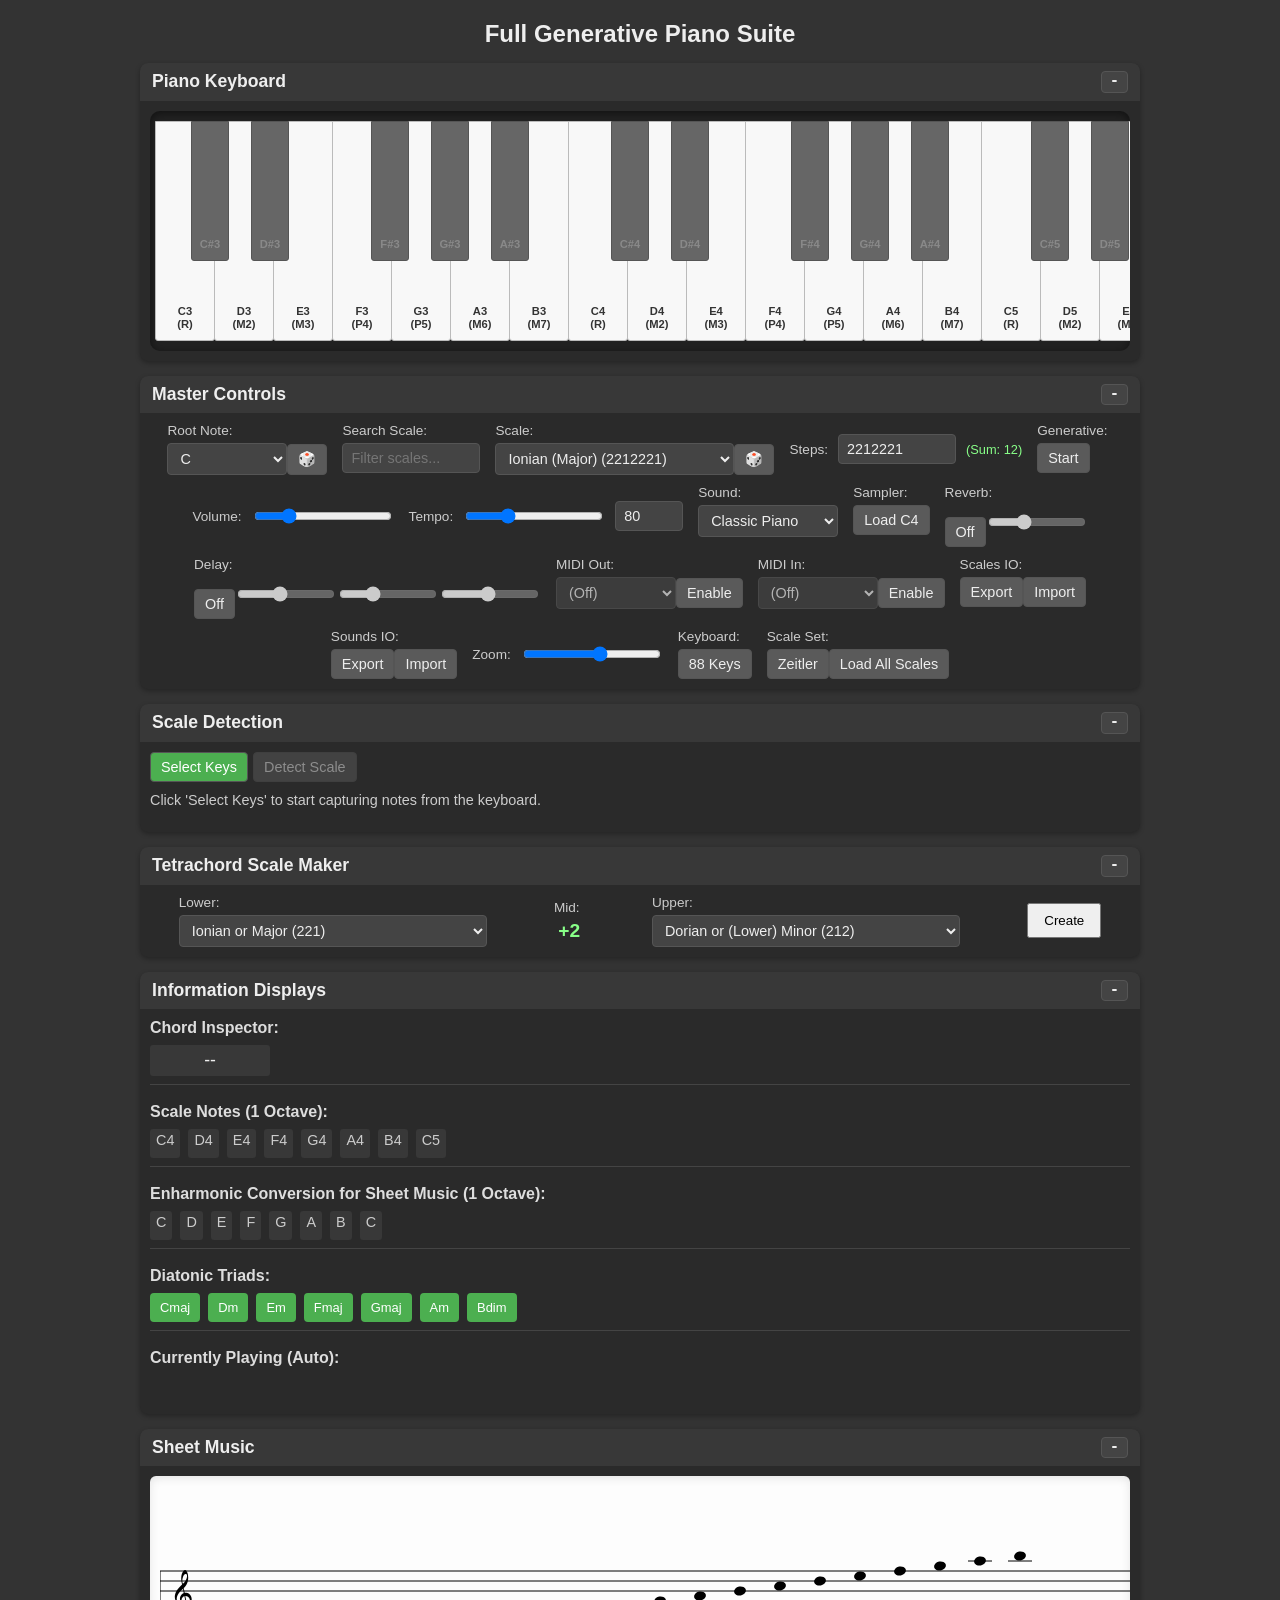
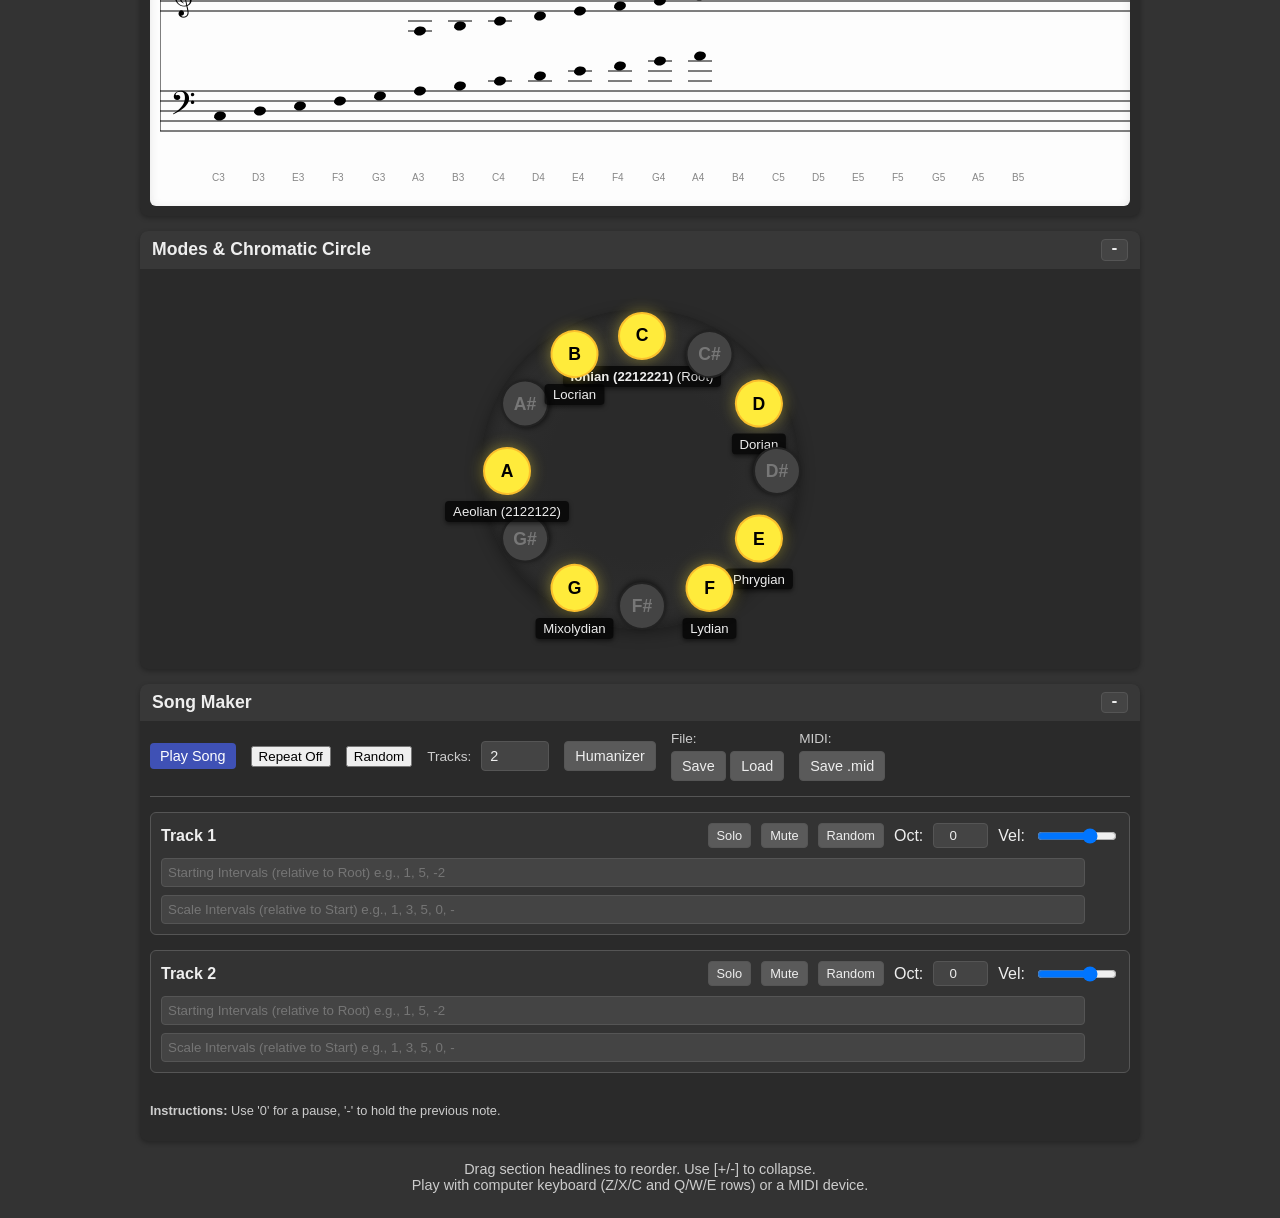
<file: index.html>
<!DOCTYPE html>
<html lang="en">
<head>
    <meta charset="UTF-8">
    <meta name="viewport" content="width=device-width, initial-scale=1.0, user-scalable=no">
    <title>Full Generative Piano Suite</title>
    <!-- Link to the external stylesheet -->
    <link rel="stylesheet" href="style.css">
</head>
<body>

    <h1>Full Generative Piano Suite</h1>

    <div id="main-container">
        
        <div class="draggable-section" data-section-id="piano">
            <div class="section-header" draggable="true">
                <h3>Piano Keyboard</h3>
                <button class="toggle-btn">-</button>
            </div>
            <div class="section-content">
                <div class="piano-container" id="pianoContainer">
                    <div class="piano-keyboard" id="pianoKeyboard"></div>
                </div>
            </div>
        </div>

        <div class="draggable-section" data-section-id="controls">
            <div class="section-header" draggable="true">
                <h3>Master Controls</h3>
                <button class="toggle-btn">-</button>
            </div>
            <div class="section-content master-controls-container-content">
                <div class="control-group"><label for="rootNoteSelect">Root Note:</label><div><select id="rootNoteSelect"></select><button id="randomRootBtn" title="Random Root">🎲</button></div></div>
                <div class="control-group"><label for="scaleSearchInput">Search Scale:</label><input type="text" id="scaleSearchInput" placeholder="Filter scales..."></div>
                <div class="control-group"><label for="scaleSelect">Scale:</label><div><select id="scaleSelect"></select><button id="randomScaleBtn" title="Random Scale">🎲</button></div></div>
                <div class="control-group control-group-horizontal"><label for="semistepsInput">Steps:</label><input type="text" id="semistepsInput" title="e.g., 2212221"><span id="semistepsSumDisplay"></span></div>
                <div class="control-group"><label for="autoPlayBtn">Generative:</label><button id="autoPlayBtn">Start</button></div>
                <div class="control-group control-group-horizontal"><label for="volumeSlider">Volume:</label><input type="range" id="volumeSlider" min="0" max="1" step="0.01" value="0.18"></div>
                <div class="control-group control-group-horizontal"><label for="tempoSlider">Tempo:</label><input type="range" id="tempoSlider" min="40" max="200" step="1" value="80"><input type="number" id="tempoInput" min="40" max="200" value="80"></div>
                <div class="control-group"><label for="soundTypeSelect">Sound:</label><select id="soundTypeSelect"></select></div>
                <div class="control-group"><label>Sampler:</label><div><button id="loadSampleBtn">Load C4</button><input type="file" id="sampleFileInput" accept="audio/*" style="display: none;"></div></div>
                <div class="control-group"><label>Reverb:</label><div class="control-group-horizontal"><button id="reverbToggleBtn">Off</button><input type="range" id="reverbMixSlider" class="effect-slider" min="0" max="1" step="0.01" value="0.3" disabled></div></div>
                <div class="control-group"><label>Delay:</label><div class="control-group-horizontal"><button id="delayToggleBtn">Off</button><input type="range" id="delayMixSlider" title="Mix" class="effect-slider" min="0" max="1" step="0.01" value="0.4" disabled><input type="range" id="delayTimeSlider" title="Time" class="effect-slider" min="0.05" max="1.0" step="0.01" value="0.3" disabled><input type="range" id="delayFeedbackSlider" title="Feedback" class="effect-slider" min="0" max="0.85" step="0.01" value="0.4" disabled></div></div>
                <div class="control-group"><label>MIDI Out:</label><div><select id="midiOutSelect" disabled><option value="">(Off)</option></select><button id="midiOutToggleBtn">Enable</button></div></div>
                <div class="control-group"><label>MIDI In:</label><div><select id="midiInSelect" disabled><option value="">(Off)</option></select><button id="midiInToggleBtn">Enable</button></div></div>
                <div class="control-group"><label>Scales IO:</label><div><button id="exportScalesBtn">Export</button><button id="importScalesBtn">Import</button><input type="file" id="scalesFileInput" accept=".json" style="display: none;"></div></div>
                <div class="control-group"><label>Sounds IO:</label><div><button id="exportSoundsBtn">Export</button><button id="importSoundsBtn">Import</button><input type="file" id="soundsFileInput" accept=".json" style="display: none;"></div></div>
                <div class="control-group control-group-horizontal"><label for="zoomSlider">Zoom:</label><input type="range" id="zoomSlider" min="0.3" max="1.5" step="0.05" value="1"></div>
                <div class="control-group"><label>Keyboard:</label><button id="toggle88KeysBtn">88 Keys</button></div>
                <div class="control-group"><label>Scale Set:</label><div><button id="scaleSetToggleBtn">Zeitler</button><button id="loadJsScalesBtn">Load All Scales</button></div></div>
            </div>
        </div>

        <!-- Scale Detection Section -->
        <div class="draggable-section" data-section-id="scaledetect">
            <div class="section-header" draggable="true">
                <h3>Scale Detection</h3>
                <button class="toggle-btn">-</button>
            </div>
            <div class="section-content scale-detect-content">
                <div class="control-group control-group-horizontal">
                    <button id="selectKeysBtn" style="background-color: #4CAF50; color: white;">Select Keys</button>
                    <button id="detectScaleBtn" disabled style="opacity: 0.5;">Detect Scale</button>
                </div>
                <p id="scaleDetectInfo" class="info" style="margin-top: 10px; text-align: left; max-width: 100%;">
                    Click 'Select Keys' to start capturing notes from the keyboard.
                </p>
            </div>
        </div>

        <div class="draggable-section" data-section-id="tetrachord">
            <div class="section-header" draggable="true">
                <h3>Tetrachord Scale Maker</h3>
                <button class="toggle-btn">-</button>
            </div>
            <div class="section-content tetrachord-maker-content">
                <div class="tetrachord-controls">
                    <div class="control-group"><label for="lowerTetrachordSelect">Lower:</label><select id="lowerTetrachordSelect"></select></div>
                    <div class="control-group" style="align-items: center;"><label>Mid:</label><span id="middleStepDisplay" style="font-weight: bold; font-size: 1.2em; color: #8f8;">+2</span></div>
                    <div class="control-group"><label for="upperTetrachordSelect">Upper:</label><select id="upperTetrachordSelect"></select></div>
                    <button id="createScaleFromTetrachordsBtn" style="padding: 8px 15px;">Create</button>
                </div>
            </div>
        </div>

        <div class="draggable-section" data-section-id="displays">
            <div class="section-header" draggable="true">
                <h3>Information Displays</h3>
                <button class="toggle-btn">-</button>
            </div>
            <div class="section-content info-displays-content">
                <div class="info-block"><h4 class="info-block-header">Chord Inspector:</h4><div id="chordNameDisplay" class="scale-note-item">--</div></div>
                <div class="info-block"><h4 class="info-block-header">Scale Notes (1 Octave):</h4><div id="scaleNotesDisplay"></div></div>
                <!-- Enharmonic Conversion Display -->
                <div class="info-block"><h4 class="info-block-header">Enharmonic Conversion for Sheet Music (1 Octave):</h4><div id="enharmonicNotesDisplay"></div></div>
                <div class="info-block"><h4 class="info-block-header">Diatonic Triads:</h4><div id="chordButtonsDisplay"></div></div>
                <div class="info-block"><h4 class="info-block-header">Currently Playing (Auto):</h4><div id="currentlyPlayingNotesDisplay"></div></div>
            </div>
        </div>
        
        <!-- Sheet Music Section -->
        <div class="draggable-section" data-section-id="sheetmusic">
            <div class="section-header" draggable="true">
                <h3>Sheet Music</h3>
                <button class="toggle-btn">-</button>
            </div>
            <div class="section-content">
                <div class="sheet-music-container">
                    <canvas id="sheetMusicCanvas" width="900"></canvas>
                </div>
            </div>
        </div>
        
        <div class="draggable-section" data-section-id="songmaker">
            <div class="section-header" draggable="true">
                <h3>Song Maker</h3>
                <button class="toggle-btn">-</button>
            </div>
            <div class="section-content song-maker-content">
                <div class="song-maker-master-controls">
                    <button id="songMakerPlayBtn" class="chord-button" style="background-color: #3f51b5;">Play Song</button>
                    <button id="songMakerRepeatBtn">Repeat Off</button>
                    <button id="songMakerRandomBtn">Random</button>
                    <div class="control-group control-group-horizontal">
                        <label for="songMakerTrackCount">Tracks:</label>
                        <input type="number" id="songMakerTrackCount" value="2" min="1" max="16" style="width: 50px;">
                    </div>
                     <div class="control-group">
                        <button id="humanizerToggleBtn" class="humanizer-toggle-btn">Humanizer</button>
                        <div id="humanizerControls" class="humanizer-controls">
                            <label for="humanizerTimingSlider" title="Max random timing shift as % of beat">Timing:</label>
                            <input type="range" id="humanizerTimingSlider" min="0" max="50" step="1" value="10" class="effect-slider">
                            <label for="humanizerVelocitySlider" title="Max random velocity variation (±)">Velocity:</label>
                            <input type="range" id="humanizerVelocitySlider" min="0" max="50" step="1" value="15" class="effect-slider">
                        </div>
                    </div>
                    <div class="control-group">
                         <label>File:</label>
                         <div>
                            <button id="saveSongBtn">Save</button>
                            <button id="loadSongBtn">Load</button>
                            <input type="file" id="songFileInput" accept=".json" style="display: none;">
                        </div>
                    </div>
                     <div class="control-group">
                        <label>MIDI:</label>
                        <button id="saveMidiBtn">Save .mid</button>
                    </div>
                </div>

                <div id="songMakerTracksContainer" class="song-maker-tracks-container">
                    <!-- Tracks will be dynamically inserted here -->
                </div>
                
                <p class="info" style="text-align: left; font-size: 0.8em; margin-top: 15px; max-width: 100%;">
                    <strong>Instructions:</strong> Use '0' for a pause, '-' to hold the previous note.
                </p>
            </div>
        </div>

    </div>

    <p class="info">
        Drag section headlines to reorder. Use [+/-] to collapse.
        <br>Play with computer keyboard (Z/X/C and Q/W/E rows) or a MIDI device.
    </p>

    <!-- External Scripts -->
    <script src="12EDOscaleList.js"></script>
    <script src="zeitler_all_the_scales.js"></script>
    <script src="EnharmonicConversion.js"></script> 
    <script src="SheetMusic.js"></script> 
    <script src="SongMaker.js"></script> 
    <script src="AutoPlay.js"></script>
    <script src="main.js"></script>
    <script src="scaleDetection.js"></script>
    <script src="modes.js"></script>
</body>
</html>
</file>
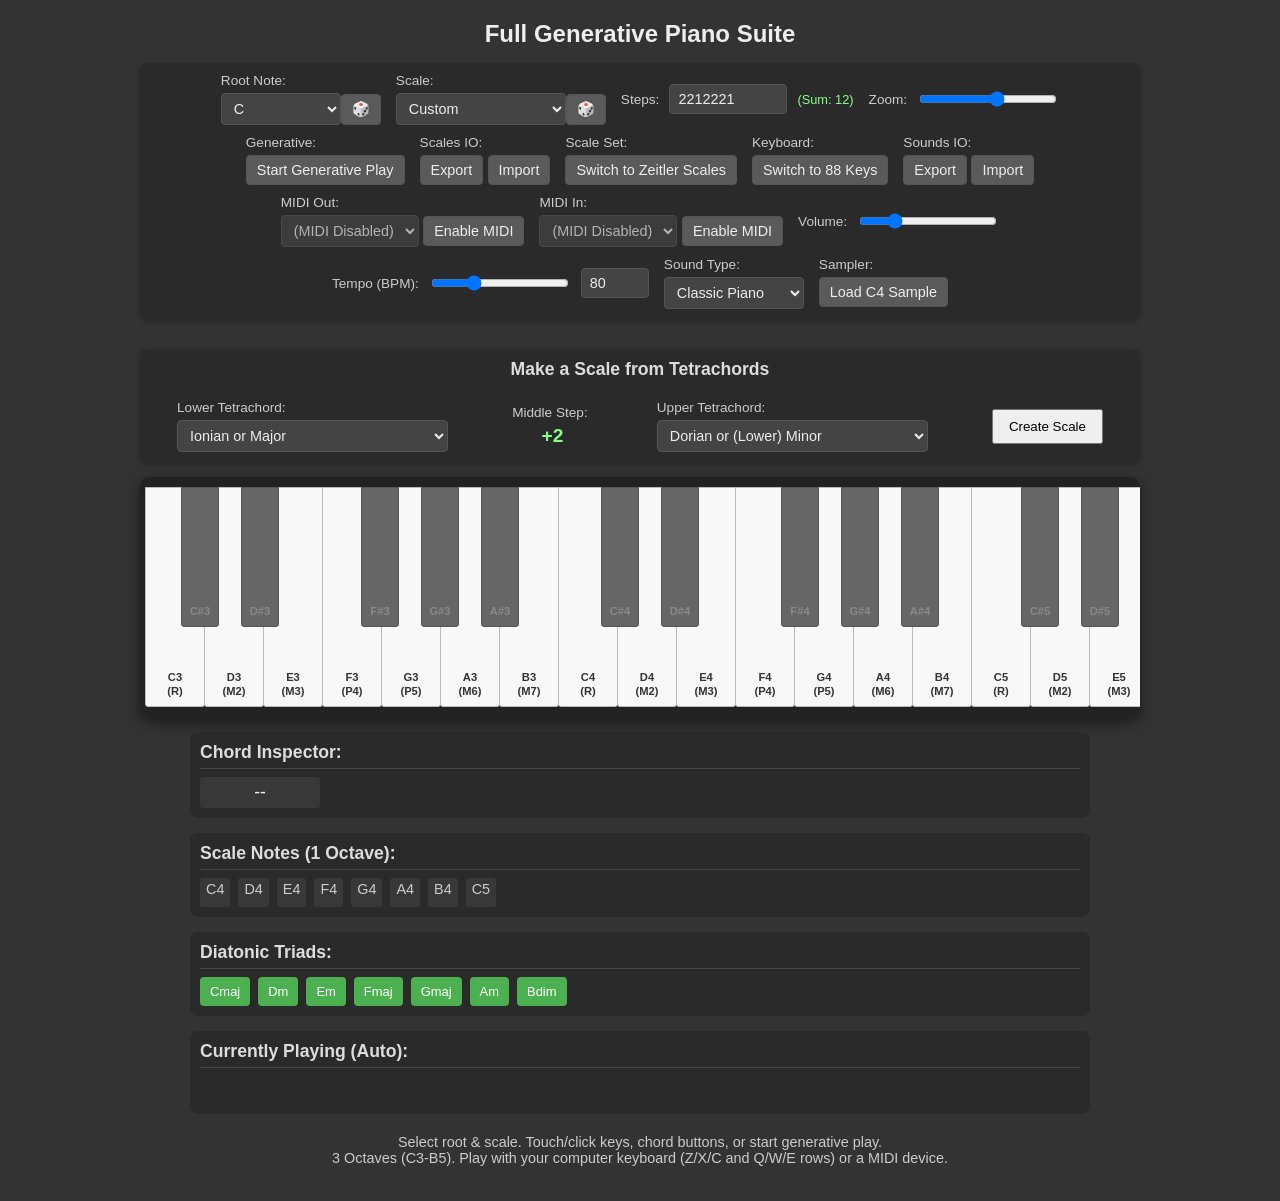
<file: Piano scales auto-play13.html>
<!DOCTYPE html>
<html lang="en">
<head>
    <meta charset="UTF-8">
    <meta name="viewport" content="width=device-width, initial-scale=1.0, user-scalable=no">
    <title>Full Generative Piano Suite</title>
    <style>
        /* ... (CSS is the same as your previous version, with minor additions) ... */
        :root {
            --white-key-width: 60px;
            --white-key-height: 220px;
            --black-key-width: 38px;
            --black-key-height: 140px;
            --key-border-radius: 3px;
        }

        body {
            font-family: sans-serif;
            display: flex;
            flex-direction: column;
            align-items: center;
            padding-top: 10px;
            padding-bottom: 20px;
            margin: 0;
            background-color: #333;
            color: #eee;
            overscroll-behavior-y: contain;
        }

        h1 {
            margin-top: 10px;
            margin-bottom: 15px;
            text-align: center;
            font-size: 1.5em;
        }

        .master-controls-container {
            display: flex;
            flex-wrap: wrap;
            justify-content: center;
            gap: 10px 15px; /* row-gap column-gap */
            margin-bottom: 15px;
            padding: 10px;
            background-color: #2a2a2a;
            border-radius: 8px;
            box-shadow: 0 2px 5px rgba(0,0,0,0.3);
            width: 95vw;
            max-width: 1000px; 
            box-sizing: border-box;
        }

        .control-group {
            display: flex;
            flex-direction: column;
            align-items: flex-start;
            gap: 5px;
        }
        .control-group-horizontal {
             flex-direction: row;
             align-items: center;
        }
        .control-group label {
            font-size: 0.85em;
            color: #ccc;
            margin-right: 5px;
        }
        .control-group select,
        .control-group input[type="text"],
        .control-group input[type="number"],
        .control-group input[type="range"],
        .control-group button {
            padding: 6px 8px;
            border-radius: 4px;
            border: 1px solid #555;
            background-color: #444;
            color: #eee;
            font-size: 0.9em;
        }
        .control-group input[type="text"] { width: 100px; } /* Adjusted width */
        #semistepsSumDisplay { font-size: 0.8em; color: #8f8; padding-left: 5px; }
        #semistepsSumDisplay.non-octave { color: #f90; }

        .control-group select { min-width: 120px; } 
        .control-group button { cursor: pointer; background-color: #5a5a5a; padding: 6px 10px; }
        .control-group button:hover { background-color: #6b6b6b; }
        
        #autoPlayBtn.playing, #midiOutToggleBtn.active, #midiInToggleBtn.active { 
            background-color: #f44336; 
            color: white;
        }
        #autoPlayBtn.playing:hover, #midiOutToggleBtn.active:hover, #midiInToggleBtn.active:hover {
            background-color: #d32f2f;
        }


        #zoomSlider, #volumeSlider, #tempoSlider { width: 120px; cursor: pointer; } 
        #tempoInput { width: 50px; margin-left: 5px; -moz-appearance: textfield; }
        #tempoInput::-webkit-outer-spin-button, #tempoInput::-webkit-inner-spin-button { -webkit-appearance: none; margin: 0; }

        .piano-container {
            width: 95vw;
            max-width: 1000px;
            overflow-x: auto;
            overflow-y: hidden;
            padding: 10px 0;
            background-color: #222;
            border-radius: 10px;
            box-shadow: 0 5px 15px rgba(0,0,0,0.5);
            scrollbar-width: auto; 
            scrollbar-color: #666 #333;
        }
        .piano-container::-webkit-scrollbar { height: 12px; }
        .piano-container::-webkit-scrollbar-track { background: #333; border-radius: 6px; }
        .piano-container::-webkit-scrollbar-thumb { background-color: #666; border-radius: 6px; }
        .piano-container::-webkit-scrollbar-thumb:hover { background-color: #777; }

        .piano-keyboard {
            display: flex;
            position: relative;
            height: var(--white-key-height);
            padding: 0 5px;
        }

        .key {
            display: flex;
            flex-direction: column;
            justify-content: flex-end;
            align-items: center;
            box-sizing: border-box;
            cursor: pointer;
            user-select: none;
            -webkit-tap-highlight-color: transparent;
            padding-bottom: 8px;
            font-size: 0.7em;
            font-weight: bold;
            transition: background-color 0.1s ease-out;
            text-align: center;
        }

        .white-key {
            width: var(--white-key-width);
            height: var(--white-key-height);
            background-color: #f8f8f8;
            border: 1px solid #bbb;
            border-bottom-left-radius: var(--key-border-radius);
            border-bottom-right-radius: var(--key-border-radius);
            color: #333;
            z-index: 1;
            margin-right: -1px;
        }
        .white-key.pressed:not(.key-disabled),
        .white-key.chord-note-active:not(.key-disabled) { background-color: #d0d0d0; }
        .white-key:active:not(.key-disabled) { background-color: #c0c0c0; }
        .white-key.auto-playing-note:not(.key-disabled) { background-color: #add8e6; }


        .black-key {
            position: absolute;
            width: var(--black-key-width);
            height: var(--black-key-height);
            background-color: #333;
            border: 1px solid #222;
            border-bottom-left-radius: var(--key-border-radius);
            border-bottom-right-radius: var(--key-border-radius);
            color: #eee;
            z-index: 2;
            top: 0;
        }
        .black-key.pressed:not(.key-disabled),
        .black-key.chord-note-active:not(.key-disabled) { background-color: #505050; }
        .black-key:active:not(.key-disabled) { background-color: #454545; }
        .black-key.auto-playing-note:not(.key-disabled) { background-color: #4682b4; }
        
        .key-label { pointer-events: none; line-height: 1.2; }

        .key.key-disabled { cursor: not-allowed; }
        .white-key.key-disabled { background-color: #aaa !important; color: #777 !important; border-color: #999; }
        .black-key.key-disabled { background-color: #666 !important; color: #999 !important; border-color: #555; }
        .key.key-disabled .key-label { opacity: 0.7; }

        .info-display-area {
            margin-top: 15px;
            padding: 10px;
            background-color: #2a2a2a;
            border-radius: 8px;
            width: 90vw;
            max-width: 900px;
            box-sizing: border-box;
            text-align: left;
        }
        .info-display-area h3 {
            margin-top: 0;
            margin-bottom: 8px;
            font-size: 1.1em;
            color: #ddd;
            border-bottom: 1px solid #444;
            padding-bottom: 5px;
        }
        #scaleNotesDisplay, #chordButtonsDisplay, #currentlyPlayingNotesDisplay {
            display: flex;
            flex-wrap: wrap;
            gap: 8px;
            font-size: 0.9em;
            color: #ccc;
            min-height: 2em; 
        }
        .scale-note-item, .playing-note-item {
            padding: 3px 6px;
            background-color: #383838;
            border-radius: 3px;
        }
        #chordNameDisplay {
            font-size: 1.1em; padding: 5px 10px; display: inline-block; min-width: 100px; text-align: center;
        }
        .chord-button {
            padding: 5px 10px;
            background-color: #4CAF50;
            color: white;
            border: none;
            border-radius: 4px;
            cursor: pointer;
            font-size: 0.9em;
            transition: background-color 0.2s;
        }
        .chord-button:hover { background-color: #45a049; }
        .chord-button:active { background-color: #3e8e41; }
        
        .tetrachord-maker-container {
            flex-direction: column;
            align-items: stretch;
            margin-top: 15px;
        }
        .tetrachord-maker-container h3 {
            text-align: center; margin: 0 0 10px 0; font-size: 1.1em; color: #ddd; border: none;
        }
        .tetrachord-controls {
            display: flex; justify-content: space-around; align-items: center; flex-wrap: wrap; gap: 10px;
        }


        .info { margin-top: 20px; font-size: 0.9em; color: #ccc; text-align: center; max-width: 90vw; }
    </style>
</head>
<body>

    <h1>Full Generative Piano Suite</h1>

    <div class="master-controls-container">
        <div class="control-group">
            <label for="rootNoteSelect">Root Note:</label>
            <div><select id="rootNoteSelect"></select><button id="randomRootBtn" title="Random Root">🎲</button></div>
        </div>
        <div class="control-group">
            <label for="scaleSelect">Scale:</label>
            <div><select id="scaleSelect"></select><button id="randomScaleBtn" title="Random Scale">🎲</button></div>
        </div>
        <div class="control-group control-group-horizontal">
            <label for="semistepsInput">Steps:</label>
            <input type="text" id="semistepsInput" title="e.g., 2212221"><span id="semistepsSumDisplay"></span>
        </div>
        <div class="control-group control-group-horizontal">
            <label for="zoomSlider">Zoom:</label>
            <input type="range" id="zoomSlider" min="0.3" max="1.5" step="0.05" value="1">
        </div>
         <div class="control-group">
            <label for="autoPlayBtn">Generative:</label>
            <button id="autoPlayBtn">Start Generative Play</button>
        </div>
        <div class="control-group">
            <label>Scales IO:</label> 
            <div>
                <button id="exportScalesBtn">Export</button>
                <button id="importScalesBtn">Import</button>
                <input type="file" id="scalesFileInput" accept=".json" style="display: none;">
            </div>
        </div>
        <div class="control-group">
            <label>Scale Set:</label>
            <button id="scaleSetToggleBtn">Switch to Zeitler Scales</button>
        </div>
        <div class="control-group">
            <label for="toggle88KeysBtn">Keyboard:</label>
            <button id="toggle88KeysBtn">Switch to 88 Keys</button>
        </div>
        <div class="control-group">
            <label>Sounds IO:</label> 
            <div>
                <button id="exportSoundsBtn">Export</button>
                <button id="importSoundsBtn">Import</button>
                <input type="file" id="soundsFileInput" accept=".json" style="display: none;">
            </div>
        </div>
        <div class="control-group">
            <label for="midiOutSelect">MIDI Out:</label> 
            <div>
                <select id="midiOutSelect" disabled><option value="">(MIDI Disabled)</option></select>
                <button id="midiOutToggleBtn">Enable MIDI</button>
            </div>
        </div>
        <div class="control-group">
            <label for="midiInSelect">MIDI In:</label> 
            <div>
                <select id="midiInSelect" disabled><option value="">(MIDI Disabled)</option></select>
                <button id="midiInToggleBtn">Enable MIDI</button>
            </div>
        </div>
        <div class="control-group control-group-horizontal"> 
            <label for="volumeSlider">Volume:</label>
            <input type="range" id="volumeSlider" min="0" max="1" step="0.01" value="0.18">
        </div>
        <div class="control-group control-group-horizontal"> 
            <label for="tempoSlider">Tempo (BPM):</label>
            <input type="range" id="tempoSlider" min="40" max="200" step="1" value="80"> 
            <input type="number" id="tempoInput" min="40" max="200" value="80">
        </div>
        <div class="control-group"> 
            <label for="soundTypeSelect">Sound Type:</label>
            <select id="soundTypeSelect">
                <!-- Options will be populated by JavaScript -->
            </select>
        </div>
        <div class="control-group"> 
            <label>Sampler:</label>
            <div>
                <button id="loadSampleBtn">Load C4 Sample</button>
                <input type="file" id="sampleFileInput" accept="audio/*" style="display: none;">
            </div>
        </div>
    </div>

    <div class="tetrachord-maker-container master-controls-container">
        <h3>Make a Scale from Tetrachords</h3>
        <div class="tetrachord-controls">
            <div class="control-group">
                <label for="lowerTetrachordSelect">Lower Tetrachord:</label>
                <select id="lowerTetrachordSelect"></select>
            </div>
            <div class="control-group" style="align-items: center;">
                <label>Middle Step:</label>
                <span id="middleStepDisplay" style="font-weight: bold; font-size: 1.2em; color: #8f8;">+2</span>
            </div>
            <div class="control-group">
                <label for="upperTetrachordSelect">Upper Tetrachord:</label>
                <select id="upperTetrachordSelect"></select>
            </div>
            <button id="createScaleFromTetrachordsBtn" style="padding: 8px 15px;">Create Scale</button>
        </div>
    </div>


    <div class="piano-container" id="pianoContainer">
        <div class="piano-keyboard" id="pianoKeyboard"></div>
    </div>

    <div class="info-display-area">
        <h3>Chord Inspector:</h3>
        <div id="chordNameDisplay" class="scale-note-item">--</div>
    </div>
    <div class="info-display-area">
        <h3>Scale Notes (1 Octave):</h3>
        <div id="scaleNotesDisplay"></div>
    </div>
    <div class="info-display-area">
        <h3>Diatonic Triads:</h3>
        <div id="chordButtonsDisplay"></div>
    </div>
    <div class="info-display-area"> 
        <h3>Currently Playing (Auto):</h3>
        <div id="currentlyPlayingNotesDisplay"></div>
    </div>


    <p class="info">
        Select root & scale. Touch/click keys, chord buttons, or start generative play.
        <br>3 Octaves (C3-B5). Play with your computer keyboard (Z/X/C and Q/W/E rows) or a MIDI device.
    </p>

    <script>
        let audioContext;
        let masterVolumeNode; 
        let effectiveBaseTempoMs = 750; // Default: 60000 / 80 BPM

        const SOUND_DURATION = 1.8; 
        const NOTE_RELATIVE_MAX_GAIN = 1.0; 
        const DEFAULT_ATTACK_TIME = 0.02;  
        const DEFAULT_DECAY_TIME = 0.3;    
        const DEFAULT_SUSTAIN_LEVEL = 0.6; 
        const DEFAULT_ADSR_RELEASE_CONSTANT = 0.1;

        // Auto Play Specifics (remains the same)
        const RHYTHM_PATTERNS = { "standard": [0.25, 0.5, 0.5, 0.5, 0.75, 1, 1, 1, 1, 1, 1.5, 2], "blues_swing": [0.75, 0.25, 1, 0.75, 0.25, 1.5, 1, 0.75, 0.25], "reggae_skank": [1, 0.5, 0.5, 1, 0.5, 0.5, 1, 0.5, 0.5], "jazz_swing": [0.66, 0.33, 1, 0.66, 0.33, 1.5, 0.66, 0.33, 1], "latino_sync": [0.5, 0.25, 0.25, 1, 0.5, 0.75, 0.25, 1.5, 0.5, 0.5] }; const RHYTHM_STYLE_PROBABILITY = 0.5; const MELODY_REPETITIONS = 2; const TRANSPOSITION_LEVEL_SEQUENCE = [0, 7, 2, 9, 4, 11, 6, 1, 8, 3, 10, 5]; const MIN_MELODIC_INTERVAL = 3; const MONORHYTHM_PROBABILITY = 0.1; const SCALE_RUN_PROBABILITY = 0.05; const SCALE_RUN_NOTE_DURATION_FACTOR = 0.30; const TIME_SIGNATURE_CONFIGS = [ { sig: "4/4", notesPerBar: 4, bars: 2 }, { sig: "3/4", notesPerBar: 3, bars: 2 }, { sig: "4/4", notesPerBar: 2, bars: 4 } ]; const SLOW_TEMPO_PROBABILITY = 0.2; const SLOW_TEMPO_MULTIPLIER = 1.6; const TEMPO_VARIATION_PERCENT = 0.03; const BASS_HARMONY_PROBABILITY = 0.4; const BASS_HARMONY_GAIN_SCALE = 0.5; const PROBABILITY_PLAY_CHORDAL = 0.7; const CHORD_VOICING_GAIN_SCALE = 0.6; const NOTE_REPETITION_PROBABILITY = 0.2; const MAX_NOTE_REPETITIONS = 2; const ARPEGGIO_PROBABILITY = 0.75; const ARPEGGIO_TYPES = [ [0, 2, 4], [0, 2, 4, 6] ]; const ARPEGGIO_NOTE_DURATION_FACTOR = 0.4; const BASS_ALTERNATION_PROBABILITY = 0.6; const REPEATING_CHORD_PROBABILITY = 0.3; const REPEATING_CHORD_DURATION_FACTOR = 0.75; const REPEATING_CHORD_DEGREES = [2, 4, 6]; const CHORD_TONE_MELODY_PROBABILITY = 0.8; 

        // MIDI & Input Specifics
        let midiAccess = null;
        let currentMidiOutput = null;
        let isMidiOutEnabled = false;
        const activeMidiNotes = new Map(); 
        const MIDI_BASE_VELOCITY = 80;         
        const MIDI_VELOCITY_VARIATION_RANGE = 30; 
        let isMidiInEnabled = false;
        let currentMidiInput = null;
        const activeComputerKeys = new Set();
        const userHeldNotes = new Set(); // For chord detection
        // C4-B4 white keys: z,x,c,v,b,n,m
        // C4-B4 black keys: s,d,g,h,j
        // C5-B5 white keys: q,w,e,r,t,y,u
        // C5-B5 black keys: 2,3,5,6,7
        const KEYBOARD_MAP = {
            'z': 'C4', 's': 'C#4', 'x': 'D4', 'd': 'D#4', 'c': 'E4', 'v': 'F4', 
            'g': 'F#4', 'b': 'G4', 'h': 'G#4', 'n': 'A4', 'j': 'A#4', 'm': 'B4',
            'q': 'C5', '2': 'C#5', 'w': 'D5', '3': 'D#5', 'e': 'E5', 'r': 'F5',
            '5': 'F#5', 't': 'G5', '6': 'G#5', 'y': 'A5', '7': 'A#5', 'u': 'B5',
        };

        const BASE_DIMENSIONS = { whiteKeyWidth: 60, whiteKeyHeight: 220, blackKeyWidth: 38, blackKeyHeight: 140, keyBorderRadius: 3 };
        let is88KeyMode = false;

        const noteFrequencies = {};
        const ALL_NOTES_CHROMATIC = ["C", "C#", "D", "D#", "E", "F", "F#", "G", "G#", "A", "A#", "B"];
        const A4_FREQ = 440.0;
        const A4_MIDI_NUMBER = 69;
        for (let octave = 0; octave < 9; octave++) {
            ALL_NOTES_CHROMATIC.forEach((noteBase, index) => {
                const noteName = noteBase + octave;
                const currentMidiNumber = 12 * (octave - 4) + (index - 9) + A4_MIDI_NUMBER;
                noteFrequencies[noteName] = A4_FREQ * Math.pow(2, (currentMidiNumber - A4_MIDI_NUMBER) / 12);
            });
        }
        
        const keysData = [];
        
        // --- SCALE DATA ---
        const BASIC_SCALES = [ { name: "Ionian (Major)", steps: "2212221" }, { name: "Dorian", steps: "2122212" }, { name: "Phrygian", steps: "1222122" }, { name: "Lydian", steps: "2221221" }, { name: "Mixolydian", steps: "2212212" }, { name: "Aeolian (Nat. Minor)", steps: "2122122" }, { name: "Locrian", steps: "1221222" }, { name: "Harmonic Minor", steps: "2122131" }, { name: "Melodic Minor (Asc.)", steps: "2122221" }, { name: "Major Pentatonic", steps: "22323" }, { name: "Minor Pentatonic", steps: "32232" }, { name: "Blues", steps: "321132" }, { name: "Chromatic", steps: "111111111111"}, { name: "Whole Tone", steps: "222222"}, { name: "Diminished (WH)", steps: "21212121"}, { name: "Diminished (HW)", steps: "12121212"}, { name: "Custom", steps: ""} ];
        const ZEITLER_SCALES = [ { "name": "Ionian", "steps": "2212221" }, { "name": "Dorian", "steps": "2122212" }, { "name": "Phrygian", "steps": "1222122" }, { "name": "Lydian", "steps": "2221221" }, { "name": "Mixolydian", "steps": "2212212" }, { "name": "Aeolian", "steps": "2122122" }, { "name": "Locrian", "steps": "1221222" }, { "name": "Ionythian", "steps": "4122111" }, { "name": "Aeolyrian", "steps": "1221114" }, { "name": "Gorian", "steps": "2211141" }, { "name": "Aeolodian", "steps": "2111412" }, { "name": "Doptian", "steps": "1114122" }, { "name": "Aeraphian", "steps": "1141221" }, { "name": "Zacrian", "steps": "1412211" }, { "name": "Ionarian", "steps": "4113111" }, { "name": "Dynian", "steps": "1131114" }, { "name": "Zydian", "steps": "1311141" }, { "name": "Zathian", "steps": "3111411" }, { "name": "Radian", "steps": "1114113" }, { "name": "Stonian", "steps": "1141131" }, { "name": "Syptian", "steps": "1411311" }, { "name": "Aeolacrian", "steps": "4111311" }, { "name": "Zythian", "steps": "1113114" }, { "name": "Dyrian", "steps": "1131141" }, { "name": "Koptian", "steps": "1311411" }, { "name": "Thocrian", "steps": "3114111" }, { "name": "Aeolanian", "steps": "1141113" }, { "name": "Danian", "steps": "1411131" }, { "name": "Zogian", "steps": "4111221" }, { "name": "Epyrian", "steps": "1112214" }, { "name": "Lycrian", "steps": "1122141" }, { "name": "Daptian", "steps": "1221411" }, { "name": "Kygian", "steps": "2214111" }, { "name": "Mocrian", "steps": "2141112" }, { "name": "Zynian", "steps": "1411122" }, { "name": "Phrolian", "steps": "3221211" }, { "name": "Ionagian", "steps": "2212113" }, { "name": "Aeodian", "steps": "2121132" }, { "name": "Kycrian", "steps": "1211322" }, { "name": "Epygian", "steps": "2113221" }, { "name": "Zaptian", "steps": "1132212" }, { "name": "Kagian", "steps": "1322121" }, { "name": "Soptian", "steps": "3221112" }, { "name": "Ionyptian", "steps": "2211123" }, { "name": "Gyrian", "steps": "2111232" }, { "name": "Zalian", "steps": "1112322" }, { "name": "Stolian", "steps": "1123221" }, { "name": "Bylian", "steps": "1232211" }, { "name": "Zothian", "steps": "2322111" }, { "name": "Thonian", "steps": "3212211" }, { "name": "Phrorian", "steps": "2122113" }, { "name": "Stadian", "steps": "1221132" }, { "name": "Thodian", "steps": "2211321" }, { "name": "Dogian", "steps": "2113212" }, { "name": "Mixopyrian", "steps": "1132122" }, { "name": "Garian", "steps": "1321221" }, { "name": "Epathian", "steps": "3211311" }, { "name": "Mythian", "steps": "2113113" }, { "name": "Sogian", "steps": "1131132" }, { "name": "Gogian", "steps": "1311321" }, { "name": "Rothian", "steps": "3113211" }, { "name": "Katarian", "steps": "1132113" }, { "name": "Stylian", "steps": "1321131" }, { "name": "Stathian", "steps": "3211122" }, { "name": "Mixonyphian", "steps": "2111223" }, { "name": "Magian", "steps": "1112232" }, { "name": "Dadian", "steps": "1122321" }, { "name": "Aeolylian", "steps": "1223211" }, { "name": "Gycrian", "steps": "2232111" }, { "name": "Pyrian", "steps": "2321112" }, { "name": "Epogian", "steps": "3113112" }, { "name": "Lanian", "steps": "1131123" }, { "name": "Paptian", "steps": "1311231" }, { "name": "Ionacrian", "steps": "3112311" }, { "name": "Gathian", "steps": "1123113" }, { "name": "Ionyphian", "steps": "1231131" }, { "name": "Phrynian", "steps": "2311311" }, { "name": "Ionycrian", "steps": "3112212" }, { "name": "Phradian", "steps": "1122123" }, { "name": "Aeolorian", "steps": "1221231" }, { "name": "Gonian", "steps": "2212311" }, { "name": "Dalian", "steps": "2123112" }, { "name": "Dygian", "steps": "1231122" }, { "name": "Zolian", "steps": "2311221" }, { "name": "Aerathian", "steps": "3112122" }, { "name": "Sarian", "steps": "1121223" }, { "name": "Zoptian", "steps": "1212231" }, { "name": "Aeracrian", "steps": "2122311" }, { "name": "Byptian", "steps": "1223112" }, { "name": "Darian", "steps": "2231121" }, { "name": "Lonian", "steps": "2311212" }, { "name": "Aeopian", "steps": "4212111" }, { "name": "Rygian", "steps": "2121114" }, { "name": "Epynian", "steps": "1211142" }, { "name": "Ionogian", "steps": "2111421" }, { "name": "Kydian", "steps": "1114212" }, { "name": "Gaptian", "steps": "1142121" }, { "name": "Tharian", "steps": "1421211" }, { "name": "Epycrian", "steps": "4211121" }, { "name": "Gocrian", "steps": "2111214" }, { "name": "Katolian", "steps": "1112142" }, { "name": "Thoptian", "steps": "1121421" }, { "name": "Bagian", "steps": "1214211" }, { "name": "Kyrian", "steps": "2142111" }, { "name": "Sonian", "steps": "1421112" }, { "name": "Parian", "steps": "4131111" }, { "name": "Ionaptian", "steps": "1311114" }, { "name": "Thylian", "steps": "3111141" }, { "name": "Lolian", "steps": "1111413" }, { "name": "Thagian", "steps": "1114131" }, { "name": "Kolian", "steps": "1141311" }, { "name": "Dycrian", "steps": "1413111" }, { "name": "Stygian", "steps": "4121211" }, { "name": "Aeolygian", "steps": "1212114" }, { "name": "Aerogian", "steps": "2121141" }, { "name": "Dacrian", "steps": "1211412" }, { "name": "Baptian", "steps": "2114121" }, { "name": "Dagian", "steps": "1141212" }, { "name": "Aeolydian", "steps": "1412121" }, { "name": "Stythian", "steps": "4121121" }, { "name": "Kothian", "steps": "1211214" }, { "name": "Pygian", "steps": "2112141" }, { "name": "Rodian", "steps": "1121412" }, { "name": "Sorian", "steps": "1214121" }, { "name": "Monian", "steps": "2141211" }, { "name": "Thalian", "steps": "1412112" }, { "name": "Zorian", "steps": "4121112" }, { "name": "Aeragian", "steps": "1211124" }, { "name": "Epothian", "steps": "2111241" }, { "name": "Salian", "steps": "1112412" }, { "name": "Lyptian", "steps": "1124121" }, { "name": "Katonian", "steps": "1241211" }, { "name": "Gyphian", "steps": "2412111" }, { "name": "Thacrian", "steps": "4112211" }, { "name": "Dodian", "steps": "1122114" }, { "name": "Aeolyptian", "steps": "1221141" }, { "name": "Aeolonian", "steps": "2211411" }, { "name": "Aeradian", "steps": "2114112" }, { "name": "Aeolagian", "steps": "1141122" }, { "name": "Zyrian", "steps": "1411221" }, { "name": "Aeolathian", "steps": "4112121" }, { "name": "Bythian", "steps": "1121214" }, { "name": "Padian", "steps": "1212141" }, { "name": "Rolian", "steps": "2121411" }, { "name": "Pydian", "steps": "1214112" }, { "name": "Thygian", "steps": "2141121" }, { "name": "Katalian", "steps": "1411212" }, { "name": "Saptian", "steps": "4111212" }, { "name": "Aerodian", "steps": "1112124" }, { "name": "Macrian", "steps": "1121241" }, { "name": "Rogian", "steps": "1212411" }, { "name": "Boptian", "steps": "2124111" }, { "name": "Stogian", "steps": "1241112" }, { "name": "Thynian", "steps": "2411121" }, { "name": "Thycrian", "steps": "4111131" }, { "name": "Aeoladian", "steps": "1111314" }, { "name": "Dylian", "steps": "1113141" }, { "name": "Eponian", "steps": "1131411" }, { "name": "Katygian", "steps": "1314111" }, { "name": "Starian", "steps": "3141111" }, { "name": "Phrathian", "steps": "1411113" }, { "name": "Stalian", "steps": "3311211" }, { "name": "Stoptian", "steps": "3112113" }, { "name": "Zygian", "steps": "1121133" }, { "name": "Kataptian", "steps": "1211331" }, { "name": "Aeolaptian", "steps": "2113311" }, { "name": "Pothian", "steps": "1133112" }, { "name": "Bygian", "steps": "1331121" }, { "name": "Morian", "steps": "3231111" }, { "name": "Rycrian", "steps": "2311113" }, { "name": "Ronian", "steps": "3111132" }, { "name": "Stycrian", "steps": "1111323" }, { "name": "Katorian", "steps": "1113231" }, { "name": "Epythian", "steps": "1132311" }, { "name": "Kaptian", "steps": "1323111" }, { "name": "Phraptian", "steps": "3222111" }, { "name": "Bacrian", "steps": "2221113" }, { "name": "Katythian", "steps": "2211132" }, { "name": "Madian", "steps": "2111322" }, { "name": "Aerygian", "steps": "1113222" }, { "name": "Pylian", "steps": "1132221" }, { "name": "Ionathian", "steps": "1322211" }, { "name": "Katocrian", "steps": "3213111" }, { "name": "Phryptian", "steps": "2131113" }, { "name": "Katynian", "steps": "1311132" }, { "name": "Aerycrian", "steps": "3111321" }, { "name": "Ganian", "steps": "1113213" }, { "name": "Eparian", "steps": "1132131" }, { "name": "Lyrian", "steps": "1321311" }, { "name": "Ionopian", "steps": "3212112" }, { "name": "Aeologian", "steps": "2121123" }, { "name": "Zadian", "steps": "1211232" }, { "name": "Sygian", "steps": "2112321" }, { "name": "Phralian", "steps": "1123212" }, { "name": "Phrogian", "steps": "1232121" }, { "name": "Rathian", "steps": "2321211" }, { "name": "Rythian", "steps": "3211212" }, { "name": "Donian", "steps": "2112123" }, { "name": "Aeoloptian", "steps": "1121232" }, { "name": "Panian", "steps": "1212321" }, { "name": "Lodian", "steps": "2123211" }, { "name": "Solian", "steps": "1232112" }, { "name": "Ionolian", "steps": "2321121" }, { "name": "Laptian", "steps": "3211131" }, { "name": "Lygian", "steps": "2111313" }, { "name": "Logian", "steps": "1113132" }, { "name": "Lalian", "steps": "1131321" }, { "name": "Sothian", "steps": "1313211" }, { "name": "Phrocrian", "steps": "3132111" }, { "name": "Thogian", "steps": "1321113" }, { "name": "Katathian", "steps": "3131211" }, { "name": "Modian", "steps": "1312113" }, { "name": "Barian", "steps": "3121131" }, { "name": "Mixolocrian", "steps": "1211313" }, { "name": "Sagian", "steps": "2113131" }, { "name": "Aeolothian", "steps": "1131312" }, { "name": "Socrian", "steps": "1313121" }, { "name": "Tholian", "steps": "3131121" }, { "name": "Ralian", "steps": "1311213" }, { "name": "Syrian", "steps": "3112131" }, { "name": "Stodian", "steps": "1121313" }, { "name": "Ionocrian", "steps": "1213131" }, { "name": "Zycrian", "steps": "2131311" }, { "name": "Ionygian", "steps": "1313112" }, { "name": "Zarian", "steps": "3131112" }, { "name": "Phrythian", "steps": "1311123" }, { "name": "Rorian", "steps": "3111231" }, { "name": "Bolian", "steps": "1112313" }, { "name": "Bothian", "steps": "1123131" }, { "name": "Katadian", "steps": "1231311" }, { "name": "Kodian", "steps": "2313111" }, { "name": "Ranian", "steps": "3123111" }, { "name": "Ladian", "steps": "1231113" }, { "name": "Podian", "steps": "2311131" }, { "name": "Ionothian", "steps": "3111312" }, { "name": "Kanian", "steps": "1113123" }, { "name": "Zylian", "steps": "1131231" }, { "name": "Zodian", "steps": "1312311" }, { "name": "Golian", "steps": "3122211" }, { "name": "Dyptian", "steps": "1222113" }, { "name": "Ryphian", "steps": "2221131" }, { "name": "Gylian", "steps": "2211312" }, { "name": "Aeolycrian", "steps": "2113122" }, { "name": "Pynian", "steps": "1131222" }, { "name": "Zanian", "steps": "1312221" }, { "name": "Palian", "steps": "3122121" }, { "name": "Stothian", "steps": "1221213" }, { "name": "Aerorian", "steps": "2212131" }, { "name": "Katagian", "steps": "2121312" }, { "name": "Phronian", "steps": "1213122" }, { "name": "Banian", "steps": "2131221" }, { "name": "Aeronian", "steps": "1312212" }, { "name": "Loptian", "steps": "3121311" }, { "name": "Ionodian", "steps": "1213113" }, { "name": "Bogian", "steps": "2131131" }, { "name": "Mogian", "steps": "1311312" }, { "name": "Docrian", "steps": "3113121" }, { "name": "Epadian", "steps": "1131213" }, { "name": "Aerynian", "steps": "1312131" }, { "name": "Bycrian", "steps": "3121221" }, { "name": "Pathian", "steps": "1212213" }, { "name": "Mydian", "steps": "2122131" }, { "name": "Thyptian", "steps": "1221312" }, { "name": "Phrothian", "steps": "2213121" }, { "name": "Katycrian", "steps": "2131212" }, { "name": "Ionalian", "steps": "1312122" }, { "name": "Dolian", "steps": "3112221" }, { "name": "Porian", "steps": "1122213" }, { "name": "Aerylian", "steps": "1222131" }, { "name": "Zagian", "steps": "2221311" }, { "name": "Lagian", "steps": "2213112" }, { "name": "Tyrian", "steps": "2131122" }, { "name": "Mixonorian", "steps": "1311222" }, { "name": "Pagian", "steps": "3111222" }, { "name": "Aeolythian", "steps": "1112223" }, { "name": "Molian", "steps": "1122231" }, { "name": "Staptian", "steps": "1222311" }, { "name": "Mothian", "steps": "2223111" }, { "name": "Aeranian", "steps": "2231112" }, { "name": "Ragian", "steps": "2311122" }, { "name": "Larian", "steps": "2222121" }, { "name": "Lythian", "steps": "2221212" }, { "name": "Stydian", "steps": "2212122" }, { "name": "Lorian", "steps": "2121222" }, { "name": "Ionadian", "steps": "1212222" }, { "name": "Bocrian", "steps": "2122221" }, { "name": "Mixolythian", "steps": "1222212" }, { "name": "Thadian", "steps": "4311111" }, { "name": "Sanian", "steps": "3111114" }, { "name": "Ionydian", "steps": "1111143" }, { "name": "Epydian", "steps": "1111431" }, { "name": "Katydian", "steps": "1114311" }, { "name": "Mathian", "steps": "1143111" }, { "name": "Aeryptian", "steps": "1431111" }, { "name": "Pythian", "steps": "4221111" }, { "name": "Katylian", "steps": "2211114" }, { "name": "Bydian", "steps": "2111142" }, { "name": "Bynian", "steps": "1111422" }, { "name": "Galian", "steps": "1114221" }, { "name": "Zonian", "steps": "1142211" }, { "name": "Myrian", "steps": "1422111" }, { "name": "Katogian", "steps": "4211211" }, { "name": "Stacrian", "steps": "2112114" }, { "name": "Styrian", "steps": "1121142" }, { "name": "Ionyrian", "steps": "1211421" }, { "name": "Phrodian", "steps": "2114211" }, { "name": "Pycrian", "steps": "1142112" }, { "name": "Gyptian", "steps": "1421121" }, { "name": "Katacrian", "steps": "4112112" }, { "name": "Sodian", "steps": "1121124" }, { "name": "Bathian", "steps": "1211241" }, { "name": "Mylian", "steps": "2112411" }, { "name": "Godian", "steps": "1124112" }, { "name": "Thorian", "steps": "1241121" }, { "name": "Zocrian", "steps": "2411211" }, { "name": "Stanian", "steps": "4111122" }, { "name": "Epanian", "steps": "1111224" }, { "name": "Konian", "steps": "1112241" }, { "name": "Stocrian", "steps": "1122411" }, { "name": "Kalian", "steps": "1224111" }, { "name": "Phroptian", "steps": "2241111" }, { "name": "Dydian", "steps": "2411112" }, { "name": "Katyptian", "steps": "4111113" }, { "name": "Epodian", "steps": "1111134" }, { "name": "Mygian", "steps": "1111341" }, { "name": "Pacrian", "steps": "1113411" }, { "name": "Aerocrian", "steps": "1134111" }, { "name": "Aeolarian", "steps": "1341111" }, { "name": "Kythian", "steps": "3411111" }, { "name": "Bonian", "steps": "3321111" }, { "name": "Badian", "steps": "3211113" }, { "name": "Katodian", "steps": "2111133" }, { "name": "Sadian", "steps": "1111332" }, { "name": "Dothian", "steps": "1113321" }, { "name": "Moptian", "steps": "1133211" }, { "name": "Aeryrian", "steps": "1332111" }, { "name": "Epagian", "steps": "3312111" }, { "name": "Raptian", "steps": "3121113" }, { "name": "Epolian", "steps": "1211133" }, { "name": "Sythian", "steps": "2111331" }, { "name": "Sydian", "steps": "1113312" }, { "name": "Epocrian", "steps": "1133121" }, { "name": "Kylian", "steps": "1331211" }, { "name": "Gacrian", "steps": "3311121" }, { "name": "Borian", "steps": "3111213" }, { "name": "Sycrian", "steps": "1112133" }, { "name": "Gadian", "steps": "1121331" }, { "name": "Aeolocrian", "steps": "1213311" }, { "name": "Mixodorian", "steps": "2133111" }, { "name": "Dathian", "steps": "1331112" }, { "name": "Katoptian", "steps": "3311112" }, { "name": "Ponian", "steps": "3111123" }, { "name": "Kadian", "steps": "1111233" }, { "name": "Gynian", "steps": "1112331" }, { "name": "Thyphian", "steps": "1123311" }, { "name": "Polian", "steps": "1233111" }, { "name": "Thanian", "steps": "2331111" }, { "name": "Epacrian", "steps": "3221121" }, { "name": "Sathian", "steps": "2211213" }, { "name": "Lathian", "steps": "2112132" }, { "name": "Aeralian", "steps": "1121322" }, { "name": "Kynian", "steps": "1213221" }, { "name": "Stynian", "steps": "2132211" }, { "name": "Epyphian", "steps": "1322112" }, { "name": "Pogian", "steps": "3212121" }, { "name": "Aeraptian", "steps": "2121213" }, { "name": "Epylian", "steps": "1212132" }, { "name": "Gamian", "steps": "2121321" }, { "name": "Kathian", "steps": "1213212" }, { "name": "Lylian", "steps": "2132121" }, { "name": "Epalian", "steps": "1321212" }, { "name": "Eporian", "steps": "3211221" }, { "name": "Rylian", "steps": "2112213" }, { "name": "Epaptian", "steps": "1122132" }, { "name": "Byrian", "steps": "1221321" }, { "name": "Katanian", "steps": "2213211" }, { "name": "Katyrian", "steps": "2132112" }, { "name": "Rynian", "steps": "1321122" }, { "name": "Korian", "steps": "3122112" }, { "name": "Lynian", "steps": "1221123" }, { "name": "Malian", "steps": "2211231" }, { "name": "Synian", "steps": "2112312" }, { "name": "Phragian", "steps": "1123122" }, { "name": "Manian", "steps": "1231221" }, { "name": "Marian", "steps": "2312211" }, { "name": "Mycrian", "steps": "3121212" }, { "name": "Ionorian", "steps": "1212123" }, { "name": "Phrydian", "steps": "2121231" }, { "name": "Zyptian", "steps": "1212312" }, { "name": "Katothian", "steps": "2123121" }, { "name": "Phrylimic", "steps": "1231212" }, { "name": "Kocrian", "steps": "2312121" }, { "name": "Ionanian", "steps": "3121122" }, { "name": "Aerothian", "steps": "1211223" }, { "name": "Stagian", "steps": "2112231" }, { "name": "Lothian", "steps": "1122312" }, { "name": "Phrycrian", "steps": "1223121" }, { "name": "Kyptian", "steps": "2231211" }, { "name": "Ionylian", "steps": "2312112" }, { "name": "Gydian", "steps": "4211112" }, { "name": "Kogian", "steps": "2111124" }, { "name": "Rarian", "steps": "1111242" }, { "name": "Aerolian", "steps": "1112421" }, { "name": "Karian", "steps": "1124211" }, { "name": "Myptian", "steps": "1242111" }, { "name": "Rydian", "steps": "2421111" }, { "name": "Aeolynian", "steps": "2222211" }, { "name": "Aeroptian", "steps": "2222112" }, { "name": "Phryrian", "steps": "2221122" }, { "name": "Gothian", "steps": "2211222" }, { "name": "Storian", "steps": "2112222" }, { "name": "Pyptian", "steps": "1122222" }, { "name": "Thydian", "steps": "1222221" }, { "name": "Aerycryllian", "steps": "2111211111" }, { "name": "Gadyllian", "steps": "1112111112" }, { "name": "Solyllian", "steps": "1121111121" }, { "name": "Zyphyllian", "steps": "1211111211" }, { "name": "Garyllian", "steps": "2111112111" }, { "name": "Soryllian", "steps": "1111121112" }, { "name": "Godyllian", "steps": "1111211121" }, { "name": "Epityllian", "steps": "1112111211" }, { "name": "Ionyllian", "steps": "1121112111" }, { "name": "Aeoryllian", "steps": "1211121111" }, { "name": "Katoryllian", "steps": "3111111111" }, { "name": "Dodyllian", "steps": "1111111113" }, { "name": "Zogyllian", "steps": "1111111131" }, { "name": "Madyllian", "steps": "1111111311" }, { "name": "Dycryllian", "steps": "1111113111" }, { "name": "Aeogyllian", "steps": "1111131111" }, { "name": "Dydyllian", "steps": "1111311111" }, { "name": "Thogyllian", "steps": "1113111111" }, { "name": "Rygyllian", "steps": "1131111111" }, { "name": "Bathyllian", "steps": "1311111111" }, { "name": "Sydyllian", "steps": "2211111111" }, { "name": "Katogyllian", "steps": "2111111112" }, { "name": "Mixodyllian", "steps": "1111111122" }, { "name": "Aeradyllian", "steps": "1111111221" }, { "name": "Ryptyllian", "steps": "1111112211" }, { "name": "Loptyllian", "steps": "1111122111" }, { "name": "Kataphyllian", "steps": "1111221111" }, { "name": "Phradyllian", "steps": "1112211111" }, { "name": "Dagyllian", "steps": "1122111111" }, { "name": "Katyllian", "steps": "1221111111" }, { "name": "Gothyllian", "steps": "2121111111" }, { "name": "Lythyllian", "steps": "1211111112" }, { "name": "Bacryllian", "steps": "2111111121" }, { "name": "Aerygyllian", "steps": "1111111212" }, { "name": "Dathyllian", "steps": "1111112121" }, { "name": "Boptyllian", "steps": "1111121211" }, { "name": "Bagyllian", "steps": "1111212111" }, { "name": "Mathyllian", "steps": "1112121111" }, { "name": "Styptyllian", "steps": "1121211111" }, { "name": "Zolyllian", "steps": "1212111111" }, { "name": "Staptyllian", "steps": "2112111111" }, { "name": "Danyllian", "steps": "1121111112" }, { "name": "Goptyllian", "steps": "1211111121" }, { "name": "Epocryllian", "steps": "2111111211" }, { "name": "Rocryllian", "steps": "1111112112" }, { "name": "Zyryllian", "steps": "1111121121" }, { "name": "Sagyllian", "steps": "1111211211" }, { "name": "Epinyllian", "steps": "1112112111" }, { "name": "Katagyllian", "steps": "1121121111" }, { "name": "Ragyllian", "steps": "1211211111" }, { "name": "Thydyllian", "steps": "2111121111" }, { "name": "Epiryllian", "steps": "1111211112" }, { "name": "Lyryllian", "steps": "1112111121" }, { "name": "Mogyllian", "steps": "1121111211" }, { "name": "Katodyllian", "steps": "1211112111" }, { "name": "Aerycratic", "steps": "21111111111" }, { "name": "Monatic", "steps": "11111111112" }, { "name": "Solatic", "steps": "11111111121" }, { "name": "Zylatic", "steps": "11111111211" }, { "name": "Mixolatic", "steps": "11111112111" }, { "name": "Soratic", "steps": "11111121111" }, { "name": "Godatic", "steps": "11111211111" }, { "name": "Eptatic", "steps": "11112111111" }, { "name": "Ionatic", "steps": "11121111111" }, { "name": "Aeolatic", "steps": "11211111111" }, { "name": "Thydatic", "steps": "12111111111" }, { "name": "Chromatic", "steps": "111111111111" }, { "name": "Minoric", "steps": "444" }, { "name": "Thaptic", "steps": "4341" }, { "name": "Lothic", "steps": "3414" }, { "name": "Phratic", "steps": "4143" }, { "name": "Aerathic", "steps": "1434" }, { "name": "Epathic", "steps": "4323" }, { "name": "Mynic", "steps": "3234" }, { "name": "Rothic", "steps": "2343" }, { "name": "Eporic", "steps": "3432" }, { "name": "Zyphic", "steps": "4431" }, { "name": "Epogic", "steps": "4314" }, { "name": "Lanic", "steps": "3144" }, { "name": "Pyrric", "steps": "1443" }, { "name": "Aeoloric", "steps": "4413" }, { "name": "Gonic", "steps": "4134" }, { "name": "Dalic", "steps": "1344" }, { "name": "Dygic", "steps": "3441" }, { "name": "Daric", "steps": "4332" }, { "name": "Lonic", "steps": "3324" }, { "name": "Phradic", "steps": "3243" }, { "name": "Bolic", "steps": "2433" }, { "name": "Saric", "steps": "4233" }, { "name": "Zoptic", "steps": "2334" }, { "name": "Aeraphic", "steps": "3342" }, { "name": "Byptic", "steps": "3423" }, { "name": "Aeolic", "steps": "4422" }, { "name": "Koptic", "steps": "4224" }, { "name": "Mixolyric", "steps": "2244" }, { "name": "Lydic", "steps": "2442" }, { "name": "Stathic", "steps": "4242" }, { "name": "Dadic", "steps": "2424" }, { "name": "Phrynic", "steps": "3333" }, { "name": "Epathitonic", "steps": "32322" }, { "name": "Mynitonic", "steps": "23223" }, { "name": "Rocritonic", "steps": "32232" }, { "name": "Pentatonic", "steps": "22323" }, { "name": "Thaptitonic", "steps": "23232" }, { "name": "Magitonic", "steps": "43221" }, { "name": "Daditonic", "steps": "32214" }, { "name": "Aeolyphritonic", "steps": "22143" }, { "name": "Gycritonic", "steps": "21432" }, { "name": "Pyritonic", "steps": "14322" }, { "name": "Gathitonic", "steps": "42321" }, { "name": "Ionitonic", "steps": "23214" }, { "name": "Phrynitonic", "steps": "32142" }, { "name": "Stathitonic", "steps": "21423" }, { "name": "Thalitonic", "steps": "14232" }, { "name": "Zolitonic", "steps": "42141" }, { "name": "Epogitonic", "steps": "21414" }, { "name": "Lanitonic", "steps": "14142" }, { "name": "Paptitonic", "steps": "41421" }, { "name": "Ionacritonic", "steps": "14214" }, { "name": "Phraditonic", "steps": "41412" }, { "name": "Aeoloritonic", "steps": "14124" }, { "name": "Gonitonic", "steps": "41241" }, { "name": "Dalitonic", "steps": "12414" }, { "name": "Dygitonic", "steps": "24141" }, { "name": "Aeracritonic", "steps": "41232" }, { "name": "Byptitonic", "steps": "12324" }, { "name": "Daritonic", "steps": "23241" }, { "name": "Lonitonic", "steps": "32412" }, { "name": "Ionycritonic", "steps": "24123" }, { "name": "Lothitonic", "steps": "41223" }, { "name": "Phratonic", "steps": "12234" }, { "name": "Aerathitonic", "steps": "22341" }, { "name": "Saritonic", "steps": "23412" }, { "name": "Zoptitonic", "steps": "34122" }, { "name": "Dolitonic", "steps": "44121" }, { "name": "Poritonic", "steps": "41214" }, { "name": "Aerylitonic", "steps": "12144" }, { "name": "Zagitonic", "steps": "21441" }, { "name": "Lagitonic", "steps": "14412" }, { "name": "Molitonic", "steps": "43311" }, { "name": "Staptitonic", "steps": "33114" }, { "name": "Mothitonic", "steps": "31143" }, { "name": "Aeritonic", "steps": "11433" }, { "name": "Ragitonic", "steps": "14331" }, { "name": "Ionaditonic", "steps": "43212" }, { "name": "Bocritonic", "steps": "32124" }, { "name": "Gythitonic", "steps": "21243" }, { "name": "Pagitonic", "steps": "12432" }, { "name": "Aeolythitonic", "steps": "24321" }, { "name": "Zacritonic", "steps": "43131" }, { "name": "Laritonic", "steps": "31314" }, { "name": "Thacritonic", "steps": "13143" }, { "name": "Styditonic", "steps": "31431" }, { "name": "Loritonic", "steps": "14313" }, { "name": "Aeolyritonic", "steps": "43113" }, { "name": "Goritonic", "steps": "31134" }, { "name": "Aeoloditonic", "steps": "11343" }, { "name": "Doptitonic", "steps": "13431" }, { "name": "Aeraphitonic", "steps": "34311" }, { "name": "Zathitonic", "steps": "42411" }, { "name": "Raditonic", "steps": "24114" }, { "name": "Stonitonic", "steps": "41142" }, { "name": "Syptitonic", "steps": "11424" }, { "name": "Ionythitonic", "steps": "14241" }, { "name": "Aeolanitonic", "steps": "42231" }, { "name": "Danitonic", "steps": "22314" }, { "name": "Ionaritonic", "steps": "23142" }, { "name": "Dynitonic", "steps": "31422" }, { "name": "Zyditonic", "steps": "14223" }, { "name": "Aeolacritonic", "steps": "42123" }, { "name": "Zythitonic", "steps": "21234" }, { "name": "Dyritonic", "steps": "12342" }, { "name": "Koptitonic", "steps": "23421" }, { "name": "Thocritonic", "steps": "34212" }, { "name": "Lycritonic", "steps": "41331" }, { "name": "Daptitonic", "steps": "13314" }, { "name": "Kygitonic", "steps": "33141" }, { "name": "Mocritonic", "steps": "31413" }, { "name": "Zynitonic", "steps": "14133" }, { "name": "Epygitonic", "steps": "41322" }, { "name": "Zaptitonic", "steps": "13224" }, { "name": "Kagitonic", "steps": "32241" }, { "name": "Zogitonic", "steps": "22413" }, { "name": "Epyritonic", "steps": "24132" }, { "name": "Zothitonic", "steps": "41313" }, { "name": "Phrolitonic", "steps": "13134" }, { "name": "Ionagitonic", "steps": "31341" }, { "name": "Aeolapritonic", "steps": "13413" }, { "name": "Kyritonic", "steps": "34131" }, { "name": "Ionyptitonic", "steps": "41133" }, { "name": "Gyritonic", "steps": "11334" }, { "name": "Zalitonic", "steps": "13341" }, { "name": "Stolitonic", "steps": "33411" }, { "name": "Bylitonic", "steps": "34113" }, { "name": "Thoditonic", "steps": "33231" }, { "name": "Dogitonic", "steps": "32313" }, { "name": "Phralitonic", "steps": "23133" }, { "name": "Garitonic", "steps": "31332" }, { "name": "Soptitonic", "steps": "13323" }, { "name": "Kataritonic", "steps": "33222" }, { "name": "Sylitonic", "steps": "32223" }, { "name": "Thonitonic", "steps": "22233" }, { "name": "Phropitonic", "steps": "22332" }, { "name": "Staditonic", "steps": "23322" }, { "name": "Lyditonic", "steps": "33132" }, { "name": "Mythitonic", "steps": "31323" }, { "name": "Sogitonic", "steps": "13233" }, { "name": "Gothitonic", "steps": "32331" }, { "name": "Rothitonic", "steps": "23313" }, { "name": "Zylitonic", "steps": "44211" }, { "name": "Zoditonic", "steps": "42114" }, { "name": "Zaritonic", "steps": "21144" }, { "name": "Phrythitonic", "steps": "11442" }, { "name": "Rolitonic", "steps": "14421" }, { "name": "Ranitonic", "steps": "44112" }, { "name": "Laditonic", "steps": "41124" }, { "name": "Poditonic", "steps": "11244" }, { "name": "Ionothitonic", "steps": "12441" }, { "name": "Kanitonic", "steps": "24411" }, { "name": "Ryphitonic", "steps": "43122" }, { "name": "Gylitonic", "steps": "31224" }, { "name": "Aeolycritonic", "steps": "12243" }, { "name": "Pynitonic", "steps": "22431" }, { "name": "Zanitonic", "steps": "24312" }, { "name": "Phronitonic", "steps": "42312" }, { "name": "Banitonic", "steps": "23124" }, { "name": "Aeronitonic", "steps": "31242" }, { "name": "Golitonic", "steps": "12423" }, { "name": "Dyptitonic", "steps": "24231" }, { "name": "Aerynitonic", "steps": "42213" }, { "name": "Palitonic", "steps": "22134" }, { "name": "Stothitonic", "steps": "21342" }, { "name": "Aerophitonic", "steps": "13422" }, { "name": "Katagitonic", "steps": "34221" }, { "name": "Ionoditonic", "steps": "42132" }, { "name": "Bogitonic", "steps": "21324" }, { "name": "Mogitonic", "steps": "13242" }, { "name": "Docritonic", "steps": "32421" }, { "name": "Epaditonic", "steps": "24213" }, { "name": "Mixitonic", "steps": "33321" }, { "name": "Phrothitonic", "steps": "33213" }, { "name": "Katycritonic", "steps": "32133" }, { "name": "Ionalitonic", "steps": "21333" }, { "name": "Loptitonic", "steps": "13332" }, { "name": "Thyritonic", "steps": "33312" }, { "name": "Thoptitonic", "steps": "33123" }, { "name": "Bycritonic", "steps": "31233" }, { "name": "Pathitonic", "steps": "12333" }, { "name": "Myditonic", "steps": "23331" }, { "name": "Bolitonic", "steps": "42222" }, { "name": "Bothitonic", "steps": "22224" }, { "name": "Kataditonic", "steps": "22242" }, { "name": "Koditonic", "steps": "22422" }, { "name": "Tholitonic", "steps": "24222" }, { "name": "Epathimic", "steps": "322122" }, { "name": "Mynimic", "steps": "221223" }, { "name": "Rocrimic", "steps": "212232" }, { "name": "Eporimic", "steps": "122322" }, { "name": "Thaptimic", "steps": "223221" }, { "name": "Lothimic", "steps": "232212" }, { "name": "Dyrimic", "steps": "421221" }, { "name": "Koptimic", "steps": "212214" }, { "name": "Thocrimic", "steps": "122142" }, { "name": "Aeolanimic", "steps": "221421" }, { "name": "Danimic", "steps": "214212" }, { "name": "Ionarimic", "steps": "142122" }, { "name": "Daptimic", "steps": "414111" }, { "name": "Kygimic", "steps": "141114" }, { "name": "Mocrimic", "steps": "411141" }, { "name": "Zynimic", "steps": "111414" }, { "name": "Aeolimic", "steps": "114141" }, { "name": "Zythimic", "steps": "141411" }, { "name": "Epygimic", "steps": "412311" }, { "name": "Zaptimic", "steps": "123114" }, { "name": "Kagimic", "steps": "231141" }, { "name": "Zogimic", "steps": "311412" }, { "name": "Epyrimic", "steps": "114123" }, { "name": "Lycrimic", "steps": "141231" }, { "name": "Bylimic", "steps": "412221" }, { "name": "Zothimic", "steps": "122214" }, { "name": "Phrolimic", "steps": "222141" }, { "name": "Ionagimic", "steps": "221412" }, { "name": "Aeolaphimic", "steps": "214122" }, { "name": "Kycrimic", "steps": "141222" }, { "name": "Garimic", "steps": "412212" }, { "name": "Soptimic", "steps": "122124" }, { "name": "Ionyptimic", "steps": "221241" }, { "name": "Gyrimic", "steps": "212412" }, { "name": "Zalimic", "steps": "124122" }, { "name": "Stolimic", "steps": "241221" }, { "name": "Thonimic", "steps": "411411" }, { "name": "Stadimic", "steps": "114114" }, { "name": "Thodimic", "steps": "141141" }, { "name": "Mythimic", "steps": "411321" }, { "name": "Sogimic", "steps": "113214" }, { "name": "Gogimic", "steps": "132141" }, { "name": "Rothimic", "steps": "321411" }, { "name": "Katarimic", "steps": "214113" }, { "name": "Sylimic", "steps": "141132" }, { "name": "Mixolimic", "steps": "323211" }, { "name": "Dadimic", "steps": "232113" }, { "name": "Aeolyphimic", "steps": "321132" }, { "name": "Gycrimic", "steps": "211323" }, { "name": "Pyrimic", "steps": "113232" }, { "name": "Lydimic", "steps": "132321" }, { "name": "Ionacrimic", "steps": "323112" }, { "name": "Gathimic", "steps": "231123" }, { "name": "Ionynimic", "steps": "311232" }, { "name": "Phrynimic", "steps": "112323" }, { "name": "Stathimic", "steps": "123231" }, { "name": "Thatimic", "steps": "232311" }, { "name": "Dalimic", "steps": "322311" }, { "name": "Dygimic", "steps": "223113" }, { "name": "Zolimic", "steps": "231132" }, { "name": "Epogimic", "steps": "311322" }, { "name": "Lanimic", "steps": "113223" }, { "name": "Paptimic", "steps": "132231" }, { "name": "Darmic", "steps": "322212" }, { "name": "Lonimic", "steps": "222123" }, { "name": "Ionycrimic", "steps": "221232" }, { "name": "Phradimic", "steps": "212322" }, { "name": "Aeolorimic", "steps": "123222" }, { "name": "Gonimic", "steps": "232221" }, { "name": "Phracrimic", "steps": "321222" }, { "name": "Aerathimic", "steps": "212223" }, { "name": "Sarimic", "steps": "122232" }, { "name": "Zoptimic", "steps": "222321" }, { "name": "Zeracrimic", "steps": "223212" }, { "name": "Byptimic", "steps": "232122" }, { "name": "Starimic", "steps": "432111" }, { "name": "Phrathimic", "steps": "321114" }, { "name": "Saptimic", "steps": "211143" }, { "name": "Aerodimic", "steps": "111432" }, { "name": "Macrimic", "steps": "114321" }, { "name": "Rogimic", "steps": "143211" }, { "name": "Bygimic", "steps": "431121" }, { "name": "Thycrimic", "steps": "311214" }, { "name": "Aeoladimic", "steps": "112143" }, { "name": "Dylimic", "steps": "121431" }, { "name": "Eponimic", "steps": "214311" }, { "name": "Katygimic", "steps": "143112" }, { "name": "Stalimic", "steps": "423111" }, { "name": "Stoptimic", "steps": "231114" }, { "name": "Zygimic", "steps": "311142" }, { "name": "Kataptimic", "steps": "111423" }, { "name": "Aeolaptimic", "steps": "114231" }, { "name": "Pothimic", "steps": "142311" }, { "name": "Rycrimic", "steps": "422121" }, { "name": "Ronimic", "steps": "221214" }, { "name": "Stycrimic", "steps": "212142" }, { "name": "Katorimic", "steps": "121422" }, { "name": "Epythimic", "steps": "214221" }, { "name": "Kaptimic", "steps": "142212" }, { "name": "Katythimic", "steps": "421311" }, { "name": "Madimic", "steps": "213114" }, { "name": "Aerygimic", "steps": "131142" }, { "name": "Pylimic", "steps": "311421" }, { "name": "Ionathimic", "steps": "114213" }, { "name": "Morimic", "steps": "142131" }, { "name": "Aerycrimic", "steps": "421131" }, { "name": "Ganimic", "steps": "211314" }, { "name": "Eparimic", "steps": "113142" }, { "name": "Lyrimic", "steps": "131421" }, { "name": "Phraptimic", "steps": "314211" }, { "name": "Bacrimic", "steps": "142113" }, { "name": "Phralimic", "steps": "413211" }, { "name": "Phrogimic", "steps": "132114" }, { "name": "Rathimic", "steps": "321141" }, { "name": "Katocrimic", "steps": "211413" }, { "name": "Phryptimic", "steps": "114132" }, { "name": "Katynimic", "steps": "141321" }, { "name": "Solimic", "steps": "413121" }, { "name": "Ionolimic", "steps": "131214" }, { "name": "Ionophimic", "steps": "312141" }, { "name": "Aeologimic", "steps": "121413" }, { "name": "Zadimic", "steps": "214131" }, { "name": "Sygimic", "steps": "141312" }, { "name": "Thogimic", "steps": "413112" }, { "name": "Rythimic", "steps": "131124" }, { "name": "Donimic", "steps": "311241" }, { "name": "Aeoloptimic", "steps": "112413" }, { "name": "Panimic", "steps": "124131" }, { "name": "Lodimic", "steps": "241311" }, { "name": "Laptimic", "steps": "412131" }, { "name": "Lygimic", "steps": "121314" }, { "name": "Logimic", "steps": "213141" }, { "name": "Lalimic", "steps": "131412" }, { "name": "Sothimic", "steps": "314121" }, { "name": "Phrocrimic", "steps": "141213" }, { "name": "Modimic", "steps": "412122" }, { "name": "Barimic", "steps": "121224" }, { "name": "Poptimic", "steps": "212241" }, { "name": "Sagimic", "steps": "122412" }, { "name": "Aelothimic", "steps": "224121" }, { "name": "Socrimic", "steps": "241212" }, { "name": "Syrimic", "steps": "412113" }, { "name": "Stodimic", "steps": "121134" }, { "name": "Ionocrimic", "steps": "211341" }, { "name": "Zycrimic", "steps": "113412" }, { "name": "Ionygimic", "steps": "134121" }, { "name": "Katathimic", "steps": "341211" }, { "name": "Bolimic", "steps": "411312" }, { "name": "Bothimic", "steps": "113124" }, { "name": "Katadimic", "steps": "131241" }, { "name": "Kodimic", "steps": "312411" }, { "name": "Tholimic", "steps": "124113" }, { "name": "Ralimic", "steps": "241131" }, { "name": "Kanimic", "steps": "411231" }, { "name": "Zylimic", "steps": "112314" }, { "name": "Zodimic", "steps": "123141" }, { "name": "Zarimic", "steps": "231411" }, { "name": "Phrythimic", "steps": "314112" }, { "name": "Rorimic", "steps": "141123" }, { "name": "Pynimic", "steps": "411132" }, { "name": "Zanimic", "steps": "111324" }, { "name": "Ranimic", "steps": "113241" }, { "name": "Ladimic", "steps": "132411" }, { "name": "Podimic", "steps": "324111" }, { "name": "Ionothimic", "steps": "241113" }, { "name": "Kytrimic", "steps": "411123" }, { "name": "Golimic", "steps": "111234" }, { "name": "Dyptimic", "steps": "112341" }, { "name": "Ryrimic", "steps": "123411" }, { "name": "Gylimic", "steps": "234111" }, { "name": "Aeolycrimic", "steps": "341112" }, { "name": "Palimic", "steps": "332211" }, { "name": "Stothimic", "steps": "322113" }, { "name": "Aeronimic", "steps": "221133" }, { "name": "Katagimic", "steps": "211332" }, { "name": "Phronimic", "steps": "113322" }, { "name": "Banimic", "steps": "133221" }, { "name": "Ionodimic", "steps": "331311" }, { "name": "Bogimic", "steps": "313113" }, { "name": "Mogimic", "steps": "131133" }, { "name": "Docrimic", "steps": "311331" }, { "name": "Epadimic", "steps": "113313" }, { "name": "Aerynimic", "steps": "133131" }, { "name": "Mydimic", "steps": "331131" }, { "name": "Thyptimic", "steps": "311313" }, { "name": "Phrothimic", "steps": "113133" }, { "name": "Katycrimic", "steps": "131331" }, { "name": "Ionalimic", "steps": "313311" }, { "name": "Loptimic", "steps": "133113" }, { "name": "Zagimic", "steps": "331122" }, { "name": "Lagimic", "steps": "311223" }, { "name": "Thyrimic", "steps": "112233" }, { "name": "Thothimic", "steps": "122331" }, { "name": "Bycrimic", "steps": "223311" }, { "name": "Pathimic", "steps": "233112" }, { "name": "Mothimic", "steps": "322131" }, { "name": "Aeranimic", "steps": "221313" }, { "name": "Ragimic", "steps": "213132" }, { "name": "Dolimic", "steps": "131322" }, { "name": "Porimic", "steps": "313221" }, { "name": "Aerylimic", "steps": "132213" }, { "name": "Bocrimic", "steps": "321312" }, { "name": "Gythimic", "steps": "213123" }, { "name": "Pagimic", "steps": "131232" }, { "name": "Aeolythimic", "steps": "312321" }, { "name": "Molimic", "steps": "123213" }, { "name": "Staptimic", "steps": "232131" }, { "name": "Zacrimic", "steps": "321231" }, { "name": "Larimic", "steps": "212313" }, { "name": "Thacrimic", "steps": "123132" }, { "name": "Stydimic", "steps": "231321" }, { "name": "Lorimic", "steps": "313212" }, { "name": "Ionadimic", "steps": "132123" }, { "name": "Ionythimic", "steps": "313131" }, { "name": "Aerythimic", "steps": "131313" }, { "name": "Dynimic", "steps": "313122" }, { "name": "Zydimic", "steps": "131223" }, { "name": "Zathimic", "steps": "312231" }, { "name": "Radimic", "steps": "122313" }, { "name": "Stonimic", "steps": "223131" }, { "name": "Syptimic", "steps": "231312" }, { "name": "Ponimic", "steps": "441111" }, { "name": "Kadimic", "steps": "411114" }, { "name": "Gynimic", "steps": "111144" }, { "name": "Thydimic", "steps": "111441" }, { "name": "Polimic", "steps": "114411" }, { "name": "Thanimic", "steps": "144111" }, { "name": "Lathimic", "steps": "431211" }, { "name": "Aeralimic", "steps": "312114" }, { "name": "Kynimic", "steps": "121143" }, { "name": "Stynimic", "steps": "211431" }, { "name": "Epytimic", "steps": "114312" }, { "name": "Katoptimic", "steps": "143121" }, { "name": "Galimic", "steps": "431112" }, { "name": "Kathimic", "steps": "311124" }, { "name": "Lylimic", "steps": "111243" }, { "name": "Epalimic", "steps": "112431" }, { "name": "Epacrimic", "steps": "124311" }, { "name": "Sathimic", "steps": "243111" }, { "name": "Katanimic", "steps": "422211" }, { "name": "Katyrimic", "steps": "222114" }, { "name": "Rynimic", "steps": "221142" }, { "name": "Pogimic", "steps": "211422" }, { "name": "Aeraptimic", "steps": "114222" }, { "name": "Epylimic", "steps": "142221" }, { "name": "Manimic", "steps": "421212" }, { "name": "Marimic", "steps": "212124" }, { "name": "Locrimic", "steps": "121242" }, { "name": "Rylimic", "steps": "212421" }, { "name": "Epatimic", "steps": "124212" }, { "name": "Byrimic", "steps": "242121" }, { "name": "Kocrimic", "steps": "421113" }, { "name": "Korimic", "steps": "211134" }, { "name": "Lynimic", "steps": "111342" }, { "name": "Malimic", "steps": "113421" }, { "name": "Synimic", "steps": "134211" }, { "name": "Phragimic", "steps": "342111" }, { "name": "Mycrimic", "steps": "411222" }, { "name": "Ionorimic", "steps": "112224" }, { "name": "Phrydimic", "steps": "122241" }, { "name": "Zyptimic", "steps": "222411" }, { "name": "Katothimic", "steps": "224112" }, { "name": "Phrylimic", "steps": "241122" }, { "name": "Aerothimic", "steps": "411213" }, { "name": "Stagimic", "steps": "112134" }, { "name": "Dorimic", "steps": "121341" }, { "name": "Phrycrimic", "steps": "213411" }, { "name": "Kyptimic", "steps": "134112" }, { "name": "Ionylimic", "steps": "341121" }, { "name": "Epynimic", "steps": "333111" }, { "name": "Ionogimic", "steps": "331113" }, { "name": "Kydimic", "steps": "311133" }, { "name": "Gaptimic", "steps": "111333" }, { "name": "Tharimic", "steps": "113331" }, { "name": "Ionaphimic", "steps": "133311" }, { "name": "Thoptimic", "steps": "332121" }, { "name": "Bagimic", "steps": "321213" }, { "name": "Kyrimic", "steps": "212133" }, { "name": "Sonimic", "steps": "121332" }, { "name": "Aeolonimic", "steps": "213321" }, { "name": "Rygimic", "steps": "133212" }, { "name": "Thagimic", "steps": "332112" }, { "name": "Kolimic", "steps": "321123" }, { "name": "Dycrimic", "steps": "211233" }, { "name": "Epycrimic", "steps": "112332" }, { "name": "Gocrimic", "steps": "123321" }, { "name": "Katolimic", "steps": "233211" }, { "name": "Dagimic", "steps": "331221" }, { "name": "Aeolydimic", "steps": "312213" }, { "name": "Parimic", "steps": "122133" }, { "name": "Ionaptimic", "steps": "221331" }, { "name": "Thylimic", "steps": "213312" }, { "name": "Lolimic", "steps": "133122" }, { "name": "Thalimic", "steps": "331212" }, { "name": "Stygimic", "steps": "312123" }, { "name": "Aeolygimic", "steps": "121233" }, { "name": "Aerogimic", "steps": "212331" }, { "name": "Dacrimic", "steps": "123312" }, { "name": "Baptimic", "steps": "233121" }, { "name": "Stythimic", "steps": "323121" }, { "name": "Kothimic", "steps": "231213" }, { "name": "Pygimic", "steps": "312132" }, { "name": "Rodimic", "steps": "121323" }, { "name": "Sorimic", "steps": "213231" }, { "name": "Monimic", "steps": "132312" }, { "name": "Aeragimic", "steps": "322221" }, { "name": "Epothimic", "steps": "222213" }, { "name": "Salimic", "steps": "222132" }, { "name": "Lyptimic", "steps": "221322" }, { "name": "Katonimic", "steps": "213222" }, { "name": "Gygimic", "steps": "132222" }, { "name": "Aeradimic", "steps": "321321" }, { "name": "Zyrimic", "steps": "213213" }, { "name": "Stylimic", "steps": "132132" }, { "name": "Lythimic", "steps": "312312" }, { "name": "Dodimic", "steps": "123123" }, { "name": "Katalimic", "steps": "231231" }, { "name": "Boptimic", "steps": "312222" }, { "name": "Stogimic", "steps": "122223" }, { "name": "Thynimic", "steps": "222231" }, { "name": "Aeolathimic", "steps": "222312" }, { "name": "Bythimic", "steps": "223122" }, { "name": "Padimic", "steps": "231222" }, { "name": "Dathimic", "steps": "422112" }, { "name": "Epagimic", "steps": "221124" }, { "name": "Raptimic", "steps": "211242" }, { "name": "Epolimic", "steps": "112422" }, { "name": "Sythimic", "steps": "124221" }, { "name": "Sydimic", "steps": "242211" }, { "name": "Gacrimic", "steps": "421122" }, { "name": "Borimic", "steps": "211224" }, { "name": "Sycrimic", "steps": "112242" }, { "name": "Gadimic", "steps": "122421" }, { "name": "Aeolocrimic", "steps": "224211" }, { "name": "Phrygimic", "steps": "242112" }, { "name": "WholeTone", "steps": "222222" }, { "name": "Custom", "steps": "" } ];

        let PREDEFINED_SCALES = BASIC_SCALES; // This is the active scale set
        let isZeitlerSetCurrent = false;

        const INTERVAL_NAMES_BY_SEMITONE = { 0: "R", 1: "m2", 2: "M2", 3: "m3", 4: "M3", 5: "P4", 6: "TT", 7: "P5", 8: "m6", 9: "M6", 10: "m7", 11: "M7" };
        const TETRACHORDS = [
            { name: "Ionian or Major", steps: "221" }, { name: "Dorian or (Lower) Minor", steps: "212" }, { name: "Phrygian or Upper Minor", steps: "122" }, { name: "Whole Tone or (Lower) Lydian", steps: "222" }, { name: "Aerynian or Harmonic", steps: "131" }, { name: "Ionacrian", steps: "113" }, { name: "Katarian or Mixolydian Blues", steps: "311" }, { name: "Dodimic or (Lower) Blues", steps: "321" }, { name: "Katalimic or Upper Blues", steps: "132" }, { name: "Lythimic or (Lower) Hungarian Minor", steps: "213" }, { name: "Zyrimic or (Lower) Hungarian Major", steps: "312" }, { name: "Stylimic", steps: "231" }, { name: "Aeradimic", "steps": "123" }, { name: "Thodimic", "steps": "141" }, { name: "Thonimic", "steps": "114" }, { name: "Stadimic", "steps": "411" }, { name: "Sorian or (Upper) Diminished", steps: "121" }, { "name": "Phrodian", "steps": "112" }, { "name": "Godian", "steps": "211" }, { "name": "Chromatic", "steps": "111" }
        ];
        const CHORD_DEFINITIONS = {
            '0,7': '5', // Power Chord
            '0,4,7': 'maj', '0,3,7': 'm', '0,3,6': 'dim', '0,4,8': 'aug',
            '0,2,7': 'sus2', '0,5,7': 'sus4',
            '0,4,7,11': 'maj7', '0,3,7,10': 'm7', '0,4,7,10': '7',
            '0,3,6,9': 'dim7', '0,3,6,10': 'm7b5'
        };

        // Sound Definitions & Sampler
        let PREDEFINED_SOUNDS = [];
        let samplerAudioBuffer = null;
        const C4_FREQ = noteFrequencies['C4'];

        function initializeDefaultSounds() {
            PREDEFINED_SOUNDS = [
                { id: "classic_piano", name: "Classic Piano", params: { oscillators: [ { type: 'triangle', freqFactor: 1, gainFactor: 1.0, stopFactor: 1.0 }, { type: 'sine', freqFactor: 2, gainFactor: 0.4, stopFactor: 1.0 }, { type: 'sine', freqFactor: 3, gainFactor: 0.15, stopFactor: 1.0 } ], envelope: { type: 'piano', attackTime: 0.005, attackPeakFactor: 0.8, decayToExpMinTimeFactor: 0.8 } } },
                { id: "lullaby_pluck", name: "Lullaby Pluck", params: { oscillators: [ { type: 'triangle', freqFactor: 1, gainFactor: 1.0, stopFactor: 1.0 }, { type: 'sine', freqFactor: 0.5, gainFactor: 0.3, stopFactor: 1.0 } ], filter: { type: 'lowpass', Q: 1, envelope: [ { type: 'set', timeOffset: 0, valueCalc: (freq) => Math.min(8000, freq * 4) }, { type: 'exp', timeOffset: 0.05, valueCalc: (freq) => Math.min(1500, freq * 1.5) }, { type: 'lin', timeOffset: 0.3, valueCalc: (freq) => freq } ] }, envelope: { type: 'adsr', attackTime: DEFAULT_ATTACK_TIME, decayTime: DEFAULT_DECAY_TIME, sustainLevel: DEFAULT_SUSTAIN_LEVEL, releaseConstant: DEFAULT_ADSR_RELEASE_CONSTANT } } },
                { id: "mellow_pad", name: "Mellow Pad", params: { oscillators: [ { type: 'sawtooth', freqFactor: 1, detune: -7, gainFactor: 0.33, stopFactor: 1.0 }, { type: 'sawtooth', freqFactor: 1, detune: 0,  gainFactor: 0.33, stopFactor: 1.0 }, { type: 'sawtooth', freqFactor: 1, detune: 7,  gainFactor: 0.33, stopFactor: 1.0 } ], envelope: { type: 'pad', attackTime: 0.3, attackPeakFactor: 0.7, decayStartOffset: 0.4, sustainTargetLevel: 0.6, sustainTimeConstant: 0.2 } } },
                { id: "warm_saw", name: "Warm Saw", params: { oscillators: [{ type: 'sawtooth', freqFactor: 1, gainFactor: 1.0, stopFactor: 1.0 }], filter: { type: 'lowpass', Q: 4, baseFreqFactor: 3, fixedBaseFreq: null }, envelope: { type: 'adsr', attackTime: 0.03, decayTime: 0.2, sustainLevel: 0.5, releaseConstant: 0.15 } } },
                { id: "gentle_sine", name: "Gentle Sine", params: { oscillators: [{ type: 'sine', freqFactor: 1, gainFactor: 1.0, stopFactor: 1.0 }], envelope: { type: 'adsr', attackTime: 0.1, decayTime: 0.4, sustainLevel: 0.7, releaseConstant: 0.2 } } },
                { id: "filtered_noise_pluck", name: "Noise Pluck", params: { noiseSource: { type: 'white', duration: 0.2, gainFactor: 0.8 }, filter: { type: 'bandpass', Q: 15, fixedBaseFreq: 1000, envelope: [ { type: 'set', timeOffset: 0, valueCalc: () => 4000 }, { type: 'exp', timeOffset: 0.15, valueCalc: () => 500 } ] }, envelope: { type: 'adsr', attackTime: 0.005, decayTime: 0.15, sustainLevel: 0.0, releaseConstant: 0.05 } } },
                { id: "soft_square", name: "Soft Square", params: { oscillators: [{ type: 'square', freqFactor: 1, gainFactor: 1.0, stopFactor: 1.0 }], filter: { type: 'lowpass', Q: 2, baseFreqFactor: 2.5 }, envelope: { type: 'adsr', attackTime: 0.01, decayTime: 0.25, sustainLevel: 0.4, releaseConstant: 0.1 } } },
                { id: "harmonic_bell", name: "Harmonic Bell", params: { oscillators: [ { type: 'sine', freqFactor: 1,    gainFactor: 1.0, stopFactor: 0.9 }, { type: 'sine', freqFactor: 2.3,  gainFactor: 0.7, stopFactor: 0.8 }, { type: 'sine', freqFactor: 3.8,  gainFactor: 0.5, stopFactor: 0.7 }, { type: 'sine', freqFactor: 5.1,  gainFactor: 0.3, stopFactor: 0.6 } ], envelope: { type: 'simple_decay', attackTime: 0.005, decayTime: SOUND_DURATION * 0.95 } } },
                { id: "echoing_filter", name: "Echoing Filter", params: { oscillators: [{ type: 'sawtooth', freqFactor: 1, gainFactor: 0.7, stopFactor: 1.0 }], filter: { type: 'lowpass', Q: 12, envelope: [ { type: 'set', timeOffset: 0, valueCalc: (freq) => freq * 5 }, { type: 'exp', timeOffset: 0.1, valueCalc: (freq) => freq * 0.8 }, { type: 'exp', timeOffset: 0.4, valueCalc: (freq) => freq * 3 }, { type: 'exp', timeOffset: SOUND_DURATION * 0.7, valueCalc: (freq) => freq * 0.5 } ] }, envelope: { type: 'adsr', attackTime: 0.02, decayTime: SOUND_DURATION * 0.8, sustainLevel: 0.1, releaseConstant: 0.1 } } },
                { id: "default_triangle", name: "Default Triangle", params: { oscillators: [{ type: 'triangle', freqFactor: 1, gainFactor: 1.0, stopFactor: 1.0 }], envelope: { type: 'adsr', attackTime: DEFAULT_ATTACK_TIME, decayTime: DEFAULT_DECAY_TIME, sustainLevel: DEFAULT_SUSTAIN_LEVEL, releaseConstant: DEFAULT_ADSR_RELEASE_CONSTANT } } }
            ];
        }
        initializeDefaultSounds(); 

        // --- Audio Playback & MIDI ---
        function initAudioContext() { 
            if (!audioContext) { 
                try { 
                    audioContext = new (window.AudioContext || window.webkitAudioContext)(); 
                    if (!audioContext) { console.error("Web Audio API not supported."); alert("Web Audio API not supported."); return false; }
                    masterVolumeNode = audioContext.createGain(); 
                    masterVolumeNode.gain.value = parseFloat(document.getElementById('volumeSlider').value);
                    masterVolumeNode.connect(audioContext.destination);
                } catch (e) { console.error("Could not create AudioContext:", e); alert("Could not create AudioContext: " + e.message); return false; }
            }
            if (audioContext.state === 'suspended') { audioContext.resume().catch(err => console.error("Error resuming AudioContext:", err));}
            return true;
        }

        function sendMidiNoteOn(midiNoteNumber, velocity = 100) { if (isMidiOutEnabled && currentMidiOutput) { if (activeMidiNotes.has(midiNoteNumber)) { clearTimeout(activeMidiNotes.get(midiNoteNumber)); activeMidiNotes.delete(midiNoteNumber); } currentMidiOutput.send([0x90, midiNoteNumber, Math.max(1, Math.min(127, velocity))]); } }
        function sendMidiNoteOff(midiNoteNumber, velocity = 0) { if (isMidiOutEnabled && currentMidiOutput) { if (activeMidiNotes.has(midiNoteNumber)) { clearTimeout(activeMidiNotes.get(midiNoteNumber)); activeMidiNotes.delete(midiNoteNumber); } currentMidiOutput.send([0x80, midiNoteNumber, velocity]); } }
        
        function playNote(baseFrequency, gainScale = 1, midiNoteNum = null, isAutoPlayed = false) { 
            if (!initAudioContext() || !audioContext || !baseFrequency) return;
            
            const selectedSoundId = document.getElementById('soundTypeSelect').value;
            const now = audioContext.currentTime;
            const noteGain = audioContext.createGain();
            noteGain.connect(masterVolumeNode);

            // --- SAMPLER LOGIC ---
            if (selectedSoundId === 'sampler' && samplerAudioBuffer) {
                const source = audioContext.createBufferSource();
                source.buffer = samplerAudioBuffer;
                
                const playbackRate = baseFrequency / C4_FREQ;
                source.playbackRate.value = playbackRate;

                source.connect(noteGain);
                source.start(now);
                // The envelope below will be applied to this sampler source
            } else {
                // --- SYNTHESIZER LOGIC ---
                let soundDef = PREDEFINED_SOUNDS.find(s => s.id === selectedSoundId);
                if (!soundDef) {
                    console.warn(`Sound ID "${selectedSoundId}" not found. Using default triangle.`);
                    soundDef = PREDEFINED_SOUNDS.find(s => s.id === "default_triangle") || PREDEFINED_SOUNDS[0];
                    if (!soundDef) { console.error("Fallback sound definition is missing!"); return; }
                }
                const params = soundDef.params;
                let lastNodeInOutChain = noteGain;
                
                if (params.filter) {
                    const filterNode = audioContext.createBiquadFilter(); filterNode.type = params.filter.type || 'lowpass'; filterNode.Q.value = params.filter.Q || 1;
                    if (params.filter.gain && (filterNode.type === 'peaking' || filterNode.type === 'lowshelf' || filterNode.type === 'highshelf')) { filterNode.gain.value = params.filter.gain; }
                    let initialFilterFreq = params.filter.fixedBaseFreq != null ? params.filter.fixedBaseFreq : baseFrequency * (params.filter.baseFreqFactor || 1);
                    filterNode.frequency.setValueAtTime(initialFilterFreq, now);
                    if (params.filter.envelope && Array.isArray(params.filter.envelope)) {
                        params.filter.envelope.forEach(stage => {
                            const targetTime = now + (stage.timeOffset || 0); const value = typeof stage.valueCalc === 'function' ? stage.valueCalc(baseFrequency) : (stage.value || initialFilterFreq);
                            if (stage.type === 'set') filterNode.frequency.setValueAtTime(value, targetTime);
                            else if (stage.type === 'lin') filterNode.frequency.linearRampToValueAtTime(value, targetTime);
                            else if (stage.type === 'exp') filterNode.frequency.exponentialRampToValueAtTime(Math.max(0.001, value), targetTime);
                        });
                    }
                    filterNode.connect(noteGain); lastNodeInOutChain = filterNode;
                }

                if (params.oscillators && Array.isArray(params.oscillators)) {
                    params.oscillators.forEach(oscDef => {
                        const osc = audioContext.createOscillator(); osc.type = oscDef.type || 'sine'; osc.frequency.setValueAtTime(baseFrequency * (oscDef.freqFactor || 1), now);
                        if (oscDef.detune) osc.detune.setValueAtTime(oscDef.detune, now);
                        const stopTime = now + SOUND_DURATION * (oscDef.stopFactor || 1.0);
                        if (oscDef.gainFactor != null && oscDef.gainFactor !== 1.0) { const oscGainNode = audioContext.createGain(); oscGainNode.gain.setValueAtTime(oscDef.gainFactor, now); osc.connect(oscGainNode).connect(lastNodeInOutChain); } else { osc.connect(lastNodeInOutChain); }
                        osc.start(now); osc.stop(stopTime);
                    });
                }

                if (params.noiseSource) {
                    const noiseBuffer = audioContext.createBuffer(1, audioContext.sampleRate * (params.noiseSource.duration || 0.2), audioContext.sampleRate);
                    const output = noiseBuffer.getChannelData(0); for (let i = 0; i < output.length; i++) { output[i] = (Math.random() * 2 - 1) * (params.noiseSource.type === 'pink' ? Math.random() : 1); }
                    const noise = audioContext.createBufferSource(); noise.buffer = noiseBuffer;
                    const noiseGainValue = params.noiseSource.gainFactor != null ? params.noiseSource.gainFactor : 1.0;
                    if (noiseGainValue !== 1.0) { const noiseGainNode = audioContext.createGain(); noiseGainNode.gain.setValueAtTime(noiseGainValue, now); noise.connect(noiseGainNode).connect(lastNodeInOutChain); } else { noise.connect(lastNodeInOutChain); }
                    noise.start(now); noise.stop(now + (params.noiseSource.duration || SOUND_DURATION));
                }
            }

            // --- Main Envelope (applied to both synth and sampler) ---
            noteGain.gain.setValueAtTime(0, now);
            const soundDefForEnv = PREDEFINED_SOUNDS.find(s => s.id === selectedSoundId) || PREDEFINED_SOUNDS.find(s=>s.id === "default_triangle");
            const env = (soundDefForEnv && soundDefForEnv.params.envelope) || PREDEFINED_SOUNDS.find(s=>s.id === "default_triangle").params.envelope;
            
            // For sampler, force a basic ADSR if its own sound def is not found
            const effectiveEnv = (selectedSoundId === 'sampler' && (!soundDefForEnv || !soundDefForEnv.params.envelope)) 
                ? { type: 'adsr', attackTime: 0.01, decayTime: 0.4, sustainLevel: 0.1, releaseConstant: 0.2 } 
                : env;

            if (effectiveEnv.type === 'piano') { noteGain.gain.linearRampToValueAtTime(NOTE_RELATIVE_MAX_GAIN * gainScale * (effectiveEnv.attackPeakFactor || 0.8), now + (effectiveEnv.attackTime || 0.005)); noteGain.gain.exponentialRampToValueAtTime(0.0001, now + SOUND_DURATION * (effectiveEnv.decayToExpMinTimeFactor || 0.8)); }
            else if (effectiveEnv.type === 'adsr') { noteGain.gain.linearRampToValueAtTime(NOTE_RELATIVE_MAX_GAIN * gainScale, now + (effectiveEnv.attackTime || DEFAULT_ATTACK_TIME)); noteGain.gain.setTargetAtTime( NOTE_RELATIVE_MAX_GAIN * gainScale * (effectiveEnv.sustainLevel != null ? effectiveEnv.sustainLevel : DEFAULT_SUSTAIN_LEVEL), now + (effectiveEnv.attackTime || DEFAULT_ATTACK_TIME) + (effectiveEnv.decayTime || DEFAULT_DECAY_TIME), effectiveEnv.releaseConstant || DEFAULT_ADSR_RELEASE_CONSTANT ); }
            else if (effectiveEnv.type === 'pad') { noteGain.gain.linearRampToValueAtTime(NOTE_RELATIVE_MAX_GAIN * gainScale * (effectiveEnv.attackPeakFactor || 0.7), now + (effectiveEnv.attackTime || 0.3)); noteGain.gain.setTargetAtTime( NOTE_RELATIVE_MAX_GAIN * gainScale * (effectiveEnv.sustainTargetLevel != null ? effectiveEnv.sustainTargetLevel : 0.6), now + (effectiveEnv.attackTime || 0.3) + (effectiveEnv.decayStartOffset || 0.4), effectiveEnv.sustainTimeConstant || 0.2 ); }
            else if (effectiveEnv.type === 'simple_decay') { noteGain.gain.linearRampToValueAtTime(NOTE_RELATIVE_MAX_GAIN * gainScale, now + (effectiveEnv.attackTime || 0.005)); noteGain.gain.exponentialRampToValueAtTime(0.0001, now + (effectiveEnv.decayTime || SOUND_DURATION * 0.95)); }
            else { console.warn(`Unknown envelope type: ${effectiveEnv.type}. Using default ADSR.`); noteGain.gain.linearRampToValueAtTime(NOTE_RELATIVE_MAX_GAIN * gainScale, now + DEFAULT_ATTACK_TIME); noteGain.gain.setTargetAtTime( NOTE_RELATIVE_MAX_GAIN * gainScale * DEFAULT_SUSTAIN_LEVEL, now + DEFAULT_ATTACK_TIME + DEFAULT_DECAY_TIME, DEFAULT_ADSR_RELEASE_CONSTANT ); }
        
            if (isMidiOutEnabled && midiNoteNum !== null) {
                let velocity = isAutoPlayed ? (MIDI_BASE_VELOCITY + Math.floor(Math.random() * MIDI_VELOCITY_VARIATION_RANGE) - Math.floor(MIDI_VELOCITY_VARIATION_RANGE / 2)) : 110;
                velocity = Math.max(1, Math.min(127, Math.round(velocity * gainScale)));
                sendMidiNoteOn(midiNoteNum, velocity); 
                const noteOffTimeout = setTimeout(() => { sendMidiNoteOff(midiNoteNum); activeMidiNotes.delete(midiNoteNum); }, SOUND_DURATION * 1000 * 0.95);
                activeMidiNotes.set(midiNoteNum, noteOffTimeout);
            }
        }

        // --- Chord Detection ---
        function getChordName(midiNotes) {
            const chordNameDisplay = document.getElementById('chordNameDisplay');
            if (midiNotes.size < 2) {
                return '--';
            }
            const pitchClasses = [...new Set([...midiNotes].map(n => n % 12))];

            if (pitchClasses.length < 2) {
                return '--';
            }
            
            // Try each note as a potential root
            for (const rootPitchClass of pitchClasses) {
                const intervals = pitchClasses.map(p => (p - rootPitchClass + 12) % 12).sort((a, b) => a - b);
                const intervalKey = intervals.join(',');
                
                if (CHORD_DEFINITIONS[intervalKey]) {
                    const rootNoteName = ALL_NOTES_CHROMATIC[rootPitchClass];
                    const chordQuality = CHORD_DEFINITIONS[intervalKey];
                    const bassNoteMidi = [...midiNotes].sort((a,b) => a-b)[0];
                    const bassNotePitchClass = bassNoteMidi % 12;
                    
                    if (bassNotePitchClass !== rootPitchClass) {
                        const bassNoteName = ALL_NOTES_CHROMATIC[bassNotePitchClass];
                        return `${rootNoteName}${chordQuality}/${bassNoteName}`;
                    } else {
                        return `${rootNoteName}${chordQuality}`;
                    }
                }
            }
            // Check for power chord as a fallback
             if (pitchClasses.length === 2) {
                const sorted = pitchClasses.sort((a,b)=>a-b);
                if (sorted[1] - sorted[0] === 7) return `${ALL_NOTES_CHROMATIC[sorted[0]]}5`;
                if (sorted[1] - sorted[0] === 5) return `${ALL_NOTES_CHROMATIC[sorted[1]]}5`;
            }

            return 'Unknown';
        }

        function updateChordDisplay() {
            const chordNameDisplay = document.getElementById('chordNameDisplay');
            if (chordNameDisplay) {
                chordNameDisplay.textContent = getChordName(userHeldNotes);
            }
        }


        // --- Piano UI & Layout ---
        function generateKeysData(startNoteName = 'C3', endNoteName = 'B5') {
            keysData.length = 0; // Clear the existing array

            const startPitch = startNoteName.slice(0, -1);
            const startOctave = parseInt(startNoteName.slice(-1));
            const endPitch = endNoteName.slice(0, -1);
            const endOctave = parseInt(endNoteName.slice(-1));

            const startIndex = ALL_NOTES_CHROMATIC.indexOf(startPitch);
            const endIndex = ALL_NOTES_CHROMATIC.indexOf(endPitch);

            let currentId = 1;
            for (let octave = startOctave; octave <= endOctave; octave++) {
                let noteStartIdx = (octave === startOctave) ? startIndex : 0;
                let noteEndIdx = (octave === endOctave) ? endIndex : 11;

                for (let i = noteStartIdx; i <= noteEndIdx; i++) {
                    const noteBase = ALL_NOTES_CHROMATIC[i];
                    const noteName = noteBase + octave;
                    const midiNum = (octave - 4) * 12 + (i - 9) + A4_MIDI_NUMBER;
                    keysData.push({
                        note: noteName,
                        pitchClass: noteBase,
                        octave: octave,
                        idSuffix: currentId++,
                        type: noteBase.includes("#") ? "black" : "white",
                        frequency: noteFrequencies[noteName],
                        midi: midiNum
                    });
                }
            }
        }
        function createPianoKeys() { const pianoKeyboard = document.getElementById('pianoKeyboard'); pianoKeyboard.innerHTML = ''; keysData.forEach(keyInfo => { const keyElement = document.createElement('div'); keyElement.classList.add('key', keyInfo.type + '-key'); keyElement.id = 'key' + keyInfo.idSuffix; keyElement.dataset.frequency = keyInfo.frequency; keyElement.dataset.pitchClass = keyInfo.pitchClass; keyElement.dataset.octave = keyInfo.octave; keyElement.dataset.originalNoteName = keyInfo.note; keyElement.dataset.midi = keyInfo.midi; const keyLabel = document.createElement('div'); keyLabel.classList.add('key-label'); keyLabel.textContent = keyInfo.note; keyElement.appendChild(keyLabel); pianoKeyboard.appendChild(keyElement); const handlePress = (event) => { if (event.type === 'touchstart') event.preventDefault(); if (keyElement.classList.contains('key-disabled')) return; if (!initAudioContext()) return; const freq = parseFloat(keyElement.dataset.frequency); const midi = parseInt(keyElement.dataset.midi); userHeldNotes.add(midi); updateChordDisplay(); if (audioContext.state === 'suspended') { audioContext.resume().then(() => { playNote(freq, 1, midi, false); }); } else { playNote(freq, 1, midi, false); } keyElement.classList.add('pressed'); }; const handleRelease = () => { const midi = parseInt(keyElement.dataset.midi); userHeldNotes.delete(midi); updateChordDisplay(); keyElement.classList.remove('pressed'); if (isMidiOutEnabled) { sendMidiNoteOff(midi); } }; keyElement.addEventListener('touchstart', handlePress, { passive: false }); keyElement.addEventListener('touchend', handleRelease); keyElement.addEventListener('touchcancel', handleRelease); keyElement.addEventListener('mousedown', handlePress); keyElement.addEventListener('mouseup', handleRelease); keyElement.addEventListener('mouseleave', () => { if (keyElement.classList.contains('pressed')) { handleRelease(); } }); }); updatePianoLayout(parseFloat(document.getElementById('zoomSlider').value)); initialScroll(); }
        function updatePianoLayout(zoomFactor) { document.documentElement.style.setProperty('--white-key-width', `${BASE_DIMENSIONS.whiteKeyWidth * zoomFactor}px`); document.documentElement.style.setProperty('--white-key-height', `${BASE_DIMENSIONS.whiteKeyHeight * zoomFactor}px`); document.documentElement.style.setProperty('--black-key-width', `${BASE_DIMENSIONS.blackKeyWidth * zoomFactor}px`); document.documentElement.style.setProperty('--black-key-height', `${BASE_DIMENSIONS.blackKeyHeight * zoomFactor}px`); document.documentElement.style.setProperty('--key-border-radius', `${BASE_DIMENSIONS.keyBorderRadius * zoomFactor}px`); const pianoKeyboard = document.getElementById('pianoKeyboard'); const whiteKeyWidth = parseFloat(getComputedStyle(document.documentElement).getPropertyValue('--white-key-width')); const blackKeyWidth = parseFloat(getComputedStyle(document.documentElement).getPropertyValue('--black-key-width')); let whiteKeyVisualIndex = 0; let totalWhiteKeys = 0; keysData.forEach(keyInfo => { const keyElement = document.getElementById('key' + keyInfo.idSuffix); if (!keyElement) return; if (keyInfo.type === 'white') { totalWhiteKeys++; whiteKeyVisualIndex++; } else { const precedingWhiteKeyVisualIndex = whiteKeyVisualIndex - 1; keyElement.style.left = `calc(${precedingWhiteKeyVisualIndex * whiteKeyWidth}px + ${whiteKeyWidth}px - (${blackKeyWidth / 2}px))`; } }); pianoKeyboard.style.width = (totalWhiteKeys * whiteKeyWidth) + (totalWhiteKeys > 0 ? 5 : 0) + 'px'; }
        function initialScroll() { const pianoContainer = document.getElementById('pianoContainer'); const whiteKeyWidth = parseFloat(getComputedStyle(document.documentElement).getPropertyValue('--white-key-width')); let c4WhiteKeyIndex = -1; let currentWhiteKeyIdx = 0; for(let i=0; i < keysData.length; i++) { if (keysData[i].type === 'white') { if (keysData[i].note === "C4") { c4WhiteKeyIndex = currentWhiteKeyIdx; break; } currentWhiteKeyIdx++; } } if (c4WhiteKeyIndex !== -1) { const scrollPosition = (c4WhiteKeyIndex * whiteKeyWidth) - (pianoContainer.clientWidth / 2) + (whiteKeyWidth / 2); pianoContainer.scrollLeft = Math.max(0, scrollPosition); } else { pianoContainer.scrollLeft = 0; } }

        // --- Scale, Chord, Auto-Play --- (most functions remain the same)
        function getFullScaleRange(rootPitchClass, semistepPattern) { const allScaleNotes = []; const rootIdx = ALL_NOTES_CHROMATIC.indexOf(rootPitchClass); if (rootIdx === -1) return []; const steps = semistepPattern.split('').map(s => parseInt(s)).filter(n => !isNaN(n) && n > 0); if (steps.length === 0) return []; for (let oct = 2; oct <= 6; oct++) { let currentOctave = oct; let totalSemitonesFromOctaveRoot = 0; const rootNoteNameCandidate = ALL_NOTES_CHROMATIC[rootIdx] + currentOctave; const rootKeyData = keysData.find(k => k.note === rootNoteNameCandidate); if (rootKeyData) { allScaleNotes.push({ ...rootKeyData, semitonesFromScaleRoot: 0 % 12, interval: INTERVAL_NAMES_BY_SEMITONE[0] }); } steps.forEach(step => { totalSemitonesFromOctaveRoot += step; let nextNoteAbsIndexChromatic = rootIdx + totalSemitonesFromOctaveRoot; let nextOctaveCandidate = oct + Math.floor(nextNoteAbsIndexChromatic / 12); let nextPitchClassIndexInChromatic = nextNoteAbsIndexChromatic % 12; const noteNameCandidate = ALL_NOTES_CHROMATIC[nextPitchClassIndexInChromatic] + nextOctaveCandidate; const keyDataInstance = keysData.find(k => k.note === noteNameCandidate); if (keyDataInstance) { allScaleNotes.push({ ...keyDataInstance, semitonesFromScaleRoot: totalSemitonesFromOctaveRoot % 12, interval: INTERVAL_NAMES_BY_SEMITONE[totalSemitonesFromOctaveRoot % 12] || `+${totalSemitonesFromOctaveRoot % 12}` }); } }); } const uniqueNotes = Array.from(new Map(allScaleNotes.map(item => [item.note, item])).values()); return uniqueNotes.sort((a,b) => a.frequency - b.frequency); }
        function getScaleNotesWithOctaves(rootPitchClass, semistepPattern, startOctave = 4) { const scaleNotes = []; const rootIndex = ALL_NOTES_CHROMATIC.indexOf(rootPitchClass); if (rootIndex === -1) return { notesWithIntervals: [], fullNoteNames: [], notesForPlayback: [] }; let currentOctave = startOctave; const steps = semistepPattern.split('').map(s => parseInt(s)).filter(n => !isNaN(n) && n > 0); let totalSemitonesFromRoot = 0; let firstNoteName = ALL_NOTES_CHROMATIC[rootIndex] + currentOctave; while(!keysData.find(k => k.note === firstNoteName) && currentOctave <= 5) { currentOctave++; firstNoteName = ALL_NOTES_CHROMATIC[rootIndex] + currentOctave; } while(!keysData.find(k => k.note === firstNoteName) && currentOctave >= 3) { currentOctave--; firstNoteName = ALL_NOTES_CHROMATIC[rootIndex] + currentOctave; } const firstNoteKeyData = keysData.find(k => k.note === firstNoteName); if (firstNoteKeyData) scaleNotes.push({ ...firstNoteKeyData, interval: INTERVAL_NAMES_BY_SEMITONE[0], semitonesFromRoot: 0 }); steps.forEach(step => { totalSemitonesFromRoot += step; let nextNoteAbsIndexChromatic = rootIndex + totalSemitonesFromRoot; let nextOctave = currentOctave + Math.floor(nextNoteAbsIndexChromatic / 12); let nextPitchClassIndexInChromatic = nextNoteAbsIndexChromatic % 12; const noteName = ALL_NOTES_CHROMATIC[nextPitchClassIndexInChromatic] + nextOctave; const keyDataInstance = keysData.find(k => k.note === noteName); if (keyDataInstance) scaleNotes.push({ ...keyDataInstance, interval: INTERVAL_NAMES_BY_SEMITONE[totalSemitonesFromRoot % 12] || `+${totalSemitonesFromRoot % 12}`, semitonesFromRoot: totalSemitonesFromRoot }); }); const notesInOneOctave = scaleNotes.slice(0, steps.length + 1).filter(n => n.frequency); return { notesWithIntervals: notesInOneOctave, fullNoteNames: notesInOneOctave.map(n => n.note), notesForPlayback: notesInOneOctave.map(n => ({note: n.note, frequency: n.frequency, pitchClass: n.pitchClass, octave: n.octave, midi: n.midi})) }; }
        function getDiatonicTriads(rootPitchClass, semistepPattern) { const { notesWithIntervals: scaleInfo } = getScaleNotesWithOctaves(rootPitchClass, semistepPattern, 4); if (scaleInfo.length < 3) return []; const triads = []; const scaleLength = scaleInfo.length -1; for (let i = 0; i < scaleLength; i++) { const n1 = scaleInfo[i]; const n3 = scaleInfo[(i + 2) % scaleLength]; const n5 = scaleInfo[(i + 4) % scaleLength]; let actualChordNotes = [n1.note]; let tempNote = n1; let thirdInfo = keysData.find(kd => kd.pitchClass === n3.pitchClass && kd.octave >= tempNote.octave && kd.frequency > tempNote.frequency); if(!thirdInfo) thirdInfo = keysData.find(kd => kd.pitchClass === n3.pitchClass && kd.octave === tempNote.octave + 1); if(thirdInfo && thirdInfo.frequency) actualChordNotes.push(thirdInfo.note); else continue; tempNote = thirdInfo; let fifthInfo = keysData.find(kd => kd.pitchClass === n5.pitchClass && kd.octave >= tempNote.octave && kd.frequency > tempNote.frequency); if(!fifthInfo) fifthInfo = keysData.find(kd => kd.pitchClass === n5.pitchClass && kd.octave === tempNote.octave + 1); if(fifthInfo && fifthInfo.frequency) actualChordNotes.push(fifthInfo.note); else continue; const semitonesToThird = (ALL_NOTES_CHROMATIC.indexOf(n3.pitchClass) - ALL_NOTES_CHROMATIC.indexOf(n1.pitchClass) + 12) % 12; const semitonesToFifth = (ALL_NOTES_CHROMATIC.indexOf(n5.pitchClass) - ALL_NOTES_CHROMATIC.indexOf(n1.pitchClass) + 12) % 12; let type = ""; let labelSuffix = ""; if (semitonesToThird === 4 && semitonesToFifth === 7) { type = "Major"; labelSuffix = "maj"; } else if (semitonesToThird === 3 && semitonesToFifth === 7) { type = "minor"; labelSuffix = "m"; } else if (semitonesToThird === 3 && semitonesToFifth === 6) { type = "diminished"; labelSuffix = "dim"; } else if (semitonesToThird === 4 && semitonesToFifth === 8) { type = "Augmented"; labelSuffix = "aug"; } else continue; triads.push({ rootNoteName: n1.note, type: type, notes: actualChordNotes, label: `${n1.pitchClass}${labelSuffix}` }); } return triads; }
        
        // --- Auto Play --- (no changes needed in these functions for this request)
        let autoPlayTimeoutId = null; let originalGeneratedMelody = []; let currentMelody = []; let currentMelodyNoteIndex = 0; let currentMelodyRepetitionCount = 0; let currentTranspositionCycleIndex = 0; let isAutoPlaying = false; let lastAutoPlayedChordKeyElements = []; let autoPlaySettings = { originalRootPitchClass: '', originalScalePattern: '', isMonorhythmic: false, currentMelodyLength: 8, currentTempoMs: 750, isPlayingArpeggio: false, isPlayingRepeatingChords: false, currentSongSection: 'A', currentSongSectionIndex: 0, repeatingBassPattern: [], currentRepeatingBassIndex: 0, chordToneMelodyChordProgression: [] , currentChordInProgressionIndex: 0 }; const SONG_STRUCTURE = ['A', 'B', 'A', 'C', 'B']; let fixedOriginalScalePalette = []; let isPlayingScaleRun = false; let currentArpeggioBassNote = null; 
        function generateRandomMelody(scalePaletteForGeneration, initialMelodyRootPitchClass, isMonorhythmic, melodyLength) { if (!scalePaletteForGeneration || scalePaletteForGeneration.length === 0) return []; const melody = []; let previousNote = null; let firstNoteForMelody = null; const targetOctaves = [4, 3, 5]; for (const oct of targetOctaves) { const rootNoteName = initialMelodyRootPitchClass + oct; firstNoteForMelody = scalePaletteForGeneration.find(n => n.note === rootNoteName); if (firstNoteForMelody) break; } if (!firstNoteForMelody) firstNoteForMelody = scalePaletteForGeneration.find(n => n.pitchClass === initialMelodyRootPitchClass); if (!firstNoteForMelody) firstNoteForMelody = scalePaletteForGeneration.length > 0 ? scalePaletteForGeneration[0] : null; if (!firstNoteForMelody) return []; previousNote = firstNoteForMelody; let currentRhythmPatternSource = RHYTHM_PATTERNS.standard; if (!isMonorhythmic && Math.random() < RHYTHM_STYLE_PROBABILITY) { const styleKeys = Object.keys(RHYTHM_PATTERNS); currentRhythmPatternSource = RHYTHM_PATTERNS[styleKeys[Math.floor(Math.random() * styleKeys.length)]]; } melody.push({ ...previousNote, durationFactor: isMonorhythmic ? 1 : currentRhythmPatternSource[Math.floor(Math.random() * currentRhythmPatternSource.length)] }); for (let i = 1; i < melodyLength; i++) { let candidates = []; if (i === 1) { const rootOfMelody = melody[0]; const targetIntervalsSemitones = [3, 4, 7, -3, -4, -7]; const preferredCandidates = []; targetIntervalsSemitones.forEach(interval => { const targetMidi = rootOfMelody.midi + interval; const targetNote = scalePaletteForGeneration.find(n => n.midi === targetMidi); if (targetNote) preferredCandidates.push(targetNote); }); if (preferredCandidates.length > 0) candidates = preferredCandidates; } if (candidates.length === 0) { const upwardCandidates = []; const downwardCandidates = []; scalePaletteForGeneration.forEach(candidateNote => { if (candidateNote.note === previousNote.note) return; const semitoneDiff = candidateNote.midi - previousNote.midi; if (Math.abs(semitoneDiff) >= MIN_MELODIC_INTERVAL) { if (semitoneDiff > 0) upwardCandidates.push(candidateNote); else downwardCandidates.push(candidateNote); } }); const preferUp = Math.random() < 0.5; if (preferUp && upwardCandidates.length > 0) candidates = upwardCandidates; else if (downwardCandidates.length > 0) candidates = downwardCandidates; else if (upwardCandidates.length > 0) candidates = upwardCandidates; else candidates = scalePaletteForGeneration.filter(n => n.note !== previousNote.note); } let nextNoteInfo; if (candidates.length > 0) { nextNoteInfo = candidates[Math.floor(Math.random() * candidates.length)]; } else if (melody.length > 0) { nextNoteInfo = melody[0]; } else { break; } previousNote = nextNoteInfo; melody.push({ ...nextNoteInfo, durationFactor: isMonorhythmic ? 1 : currentRhythmPatternSource[Math.floor(Math.random() * currentRhythmPatternSource.length)] }); if (i < melodyLength -1 && Math.random() < NOTE_REPETITION_PROBABILITY) { const numRepetitions = Math.floor(Math.random() * MAX_NOTE_REPETITIONS) + 1; for (let r = 0; r < numRepetitions && i < melodyLength -1; r++) { melody.push({ ...previousNote, durationFactor: isMonorhythmic ? 1 : currentRhythmPatternSource[Math.floor(Math.random() * currentRhythmPatternSource.length)] }); i++; } } } return melody; }
        function generateArpeggioMelody(scalePaletteForGeneration, initialMelodyRootPitchClass, melodyLength) { if (!scalePaletteForGeneration || scalePaletteForGeneration.length === 0) return []; const arpeggio = []; let firstNoteForArpeggio = null; const targetOctaves = [4, 3, 5]; for (const oct of targetOctaves) { const rootNoteName = initialMelodyRootPitchClass + oct; firstNoteForArpeggio = scalePaletteForGeneration.find(n => n.note === rootNoteName); if (firstNoteForArpeggio) break; } if (!firstNoteForArpeggio) firstNoteForArpeggio = scalePaletteForGeneration.find(n => n.pitchClass === initialMelodyRootPitchClass); if (!firstNoteForArpeggio) firstNoteForArpeggio = scalePaletteForGeneration.length > 0 ? scalePaletteForGeneration[0] : null; if (!firstNoteForArpeggio) return []; const arpTypePattern = ARPEGGIO_TYPES[Math.floor(Math.random() * ARPEGGIO_TYPES.length)]; const isAscending = Math.random() < 0.5; let currentRootNoteInArpCycle = firstNoteForArpeggio; let currentArpNoteIndexInPattern = 0; for (let i = 0; i < melodyLength; i++) { const scaleDegreeOffset = arpTypePattern[currentArpNoteIndexInPattern]; let rootPaletteIndexOfCurrentCycle = scalePaletteForGeneration.findIndex(n => n.midi === currentRootNoteInArpCycle.midi); if (rootPaletteIndexOfCurrentCycle === -1) rootPaletteIndexOfCurrentCycle = 0; let targetNoteIndexInPalette; targetNoteIndexInPalette = rootPaletteIndexOfCurrentCycle + scaleDegreeOffset; targetNoteIndexInPalette = Math.max(0, Math.min(scalePaletteForGeneration.length - 1, targetNoteIndexInPalette)); const noteForArpeggio = scalePaletteForGeneration[targetNoteIndexInPalette]; if (noteForArpeggio) { let durationFactor = ARPEGGIO_NOTE_DURATION_FACTOR; arpeggio.push({ ...noteForArpeggio, durationFactor: durationFactor }); currentArpNoteIndexInPattern = (currentArpNoteIndexInPattern + 1) % arpTypePattern.length; if (currentArpNoteIndexInPattern === 0) { const nextOctaveRootMidi = currentRootNoteInArpCycle.midi + (isAscending ? 12 : -12); const nextOctaveRoot = scalePaletteForGeneration.find(n => n.midi === nextOctaveRootMidi); currentRootNoteInArpCycle = nextOctaveRoot || currentRootNoteInArpCycle; } } else { break; } } if (!isAscending && arpeggio.length > 1 && Math.random() < 0.7) { return arpeggio.reverse(); } return arpeggio; }
        function generateRepeatingChordVoicingSequence(scalePalette, rootPitchClass, melodyLength) { if (!scalePalette || scalePalette.length < 3) return []; const sequence = []; let rootNoteForChord = scalePalette.find(n => n.pitchClass === rootPitchClass && n.octave === 3) || scalePalette.find(n => n.pitchClass === rootPitchClass && n.octave === 4) || scalePalette.find(n => n.pitchClass === rootPitchClass); if (!rootNoteForChord) rootNoteForChord = scalePalette[0]; const rootIndexInPalette = scalePalette.indexOf(rootNoteForChord); if (rootIndexInPalette === -1) return []; const chordNotesData = []; for (const degree of REPEATING_CHORD_DEGREES) { if ((rootIndexInPalette + degree) < scalePalette.length) { chordNotesData.push(scalePalette[rootIndexInPalette + degree]); } } if (chordNotesData.length < 2) return []; for (let i = 0; i < melodyLength; i++) { sequence.push({ notes: chordNotesData, durationFactor: REPEATING_CHORD_DURATION_FACTOR, conceptualRoot: rootNoteForChord }); } return sequence; }
        function generateChordToneMelody(scalePalette, rootPitchClass, melodyLength) { if (!scalePalette || scalePalette.length === 0) return []; const melody = []; const diatonicChords = getDiatonicTriads(rootPitchClass, autoPlaySettings.originalScalePattern); if (diatonicChords.length === 0) return generateRandomMelody(scalePalette, rootPitchClass, false, melodyLength); const chordProgressionIndices = [0, 3 % diatonicChords.length, 4 % diatonicChords.length, 0]; autoPlaySettings.chordToneMelodyChordProgression = chordProgressionIndices.map(idx => diatonicChords[idx]); autoPlaySettings.currentChordInProgressionIndex = 0; let notesInCurrentChord = autoPlaySettings.chordToneMelodyChordProgression[0].notes.map(n => scalePalette.find(spn => spn.note === n)).filter(Boolean); let previousNote = notesInCurrentChord.length > 0 ? notesInCurrentChord[Math.floor(Math.random() * notesInCurrentChord.length)] : scalePalette[Math.floor(Math.random() * scalePalette.length)]; melody.push({ ...previousNote, durationFactor: RHYTHM_PATTERNS.standard[Math.floor(Math.random() * RHYTHM_PATTERNS.standard.length)] }); for (let i = 1; i < melodyLength; i++) { if (i % Math.ceil(melodyLength / chordProgressionIndices.length) === 0 && autoPlaySettings.currentChordInProgressionIndex < chordProgressionIndices.length -1) { autoPlaySettings.currentChordInProgressionIndex++; notesInCurrentChord = autoPlaySettings.chordToneMelodyChordProgression[autoPlaySettings.currentChordInProgressionIndex].notes.map(n => scalePalette.find(spn => spn.note === n)).filter(Boolean); } let candidates = notesInCurrentChord.filter(n => n.note !== previousNote.note && Math.abs(n.midi - previousNote.midi) < 10); if (candidates.length === 0) candidates = notesInCurrentChord.filter(n => n.note !== previousNote.note); if (candidates.length === 0) candidates = scalePalette.filter(n => n.note !== previousNote.note && Math.abs(n.midi - previousNote.midi) < 7); if (candidates.length === 0) candidates = [previousNote]; previousNote = candidates[Math.floor(Math.random() * candidates.length)]; melody.push({ ...previousNote, durationFactor: RHYTHM_PATTERNS.standard[Math.floor(Math.random() * RHYTHM_PATTERNS.standard.length)] }); } return melody; }
        function generateRepeatingBassPattern(scalePalette, rootPitchClass, patternLength = 4) { const bassPattern = []; let startNote = scalePalette.find(n => n.pitchClass === rootPitchClass && n.octave === 3) || scalePalette.find(n => n.pitchClass === rootPitchClass && n.octave === 2) || (scalePalette.length > 0 ? scalePalette[0] : null); if (!startNote) return []; let currentNote = startNote; for (let i = 0; i < patternLength; i++) { bassPattern.push(currentNote); let currentIndex = scalePalette.indexOf(currentNote); if(currentIndex === -1) currentIndex = 0; let nextIndex = currentIndex + (Math.random() < 0.5 ? 1 : -1); nextIndex = Math.max(0, Math.min(scalePalette.length - 1, nextIndex)); currentNote = scalePalette[nextIndex]; } return bassPattern; }
        function transposeAndSnapMelodyToPalette(baseMelody, semitonesToTranspose, targetScalePalette) { const transposedAndSnapped = []; if (!targetScalePalette || targetScalePalette.length === 0) return baseMelody; for (const originalMelodyNote of baseMelody) { if (Array.isArray(originalMelodyNote.notes)) { const snappedChordNotes = []; let allNotesSnapped = true; for (const chordSubNote of originalMelodyNote.notes) { const targetMidi = chordSubNote.midi + semitonesToTranspose; let closestNoteInPalette = targetScalePalette[0]; let minDiff = Math.abs(targetMidi - closestNoteInPalette.midi); for (let k = 1; k < targetScalePalette.length; k++) { const diff = Math.abs(targetMidi - targetScalePalette[k].midi); if (diff < minDiff) { minDiff = diff; closestNoteInPalette = targetScalePalette[k]; } } if(closestNoteInPalette) snappedChordNotes.push(closestNoteInPalette); else allNotesSnapped = false; } if(allNotesSnapped && snappedChordNotes.length > 0) { transposedAndSnapped.push({ notes: snappedChordNotes, durationFactor: originalMelodyNote.durationFactor, conceptualRoot: snappedChordNotes[0] }); } else { transposedAndSnapped.push({...originalMelodyNote}); } } else { const targetMidi = originalMelodyNote.midi + semitonesToTranspose; let closestNoteInPalette = targetScalePalette[0]; let minDiff = Math.abs(targetMidi - closestNoteInPalette.midi); for (let k = 1; k < targetScalePalette.length; k++) { const diff = Math.abs(targetMidi - targetScalePalette[k].midi); if (diff < minDiff) { minDiff = diff; closestNoteInPalette = targetScalePalette[k]; } } transposedAndSnapped.push({ ...closestNoteInPalette, durationFactor: originalMelodyNote.durationFactor }); } } return transposedAndSnapped.length > 0 ? transposedAndSnapped : baseMelody; }
        function generateScaleRun() { if(fixedOriginalScalePalette.length === 0) return []; const oneOctaveScale = []; let preferredStart = fixedOriginalScalePalette.find(n => n.octave === 4 && n.pitchClass === autoPlaySettings.originalRootPitchClass) || fixedOriginalScalePalette.find(n => n.octave === 3 && n.pitchClass === autoPlaySettings.originalRootPitchClass) || fixedOriginalScalePalette.find(n => n.pitchClass === autoPlaySettings.originalRootPitchClass) || fixedOriginalScalePalette[0]; let startIndex = fixedOriginalScalePalette.indexOf(preferredStart); if(startIndex === -1) startIndex = 0; const scalePatternLength = autoPlaySettings.originalScalePattern.split('').length; for (let i = 0; i <= scalePatternLength; i++) { const noteIndex = startIndex + i; if (noteIndex < fixedOriginalScalePalette.length) { oneOctaveScale.push({ ...fixedOriginalScalePalette[noteIndex], durationFactor: SCALE_RUN_NOTE_DURATION_FACTOR }); } else break; } if (Math.random() < 0.5 && oneOctaveScale.length > 1) return oneOctaveScale.reverse(); return oneOctaveScale; }
        function playNextMelodyNote() { if (!isAutoPlaying) { stopAutoPlay(true); return; } let notesPlayedThisBeat = []; const playingNotesDisplay = document.getElementById('currentlyPlayingNotesDisplay'); if(playingNotesDisplay) playingNotesDisplay.innerHTML = ''; lastAutoPlayedChordKeyElements.forEach(el => el.classList.remove('auto-playing-note')); lastAutoPlayedChordKeyElements = []; if (currentMelody.length === 0) { console.warn("Current melody empty."); stopAutoPlay(); return; } const currentBeatData = currentMelody[currentMelodyNoteIndex]; let mainNoteForBeatLogic; let durationFactorForBeat; if (autoPlaySettings.isPlayingRepeatingChords && Array.isArray(currentBeatData.notes)) { mainNoteForBeatLogic = currentBeatData.conceptualRoot || currentBeatData.notes[0]; durationFactorForBeat = currentBeatData.durationFactor; } else { mainNoteForBeatLogic = currentBeatData; durationFactorForBeat = currentBeatData.durationFactor; } if (!mainNoteForBeatLogic || !mainNoteForBeatLogic.frequency) { console.warn("Invalid main note for beat logic, skipping.", mainNoteForBeatLogic); currentMelodyNoteIndex = (currentMelodyNoteIndex + 1) % currentMelody.length; if (currentMelodyNoteIndex === 0) currentMelodyRepetitionCount++; autoPlayTimeoutId = setTimeout(playNextMelodyNote, autoPlaySettings.currentTempoMs); return; } const notesToPlayOnThisBeat = []; if (autoPlaySettings.isPlayingRepeatingChords && Array.isArray(currentBeatData.notes)) { currentBeatData.notes.forEach(note => { notesToPlayOnThisBeat.push({ noteData: note, gain: CHORD_VOICING_GAIN_SCALE }); }); } else if (!isPlayingScaleRun) { notesToPlayOnThisBeat.push({ noteData: mainNoteForBeatLogic, gain: 1 }); } else { notesToPlayOnThisBeat.push({ noteData: mainNoteForBeatLogic, gain: 1 }); } if (!isPlayingScaleRun) { let bassRootForCurrentBeat = mainNoteForBeatLogic; if (autoPlaySettings.isPlayingRepeatingChords && currentBeatData.conceptualRoot) { bassRootForCurrentBeat = currentBeatData.conceptualRoot; } else if (autoPlaySettings.repeatingBassPattern.length > 0 && autoPlaySettings.currentSongSection === 'B' && !autoPlaySettings.isPlayingArpeggio) { bassRootForCurrentBeat = autoPlaySettings.repeatingBassPattern[autoPlaySettings.currentRepeatingBassIndex]; } else if (autoPlaySettings.currentSongSection === 'C' && autoPlaySettings.chordToneMelodyChordProgression.length > 0) { const currentChordForBass = autoPlaySettings.chordToneMelodyChordProgression[autoPlaySettings.currentChordInProgressionIndex]; bassRootForCurrentBeat = fixedOriginalScalePalette.find(n => n.note === currentChordForBass.notes[0]) || mainNoteForBeatLogic; } const bassNoteMidiTarget = bassRootForCurrentBeat.midi - 12; let actualBassNoteInScale = fixedOriginalScalePalette.find(n => n.midi === bassNoteMidiTarget); if (autoPlaySettings.isPlayingArpeggio && currentMelodyNoteIndex > 0 && Math.random() < BASS_ALTERNATION_PROBABILITY) { const arpRootMidi = originalGeneratedMelody[0].midi; const currentTransposition = TRANSPOSITION_LEVEL_SEQUENCE[currentTranspositionCycleIndex]; const effectiveArpRootMidi = arpRootMidi + currentTransposition; const effectiveArpRootInPalette = fixedOriginalScalePalette.find(n => n.midi === effectiveArpRootMidi) || fixedOriginalScalePalette[0]; const arpRootIndexInPalette = fixedOriginalScalePalette.indexOf(effectiveArpRootInPalette); if (arpRootIndexInPalette !== -1 && (arpRootIndexInPalette + 4) < fixedOriginalScalePalette.length) { const fifthDegreeNote = fixedOriginalScalePalette[arpRootIndexInPalette + 4]; const fifthBassMidiTarget = fifthDegreeNote.midi - 12; const alternateBassTarget = fixedOriginalScalePalette.find(n => n.midi === fifthBassMidiTarget) || fixedOriginalScalePalette.find(n => n.midi === fifthDegreeNote.midi - 24); if(alternateBassTarget) actualBassNoteInScale = alternateBassTarget; } } currentArpeggioBassNote = actualBassNoteInScale; if (actualBassNoteInScale && actualBassNoteInScale.frequency) { if(!notesToPlayOnThisBeat.find(n => n.noteData.midi === actualBassNoteInScale.midi)) { notesToPlayOnThisBeat.push({ noteData: actualBassNoteInScale, gain: 0.7 }); } if (Math.random() < BASS_HARMONY_PROBABILITY && fixedOriginalScalePalette.length > 0) { const bassNoteIndexInPalette = fixedOriginalScalePalette.findIndex(n => n.midi === actualBassNoteInScale.midi); if (bassNoteIndexInPalette !== -1) { if ((bassNoteIndexInPalette + 2) < fixedOriginalScalePalette.length) { const bassHarmony3rd = fixedOriginalScalePalette[bassNoteIndexInPalette + 2]; if (bassHarmony3rd && bassHarmony3rd.frequency && !notesToPlayOnThisBeat.find(n=>n.noteData.midi === bassHarmony3rd.midi)) { notesToPlayOnThisBeat.push({ noteData: bassHarmony3rd, gain: 0.7 * BASS_HARMONY_GAIN_SCALE }); } } if ((bassNoteIndexInPalette + 4) < fixedOriginalScalePalette.length) { const bassHarmony5th = fixedOriginalScalePalette[bassNoteIndexInPalette + 4]; if (bassHarmony5th && bassHarmony5th.frequency && !notesToPlayOnThisBeat.find(n=>n.noteData.midi === bassHarmony5th.midi)) { notesToPlayOnThisBeat.push({ noteData: bassHarmony5th, gain: 0.7 * BASS_HARMONY_GAIN_SCALE }); } } } } } } if (!isPlayingScaleRun && !autoPlaySettings.isPlayingArpeggio && !autoPlaySettings.isPlayingRepeatingChords && autoPlaySettings.currentSongSection !== 'C' && Math.random() < PROBABILITY_PLAY_CHORDAL) { if (fixedOriginalScalePalette && fixedOriginalScalePalette.length > 0) { const mainMelodyNoteIndexInPalette = fixedOriginalScalePalette.findIndex(n => n.midi === mainNoteForBeatLogic.midi); if (mainMelodyNoteIndexInPalette !== -1) { if ((mainMelodyNoteIndexInPalette - 2) >= 0) { const chordNote2 = fixedOriginalScalePalette[mainMelodyNoteIndexInPalette - 2]; if (chordNote2 && chordNote2.frequency && !notesToPlayOnThisBeat.find(n=>n.noteData.midi === chordNote2.midi)) { notesToPlayOnThisBeat.push({ noteData: chordNote2, gain: CHORD_VOICING_GAIN_SCALE }); } } if ((mainMelodyNoteIndexInPalette - 4) >= 0) { const chordNote3 = fixedOriginalScalePalette[mainMelodyNoteIndexInPalette - 4]; if (chordNote3 && chordNote3.frequency && !notesToPlayOnThisBeat.find(n=>n.noteData.midi === chordNote3.midi)) { notesToPlayOnThisBeat.push({ noteData: chordNote3, gain: CHORD_VOICING_GAIN_SCALE }); } } } } } notesToPlayOnThisBeat.forEach(item => { playNote(item.noteData.frequency, item.gain, item.noteData.midi, true); notesPlayedThisBeat.push(item.noteData.note); const keyDataToHighlight = keysData.find(kd => kd.note === item.noteData.note); if (keyDataToHighlight) { const domElement = document.getElementById('key' + keyDataToHighlight.idSuffix); if (domElement && !domElement.classList.contains('auto-playing-note')) { domElement.classList.add('auto-playing-note'); lastAutoPlayedChordKeyElements.push(domElement); } } }); if(playingNotesDisplay) { const uniqueDisplayNotes = [...new Set(notesPlayedThisBeat)]; uniqueDisplayNotes.sort().forEach(noteName => { const noteEl = document.createElement('span'); noteEl.classList.add('playing-note-item'); noteEl.textContent = noteName; playingNotesDisplay.appendChild(noteEl); }); } const duration = durationFactorForBeat * autoPlaySettings.currentTempoMs; currentMelodyNoteIndex++; if (currentMelodyNoteIndex >= currentMelody.length) { currentMelodyNoteIndex = 0; currentMelodyRepetitionCount++; const repsForCurrentSegment = isPlayingScaleRun || autoPlaySettings.isPlayingRepeatingChords || autoPlaySettings.currentSongSection === 'C' ? 1 : MELODY_REPETITIONS; if (currentMelodyRepetitionCount >= repsForCurrentSegment) { currentMelodyRepetitionCount = 0; currentArpeggioBassNote = null; if (autoPlaySettings.currentSongSection === 'B') autoPlaySettings.currentRepeatingBassIndex = (autoPlaySettings.currentRepeatingBassIndex + 1) % (autoPlaySettings.repeatingBassPattern.length || 1); if (isPlayingScaleRun) { isPlayingScaleRun = false; currentTranspositionCycleIndex = (currentTranspositionCycleIndex + 1) % TRANSPOSITION_LEVEL_SEQUENCE.length; if (currentTranspositionCycleIndex === 0) autoPlaySettings.currentSongSectionIndex = (autoPlaySettings.currentSongSectionIndex + 1) % SONG_STRUCTURE.length; } else if (Math.random() < SCALE_RUN_PROBABILITY && !autoPlaySettings.isPlayingRepeatingChords && autoPlaySettings.currentSongSection !== 'C') { const scaleRun = generateScaleRun(); if (scaleRun.length > 0) { currentMelody = scaleRun; isPlayingScaleRun = true; autoPlaySettings.isPlayingArpeggio = false; autoPlaySettings.isPlayingRepeatingChords = false; } else { isPlayingScaleRun = false; currentTranspositionCycleIndex = (currentTranspositionCycleIndex + 1) % TRANSPOSITION_LEVEL_SEQUENCE.length; if (currentTranspositionCycleIndex === 0) autoPlaySettings.currentSongSectionIndex = (autoPlaySettings.currentSongSectionIndex + 1) % SONG_STRUCTURE.length;} } else { isPlayingScaleRun = false; currentTranspositionCycleIndex = (currentTranspositionCycleIndex + 1) % TRANSPOSITION_LEVEL_SEQUENCE.length; if (currentTranspositionCycleIndex === 0) { autoPlaySettings.currentSongSectionIndex = (autoPlaySettings.currentSongSectionIndex + 1) % SONG_STRUCTURE.length; } } if (!isPlayingScaleRun) { if (currentTranspositionCycleIndex === 0) { autoPlaySettings.currentTempoMs = effectiveBaseTempoMs * (1 + (Math.random() - 0.5) * TEMPO_VARIATION_PERCENT * 2); if (Math.random() < SLOW_TEMPO_PROBABILITY) autoPlaySettings.currentTempoMs *= SLOW_TEMPO_MULTIPLIER; const sigChoice = TIME_SIGNATURE_CONFIGS[Math.floor(Math.random() * TIME_SIGNATURE_CONFIGS.length)]; autoPlaySettings.currentMelodyLength = sigChoice.notesPerBar * sigChoice.bars; autoPlaySettings.isMonorhythmic = Math.random() < MONORHYTHM_PROBABILITY; const currentSectionType = SONG_STRUCTURE[autoPlaySettings.currentSongSectionIndex]; autoPlaySettings.isPlayingArpeggio = false; autoPlaySettings.isPlayingRepeatingChords = false; autoPlaySettings.repeatingBassPattern = []; autoPlaySettings.currentRepeatingBassIndex = 0; if (currentSectionType === 'A') { if (Math.random() < ARPEGGIO_PROBABILITY) { originalGeneratedMelody = generateArpeggioMelody(fixedOriginalScalePalette, autoPlaySettings.originalRootPitchClass, autoPlaySettings.currentMelodyLength); autoPlaySettings.isPlayingArpeggio = true; } else { originalGeneratedMelody = generateRandomMelody(fixedOriginalScalePalette, autoPlaySettings.originalRootPitchClass, autoPlaySettings.isMonorhythmic, autoPlaySettings.currentMelodyLength); } } else if (currentSectionType === 'B') { if (Math.random() < REPEATING_CHORD_PROBABILITY) { originalGeneratedMelody = generateRepeatingChordVoicingSequence(fixedOriginalScalePalette, autoPlaySettings.originalRootPitchClass, autoPlaySettings.currentMelodyLength); autoPlaySettings.isPlayingRepeatingChords = true; } else { originalGeneratedMelody = generateRandomMelody(fixedOriginalScalePalette, autoPlaySettings.originalRootPitchClass, autoPlaySettings.isMonorhythmic, autoPlaySettings.currentMelodyLength); if(Math.random() < 0.7) autoPlaySettings.repeatingBassPattern = generateRepeatingBassPattern(fixedOriginalScalePalette, autoPlaySettings.originalRootPitchClass); } } else if (currentSectionType === 'C') { originalGeneratedMelody = generateChordToneMelody(fixedOriginalScalePalette, autoPlaySettings.originalRootPitchClass, autoPlaySettings.currentMelodyLength); } else { originalGeneratedMelody = generateRandomMelody(fixedOriginalScalePalette, autoPlaySettings.originalRootPitchClass, autoPlaySettings.isMonorhythmic, autoPlaySettings.currentMelodyLength); } if (originalGeneratedMelody.length === 0) { stopAutoPlay(); return; } } const transpositionSemitones = TRANSPOSITION_LEVEL_SEQUENCE[currentTranspositionCycleIndex]; currentMelody = transposeAndSnapMelodyToPalette(originalGeneratedMelody, transpositionSemitones, fixedOriginalScalePalette); if (currentMelody.length === 0) { const currentSectionType = SONG_STRUCTURE[autoPlaySettings.currentSongSectionIndex]; if (currentSectionType === 'A') { originalGeneratedMelody = (Math.random() < ARPEGGIO_PROBABILITY) ? generateArpeggioMelody(fixedOriginalScalePalette, autoPlaySettings.originalRootPitchClass, autoPlaySettings.currentMelodyLength) : generateRandomMelody(fixedOriginalScalePalette, autoPlaySettings.originalRootPitchClass, autoPlaySettings.isMonorhythmic, autoPlaySettings.currentMelodyLength); autoPlaySettings.isPlayingArpeggio = (originalGeneratedMelody[0] && originalGeneratedMelody[0].durationFactor === ARPEGGIO_NOTE_DURATION_FACTOR); } else if (currentSectionType === 'B') { originalGeneratedMelody = (Math.random() < REPEATING_CHORD_PROBABILITY) ? generateRepeatingChordVoicingSequence(fixedOriginalScalePalette, autoPlaySettings.originalRootPitchClass, autoPlaySettings.currentMelodyLength) : generateRandomMelody(fixedOriginalScalePalette, autoPlaySettings.originalRootPitchClass, autoPlaySettings.isMonorhythmic, autoPlaySettings.currentMelodyLength); autoPlaySettings.isPlayingRepeatingChords = (originalGeneratedMelody[0] && Array.isArray(originalGeneratedMelody[0].notes)); if(!autoPlaySettings.isPlayingRepeatingChords && Math.random() < 0.7) autoPlaySettings.repeatingBassPattern = generateRepeatingBassPattern(fixedOriginalScalePalette, autoPlaySettings.originalRootPitchClass);} else if (currentSectionType === 'C') { originalGeneratedMelody = generateChordToneMelody(fixedOriginalScalePalette, autoPlaySettings.originalRootPitchClass, autoPlaySettings.currentMelodyLength); } else {originalGeneratedMelody = generateRandomMelody(fixedOriginalScalePalette, autoPlaySettings.originalRootPitchClass, autoPlaySettings.isMonorhythmic, autoPlaySettings.currentMelodyLength);} currentMelody = [...originalGeneratedMelody]; currentTranspositionCycleIndex = 0; if(currentMelody.length === 0) { stopAutoPlay(); return; } } } } } autoPlayTimeoutId = setTimeout(playNextMelodyNote, duration); }
        function startAutoPlay() { if (isAutoPlaying) return; autoPlaySettings.originalRootPitchClass = document.getElementById('rootNoteSelect').value; autoPlaySettings.originalScalePattern = document.getElementById('semistepsInput').value; fixedOriginalScalePalette = getFullScaleRange(autoPlaySettings.originalRootPitchClass, autoPlaySettings.originalScalePattern); if (fixedOriginalScalePalette.length < 2) { alert("Not enough notes in selected scale."); return; } autoPlaySettings.currentSongSectionIndex = 0; const initialSectionType = SONG_STRUCTURE[autoPlaySettings.currentSongSectionIndex]; autoPlaySettings.currentTempoMs = effectiveBaseTempoMs * (1 + (Math.random() - 0.5) * TEMPO_VARIATION_PERCENT * 2); if (Math.random() < SLOW_TEMPO_PROBABILITY) autoPlaySettings.currentTempoMs *= SLOW_TEMPO_MULTIPLIER; const sigChoice = TIME_SIGNATURE_CONFIGS[Math.floor(Math.random() * TIME_SIGNATURE_CONFIGS.length)]; autoPlaySettings.currentMelodyLength = sigChoice.notesPerBar * sigChoice.bars; autoPlaySettings.isMonorhythmic = Math.random() < MONORHYTHM_PROBABILITY; autoPlaySettings.isPlayingArpeggio = false; autoPlaySettings.isPlayingRepeatingChords = false; autoPlaySettings.repeatingBassPattern = []; autoPlaySettings.currentRepeatingBassIndex = 0; if (initialSectionType === 'A') { if (Math.random() < ARPEGGIO_PROBABILITY) { originalGeneratedMelody = generateArpeggioMelody(fixedOriginalScalePalette, autoPlaySettings.originalRootPitchClass, autoPlaySettings.currentMelodyLength); autoPlaySettings.isPlayingArpeggio = true; } else { originalGeneratedMelody = generateRandomMelody(fixedOriginalScalePalette, autoPlaySettings.originalRootPitchClass, autoPlaySettings.isMonorhythmic, autoPlaySettings.currentMelodyLength); } } else if (initialSectionType === 'B') { if (Math.random() < REPEATING_CHORD_PROBABILITY) { originalGeneratedMelody = generateRepeatingChordVoicingSequence(fixedOriginalScalePalette, autoPlaySettings.originalRootPitchClass, autoPlaySettings.currentMelodyLength); autoPlaySettings.isPlayingRepeatingChords = true; } else { originalGeneratedMelody = generateRandomMelody(fixedOriginalScalePalette, autoPlaySettings.originalRootPitchClass, autoPlaySettings.isMonorhythmic, autoPlaySettings.currentMelodyLength); if(Math.random() < 0.6) autoPlaySettings.repeatingBassPattern = generateRepeatingBassPattern(fixedOriginalScalePalette, autoPlaySettings.originalRootPitchClass); } } else if (initialSectionType === 'C') { originalGeneratedMelody = generateChordToneMelody(fixedOriginalScalePalette, autoPlaySettings.originalRootPitchClass, autoPlaySettings.currentMelodyLength); } else { originalGeneratedMelody = generateRandomMelody(fixedOriginalScalePalette, autoPlaySettings.originalRootPitchClass, autoPlaySettings.isMonorhythmic, autoPlaySettings.currentMelodyLength); } if (originalGeneratedMelody.length === 0) { alert("Could not generate initial melody."); return; } isAutoPlaying = true; document.getElementById('autoPlayBtn').textContent = 'Stop Generative Play'; document.getElementById('autoPlayBtn').classList.add('playing'); currentMelody = [...originalGeneratedMelody]; currentMelodyNoteIndex = 0; currentMelodyRepetitionCount = 0; currentTranspositionCycleIndex = 0; isPlayingScaleRun = false; currentArpeggioBassNote = null; playNextMelodyNote(); }
        function stopAutoPlay(resetButtonUI = true) { isAutoPlaying = false; clearTimeout(autoPlayTimeoutId); autoPlayTimeoutId = null; isPlayingScaleRun = false; autoPlaySettings.isPlayingArpeggio = false; autoPlaySettings.isPlayingRepeatingChords = false; autoPlaySettings.repeatingBassPattern = []; currentArpeggioBassNote = null; lastAutoPlayedChordKeyElements.forEach(el => el.classList.remove('auto-playing-note')); lastAutoPlayedChordKeyElements = []; activeMidiNotes.forEach(timeoutId => clearTimeout(timeoutId)); activeMidiNotes.clear(); const playingNotesDisplay = document.getElementById('currentlyPlayingNotesDisplay'); if(playingNotesDisplay) playingNotesDisplay.innerHTML = ''; if (resetButtonUI) { const autoPlayBtn = document.getElementById('autoPlayBtn'); if (autoPlayBtn) { autoPlayBtn.textContent = 'Start Generative Play'; autoPlayBtn.classList.remove('playing'); } } }
        function toggleAutoPlay() { if (!initAudioContext()) return; if (isAutoPlaying) stopAutoPlay(); else startAutoPlay(); }
        function updateSemitoneSum() {
            const semistepsInput = document.getElementById('semistepsInput');
            const sumDisplay = document.getElementById('semistepsSumDisplay');
            const sum = semistepsInput.value.split('')
                .map(Number)
                .filter(n => !isNaN(n))
                .reduce((a, b) => a + b, 0);
            
            sumDisplay.textContent = `(Sum: ${sum})`;
            sumDisplay.classList.toggle('non-octave', sum !== 12 && sum !== 0);
        }
        function applyScaleFilter() {
            stopAutoPlay(true); 
            const rootNote = document.getElementById('rootNoteSelect').value;
            const semisteps = document.getElementById('semistepsInput').value;
            const { notesWithIntervals, fullNoteNames } = getScaleNotesWithOctaves(rootNote, semisteps);
            document.querySelectorAll('.key').forEach(keyElement => {
                keyElement.classList.remove('chord-note-active', 'auto-playing-note'); 
                const keyPitchClass = keyElement.dataset.pitchClass; 
                const originalNoteName = keyElement.dataset.originalNoteName; 
                const labelElement = keyElement.querySelector('.key-label');
                const noteInfoInScaleForInterval = notesWithIntervals.find(sci => sci.note === originalNoteName);
                const isPitchClassInScale = notesWithIntervals.some(sci => sci.pitchClass === keyPitchClass);
                if (isPitchClassInScale) { keyElement.classList.remove('key-disabled'); if (noteInfoInScaleForInterval) { labelElement.innerHTML = `${originalNoteName}<br>(${noteInfoInScaleForInterval.interval})`; } else { const anyIntervalForPitchClass = notesWithIntervals.find(sci => sci.pitchClass === keyPitchClass); if (anyIntervalForPitchClass) { labelElement.innerHTML = `${originalNoteName}<br>(${anyIntervalForPitchClass.interval})`; } else { labelElement.textContent = originalNoteName; }} } else { keyElement.classList.add('key-disabled'); labelElement.textContent = originalNoteName; }
            });
            const scaleNotesDisplay = document.getElementById('scaleNotesDisplay'); scaleNotesDisplay.innerHTML = ''; fullNoteNames.forEach(noteName => { const noteEl = document.createElement('span'); noteEl.classList.add('scale-note-item'); noteEl.textContent = noteName; scaleNotesDisplay.appendChild(noteEl); });
            const chordButtonsDisplay = document.getElementById('chordButtonsDisplay'); chordButtonsDisplay.innerHTML = ''; const triads = getDiatonicTriads(rootNote, semisteps);
            triads.forEach(triad => { const button = document.createElement('button'); button.classList.add('chord-button'); button.textContent = triad.label; button.dataset.chordNotes = JSON.stringify(triad.notes); button.addEventListener('click', () => playAndHighlightChord(triad.notes)); chordButtonsDisplay.appendChild(button); });
            updateSemitoneSum();
        }
        let activeChordHighlightTimeout; function playAndHighlightChord(chordNoteNames) { if (!initAudioContext()) return; clearTimeout(activeChordHighlightTimeout); document.querySelectorAll('.key.chord-note-active').forEach(k => k.classList.remove('chord-note-active')); chordNoteNames.forEach(noteName => { const keyToPlay = keysData.find(kd => kd.note === noteName); if (keyToPlay && keyToPlay.frequency) { playNote(keyToPlay.frequency, 1, keyToPlay.midi, false); const keyElement = document.getElementById('key' + keyToPlay.idSuffix); if (keyElement) keyElement.classList.add('chord-note-active'); } }); activeChordHighlightTimeout = setTimeout(() => { document.querySelectorAll('.key.chord-note-active').forEach(k => k.classList.remove('chord-note-active')); }, 1000); }

        // --- MIDI Setup ---
        function initMidiOut() {
            const midiOutToggleBtn = document.getElementById('midiOutToggleBtn'); const midiOutSelect = document.getElementById('midiOutSelect');
            if (isMidiOutEnabled) { isMidiOutEnabled = false; currentMidiOutput = null; midiOutSelect.innerHTML = '<option value="">(MIDI Disabled)</option>'; midiOutSelect.disabled = true; midiOutToggleBtn.textContent = 'Enable MIDI'; midiOutToggleBtn.classList.remove('active'); activeMidiNotes.forEach(timeoutId => clearTimeout(timeoutId)); activeMidiNotes.clear(); return; }
            if (navigator.requestMIDIAccess) { navigator.requestMIDIAccess({ sysex: false }).then(onMIDIOutSuccess, onMIDIFailure); } else { alert("Web MIDI API is not supported."); midiOutToggleBtn.textContent = 'Enable MIDI'; midiOutToggleBtn.classList.remove('active'); }
        }
        function onMIDIOutSuccess(mAccess) { midiAccess = mAccess; const midiOutSelect = document.getElementById('midiOutSelect'); const midiOutToggleBtn = document.getElementById('midiOutToggleBtn'); const outputs = midiAccess.outputs.values(); midiOutSelect.innerHTML = ''; let firstOutput = null; for (let output = outputs.next(); output && !output.done; output = outputs.next()) { if (!firstOutput) firstOutput = output.value; const option = document.createElement('option'); option.value = output.value.id; option.textContent = output.value.name; midiOutSelect.appendChild(option); } if (firstOutput) { currentMidiOutput = firstOutput; midiOutSelect.value = firstOutput.id; midiOutSelect.disabled = false; isMidiOutEnabled = true; midiOutToggleBtn.textContent = 'Disable MIDI'; midiOutToggleBtn.classList.add('active'); } else { midiOutSelect.innerHTML = '<option value="">No MIDI devices</option>'; midiOutSelect.disabled = true; isMidiOutEnabled = false; midiOutToggleBtn.textContent = 'Enable MIDI'; midiOutToggleBtn.classList.remove('active'); alert("No MIDI output devices found."); } }
        function onMIDIFailure(msg) { console.error(`Failed to get MIDI access - ${msg}`); alert(`Failed to get MIDI access: ${msg}`); document.getElementById('midiOutToggleBtn').classList.remove('active'); document.getElementById('midiInToggleBtn').classList.remove('active'); isMidiOutEnabled = false; isMidiInEnabled = false; }
        
        function initMidiIn() {
            const midiInToggleBtn = document.getElementById('midiInToggleBtn'); const midiInSelect = document.getElementById('midiInSelect');
            if (isMidiInEnabled) { if(currentMidiInput) currentMidiInput.onmidimessage = null; isMidiInEnabled = false; currentMidiInput = null; midiInSelect.innerHTML = '<option value="">(MIDI Disabled)</option>'; midiInSelect.disabled = true; midiInToggleBtn.textContent = 'Enable MIDI'; midiInToggleBtn.classList.remove('active'); return; }
            if (navigator.requestMIDIAccess) { navigator.requestMIDIAccess({ sysex: false }).then(onMIDIInSuccess, onMIDIFailure); } else { alert("Web MIDI API is not supported."); midiInToggleBtn.classList.remove('active'); }
        }
        function onMIDIInSuccess(mAccess) { midiAccess = mAccess; const midiInSelect = document.getElementById('midiInSelect'); const midiInToggleBtn = document.getElementById('midiInToggleBtn'); const inputs = midiAccess.inputs.values(); midiInSelect.innerHTML = ''; let firstInput = null; for (let input = inputs.next(); input && !input.done; input = inputs.next()) { if (!firstInput) firstInput = input.value; const option = document.createElement('option'); option.value = input.value.id; option.textContent = input.value.name; midiInSelect.appendChild(option); } if (firstInput) { setMidiInputDevice(firstInput.id); midiInSelect.value = firstInput.id; midiInSelect.disabled = false; isMidiInEnabled = true; midiInToggleBtn.textContent = 'Disable MIDI'; midiInToggleBtn.classList.add('active'); } else { midiInSelect.innerHTML = '<option value="">No MIDI devices</option>'; midiInSelect.disabled = true; isMidiInEnabled = false; midiInToggleBtn.textContent = 'Enable MIDI'; midiInToggleBtn.classList.remove('active'); alert("No MIDI input devices found."); } }
        function setMidiInputDevice(deviceId) { if (currentMidiInput) { currentMidiInput.onmidimessage = null; } currentMidiInput = midiAccess.inputs.get(deviceId); if (currentMidiInput) { currentMidiInput.onmidimessage = handleMidiMessage; } }
        function handleMidiMessage(message) {
            const [commandByte, noteNumber, velocity] = message.data;
            const command = commandByte >> 4;
            const keyData = keysData.find(k => k.midi === noteNumber);
            if (!keyData) return;
            const keyElement = document.getElementById('key' + keyData.idSuffix);
            if (command === 9 && velocity > 0) { // Note On
                if (!initAudioContext()) return;
                userHeldNotes.add(noteNumber);
                updateChordDisplay();
                const gainScale = velocity / 127;
                playNote(keyData.frequency, gainScale, keyData.midi, false);
                if (keyElement) keyElement.classList.add('pressed');
            } else if (command === 8 || (command === 9 && velocity === 0)) { // Note Off
                userHeldNotes.delete(noteNumber);
                updateChordDisplay();
                if (keyElement) keyElement.classList.remove('pressed');
            }
        }
        
        // --- Export/Import & Sampler ---
        function exportScales() { const dataStr = "data:text/json;charset=utf-8," + encodeURIComponent(JSON.stringify(PREDEFINED_SCALES, null, 2)); const downloadAnchorNode = document.createElement('a'); downloadAnchorNode.setAttribute("href", dataStr); downloadAnchorNode.setAttribute("download", "custom_piano_scales.json"); document.body.appendChild(downloadAnchorNode); downloadAnchorNode.click(); downloadAnchorNode.remove(); }
        function importScales() { document.getElementById('scalesFileInput').click(); }
        function handleScaleFileImport(event) { const file = event.target.files[0]; if (!file) return; const reader = new FileReader(); reader.onload = function(e) { try { const importedScales = JSON.parse(e.target.result); if (Array.isArray(importedScales) && importedScales.every(s => s && typeof s.name === 'string' && typeof s.steps === 'string')) { PREDEFINED_SCALES = importedScales; populateScaleDropdowns(); const scaleSelect = document.getElementById('scaleSelect'); if (scaleSelect.options.length > 0) { scaleSelect.selectedIndex = 0; document.getElementById('semistepsInput').value = scaleSelect.value; } applyScaleFilter(); alert("Scales imported successfully!"); } else { alert("Invalid scale file format."); } } catch (error) { console.error("Error parsing scale file:", error); alert("Error parsing scale file: " + error.message); } }; reader.readAsText(file); event.target.value = null; }
        function exportSounds() { const dataStr = "data:text/json;charset=utf-8," + encodeURIComponent(JSON.stringify(PREDEFINED_SOUNDS, null, 2)); const downloadAnchorNode = document.createElement('a'); downloadAnchorNode.setAttribute("href", dataStr); downloadAnchorNode.setAttribute("download", "custom_piano_sounds.json"); document.body.appendChild(downloadAnchorNode); downloadAnchorNode.click(); downloadAnchorNode.remove(); }
        function importSounds() { document.getElementById('soundsFileInput').click(); }
        function handleSoundFileImport(event) { const file = event.target.files[0]; if (!file) return; const reader = new FileReader(); reader.onload = function(e) { try { const importedSounds = JSON.parse(e.target.result); if (Array.isArray(importedSounds) && importedSounds.every(s => s && s.id && s.name && s.params)) { PREDEFINED_SOUNDS = importedSounds; populateSoundSelect(); alert("Sounds imported successfully!"); } else { alert("Invalid sound file format. Ensure it's an array of sound objects with id, name, and params properties."); } } catch (error) { console.error("Error parsing sound file:", error); alert("Error parsing sound file: " + error.message); } }; reader.readAsText(file); event.target.value = null; }
        function loadSample() { document.getElementById('sampleFileInput').click(); }
        function handleSampleFileImport(event) {
            const file = event.target.files[0]; if (!file) return;
            if (!initAudioContext()) { alert("Audio context must be initialized first. Please click the piano."); return; }
            const reader = new FileReader();
            reader.onload = function(e) {
                audioContext.decodeAudioData(e.target.result,
                    (buffer) => {
                        samplerAudioBuffer = buffer;
                        updateSamplerOptionInSelect(true); // Add and select the sampler option
                        alert('Sample loaded successfully! "Sampler" sound type is now available and selected.');
                    },
                    (error) => {
                        console.error("Error decoding audio data:", error);
                        alert("Error decoding audio file: " + error.message);
                    }
                );
            };
            reader.readAsArrayBuffer(file);
            event.target.value = null;
        }

        // --- Setup & Event Listeners ---
        function populateScaleDropdowns() { const rootNoteSelect = document.getElementById('rootNoteSelect'); const currentRoot = rootNoteSelect.value; rootNoteSelect.innerHTML = ''; ALL_NOTES_CHROMATIC.forEach(note => { const option = document.createElement('option'); option.value = note; option.textContent = note; rootNoteSelect.appendChild(option); }); rootNoteSelect.value = ALL_NOTES_CHROMATIC.includes(currentRoot) ? currentRoot : "C"; const scaleSelect = document.getElementById('scaleSelect'); const currentScaleSteps = scaleSelect.value; scaleSelect.innerHTML = ''; PREDEFINED_SCALES.forEach(scale => { const option = document.createElement('option'); option.value = scale.steps; option.textContent = scale.name; scaleSelect.appendChild(option); }); let foundSelected = false; const ionianIndex = PREDEFINED_SCALES.findIndex(s => s.name === "Ionian (Major)" || s.name === "Ionian"); for(let i=0; i < scaleSelect.options.length; i++){ if(scaleSelect.options[i].value === currentScaleSteps){ scaleSelect.selectedIndex = i; foundSelected = true; break; } } if(!foundSelected && scaleSelect.options.length > 0){ scaleSelect.selectedIndex = ionianIndex !== -1 ? ionianIndex : 0; } if(scaleSelect.value) document.getElementById('semistepsInput').value = scaleSelect.value; else if (scaleSelect.options.length > 0) document.getElementById('semistepsInput').value = scaleSelect.options[0].value; }
        function updateSamplerOptionInSelect(selectAfterAdding = false) {
            const soundSelect = document.getElementById('soundTypeSelect');
            let samplerOption = soundSelect.querySelector('option[value="sampler"]');
            if (samplerAudioBuffer) {
                if (!samplerOption) { samplerOption = document.createElement('option'); samplerOption.value = 'sampler'; samplerOption.textContent = 'Sampler (Custom)'; soundSelect.appendChild(samplerOption); }
                if (selectAfterAdding) { soundSelect.value = 'sampler'; }
            } else {
                if (samplerOption) { if (soundSelect.value === 'sampler') { soundSelect.selectedIndex = 0; } samplerOption.remove(); }
            }
        }
        function populateSoundSelect() { const soundTypeSelect = document.getElementById('soundTypeSelect'); const currentSoundId = soundTypeSelect.value; soundTypeSelect.innerHTML = ''; PREDEFINED_SOUNDS.forEach(sound => { const option = document.createElement('option'); option.value = sound.id; option.textContent = sound.name; soundTypeSelect.appendChild(option); }); updateSamplerOptionInSelect(false); if (PREDEFINED_SOUNDS.some(s => s.id === currentSoundId)) { soundTypeSelect.value = currentSoundId; } else if (soundTypeSelect.value !== 'sampler') { const classicPiano = PREDEFINED_SOUNDS.find(s => s.id === "classic_piano"); soundTypeSelect.value = classicPiano ? classicPiano.id : PREDEFINED_SOUNDS[0].id; } }
        
        function toggleScaleSet() {
            const toggleBtn = document.getElementById('scaleSetToggleBtn');
            const scaleSelect = document.getElementById('scaleSelect');
            const semistepsInput = document.getElementById('semistepsInput');

            isZeitlerSetCurrent = !isZeitlerSetCurrent; // Flip the state

            if (isZeitlerSetCurrent) {
                PREDEFINED_SCALES = ZEITLER_SCALES;
                toggleBtn.textContent = 'Switch to Basic Scales';
            } else {
                PREDEFINED_SCALES = BASIC_SCALES;
                toggleBtn.textContent = 'Switch to Zeitler Scales';
            }
            populateScaleDropdowns();

            // After populating, set the scale to the first one in the new list and update.
            if (scaleSelect.options.length > 0) {
                scaleSelect.selectedIndex = 0;
                semistepsInput.value = scaleSelect.value;
            }
            applyScaleFilter();
        }

        function toggle88Keys() {
            is88KeyMode = !is88KeyMode;
            const btn = document.getElementById('toggle88KeysBtn');
            stopAutoPlay(true);

            if (is88KeyMode) {
                generateKeysData('A0', 'C8');
                btn.textContent = 'Switch to 3 Octaves';
            } else {
                generateKeysData('C3', 'B5');
                btn.textContent = 'Switch to 88 Keys';
            }
            
            // Rebuild the piano UI
            createPianoKeys();
            // Re-apply the current scale filter to the new keys
            applyScaleFilter();
        }

        function populateDropdowns() { populateScaleDropdowns(); populateSoundSelect(); }
        
        function setupTetrachordControls() {
            const lowerSelect = document.getElementById('lowerTetrachordSelect');
            const upperSelect = document.getElementById('upperTetrachordSelect');
            const middleStepDisplay = document.getElementById('middleStepDisplay');
            const createBtn = document.getElementById('createScaleFromTetrachordsBtn');
            const semistepsInput = document.getElementById('semistepsInput');

            function populateTetrachordSelects() {
                lowerSelect.innerHTML = '';
                upperSelect.innerHTML = '';
                TETRACHORDS.forEach(t => {
                    const option = document.createElement('option');
                    option.value = t.steps;
                    option.textContent = t.name;
                    lowerSelect.appendChild(option.cloneNode(true));
                    upperSelect.appendChild(option);
                });
                // Set default to Ionian + Dorian
                lowerSelect.value = "221";
                upperSelect.value = "212";
            }

            function updateTetrachordScale() {
                const lowerSteps = lowerSelect.value;
                const upperSteps = upperSelect.value;
                const lowerSum = lowerSteps.split('').reduce((sum, s) => sum + parseInt(s), 0);
                const upperSum = upperSteps.split('').reduce((sum, s) => sum + parseInt(s), 0);
                const middleStep = 12 - lowerSum - upperSum;
                middleStepDisplay.textContent = middleStep >= 0 ? `+${middleStep}` : `${middleStep}`;
                middleStepDisplay.style.color = (middleStep < 0) ? '#f44336' : '#8f8';
            }
            
            populateTetrachordSelects();
            updateTetrachordScale();
            
            lowerSelect.addEventListener('change', updateTetrachordScale);
            upperSelect.addEventListener('change', updateTetrachordScale);
            createBtn.addEventListener('click', () => {
                const lowerSteps = lowerSelect.value;
                const upperSteps = upperSelect.value;
                const lowerSum = lowerSteps.split('').reduce((sum, s) => sum + parseInt(s), 0);
                const upperSum = upperSteps.split('').reduce((sum, s) => sum + parseInt(s), 0);
                const middleStep = 12 - lowerSum - upperSum;
                if (middleStep < 0) {
                    alert("Tetrachord combination is too long (sum of steps > 12). Cannot create scale.");
                    return;
                }
                semistepsInput.value = `${lowerSteps}${middleStep}${upperSteps}`;
                semistepsInput.dispatchEvent(new Event('input')); // Trigger update
            });
        }
        
        function setupControls() {
            populateDropdowns();
            setupTetrachordControls();
            
            const rootNoteSelect = document.getElementById('rootNoteSelect'); const scaleSelect = document.getElementById('scaleSelect'); const semistepsInput = document.getElementById('semistepsInput'); const randomRootBtn = document.getElementById('randomRootBtn'); const randomScaleBtn = document.getElementById('randomScaleBtn'); const autoPlayBtn = document.getElementById('autoPlayBtn');
            const scaleSetToggleBtn = document.getElementById('scaleSetToggleBtn');
            const toggle88KeysBtn = document.getElementById('toggle88KeysBtn');
            const exportScalesBtn = document.getElementById('exportScalesBtn'); const importScalesBtn = document.getElementById('importScalesBtn'); const scalesFileInput = document.getElementById('scalesFileInput');
            const exportSoundsBtn = document.getElementById('exportSoundsBtn'); const importSoundsBtn = document.getElementById('importSoundsBtn'); const soundsFileInput = document.getElementById('soundsFileInput');
            const midiOutToggleBtn = document.getElementById('midiOutToggleBtn'); const midiOutSelect = document.getElementById('midiOutSelect');
            const midiInToggleBtn = document.getElementById('midiInToggleBtn'); const midiInSelect = document.getElementById('midiInSelect');
            const loadSampleBtn = document.getElementById('loadSampleBtn'); const sampleFileInput = document.getElementById('sampleFileInput');
            const volumeSlider = document.getElementById('volumeSlider'); 
            const tempoSlider = document.getElementById('tempoSlider');
            const tempoInput = document.getElementById('tempoInput');

            rootNoteSelect.addEventListener('change', applyScaleFilter);
            scaleSelect.addEventListener('change', () => { semistepsInput.value = scaleSelect.value; applyScaleFilter(); });
            semistepsInput.addEventListener('input', () => { const matchedScale = PREDEFINED_SCALES.find(s => s.steps === semistepsInput.value); if (matchedScale) { scaleSelect.value = matchedScale.steps; } else { for (let i = 0; i < scaleSelect.options.length; i++) { if (scaleSelect.options[i].text === "Custom") { scaleSelect.selectedIndex = i; break;}}} applyScaleFilter(); });
            randomRootBtn.addEventListener('click', () => { rootNoteSelect.value = ALL_NOTES_CHROMATIC[Math.floor(Math.random() * ALL_NOTES_CHROMATIC.length)]; applyScaleFilter(); });
            randomScaleBtn.addEventListener('click', () => { const actualScales = PREDEFINED_SCALES.filter(s => s.name !== "Custom" || s.steps !== ""); const randomIdx = Math.floor(Math.random() * actualScales.length); scaleSelect.value = actualScales[randomIdx].steps; semistepsInput.value = actualScales[randomIdx].steps; applyScaleFilter(); });
            autoPlayBtn.addEventListener('click', toggleAutoPlay);
            scaleSetToggleBtn.addEventListener('click', toggleScaleSet);
            toggle88KeysBtn.addEventListener('click', toggle88Keys);
            exportScalesBtn.addEventListener('click', exportScales); importScalesBtn.addEventListener('click', importScales); scalesFileInput.addEventListener('change', handleScaleFileImport);
            exportSoundsBtn.addEventListener('click', exportSounds); importSoundsBtn.addEventListener('click', importSounds); soundsFileInput.addEventListener('change', handleSoundFileImport);
            loadSampleBtn.addEventListener('click', loadSample); sampleFileInput.addEventListener('change', handleSampleFileImport);
            midiOutToggleBtn.addEventListener('click', initMidiOut); midiOutSelect.addEventListener('change', (event) => { if (midiAccess && event.target.value) { currentMidiOutput = midiAccess.outputs.get(event.target.value); } else { currentMidiOutput = null; } });
            midiInToggleBtn.addEventListener('click', initMidiIn); midiInSelect.addEventListener('change', (event) => setMidiInputDevice(event.target.value));
            volumeSlider.addEventListener('input', (event) => { if (masterVolumeNode) masterVolumeNode.gain.value = parseFloat(event.target.value); });
            
            function syncTempo(sourceValue) {
                const bpm = parseInt(sourceValue);
                if (isNaN(bpm)) return;
                tempoSlider.value = bpm;
                tempoInput.value = bpm;
                effectiveBaseTempoMs = 60000 / bpm;
            }
            tempoSlider.addEventListener('input', (event) => syncTempo(event.target.value));
            tempoInput.addEventListener('input', (event) => syncTempo(event.target.value));
            syncTempo(tempoSlider.value); // Set initial tempo
        }

        function handleKeyDown(e) {
            if (e.repeat || document.activeElement.tagName === 'INPUT') return;
            const noteName = KEYBOARD_MAP[e.key.toLowerCase()];
            if (noteName && !activeComputerKeys.has(noteName)) {
                const keyData = keysData.find(k => k.note === noteName);
                if (keyData) {
                    const keyElement = document.getElementById('key' + keyData.idSuffix);
                    if (keyElement && !keyElement.classList.contains('key-disabled')) {
                        if (!initAudioContext()) return;
                        userHeldNotes.add(keyData.midi);
                        updateChordDisplay();
                        playNote(keyData.frequency, 1, keyData.midi, false);
                        keyElement.classList.add('pressed');
                        activeComputerKeys.add(noteName);
                    }
                }
            }
        }
        function handleKeyUp(e) {
            const noteName = KEYBOARD_MAP[e.key.toLowerCase()];
            if (noteName) {
                const keyData = keysData.find(k => k.note === noteName);
                if (keyData) {
                    userHeldNotes.delete(keyData.midi);
                    updateChordDisplay();
                    const keyElement = document.getElementById('key' + keyData.idSuffix);
                    if (keyElement) keyElement.classList.remove('pressed');
                }
                activeComputerKeys.delete(noteName);
            }
        }

        let audioUnlocked = false; function unlockAudioEvent() { if (!audioUnlocked) { if (initAudioContext()) { document.body.removeEventListener('click', unlockAudioEvent, true); document.body.removeEventListener('touchstart', unlockAudioEvent, true); document.body.removeEventListener('keydown', unlockAudioEvent, true); console.log("AudioContext active."); audioUnlocked = true; } } }
        document.body.addEventListener('click', unlockAudioEvent, true); document.body.addEventListener('touchstart', unlockAudioEvent, true); document.body.addEventListener('keydown', unlockAudioEvent, true);

        document.addEventListener('DOMContentLoaded', () => {
            generateKeysData(); // Generate initial 3-octave keys
            createPianoKeys(); 
            setupControls(); 
            applyScaleFilter(); 
            const zoomSlider = document.getElementById('zoomSlider');
            zoomSlider.addEventListener('input', (event) => { updatePianoLayout(parseFloat(event.target.value)); });
            document.addEventListener('keydown', handleKeyDown);
            document.addEventListener('keyup', handleKeyUp);
        });
    </script>
</body>
</html>
</file>
<file: style.css>
:root {
    --white-key-width: 60px;
    --white-key-height: 220px;
    --black-key-width: 38px;
    --black-key-height: 140px;
    --key-border-radius: 3px;
    --section-bg: #2a2a2a;
    --header-bg: #383838;
    --control-bg: #444;
    --control-border: #555;
    --text-color: #eee;
    --subtle-text: #ccc;
}

body {
    font-family: sans-serif;
    display: flex;
    flex-direction: column;
    align-items: center;
    padding: 10px 0;
    margin: 0;
    background-color: #333;
    color: var(--text-color);
    overscroll-behavior-y: contain;
}

h1 {
    margin-top: 10px;
    margin-bottom: 15px;
    text-align: center;
    font-size: 1.5em;
}

#main-container {
    display: flex;
    flex-direction: column;
    gap: 15px;
    width: 95vw;
    max-width: 1000px;
}

.draggable-section {
    background-color: var(--section-bg);
    border-radius: 8px;
    box-shadow: 0 2px 5px rgba(0,0,0,0.3);
    transition: box-shadow 0.2s ease-in-out;
}

.section-header {
    background-color: var(--header-bg);
    padding: 8px 12px;
    border-radius: 8px 8px 0 0;
    display: flex;
    justify-content: space-between;
    align-items: center;
    cursor: move; /* Drag handle cursor */
    user-select: none;
}

.section-header h3 {
    margin: 0;
    font-size: 1.1em;
    color: var(--text-color);
}

.toggle-btn {
    background-color: var(--control-bg);
    border: 1px solid var(--control-border);
    color: var(--text-color);
    font-family: monospace;
    font-weight: bold;
    font-size: 1.2em;
    line-height: 1;
    padding: 2px 8px;
    border-radius: 4px;
    cursor: pointer;
    z-index: 10; /* Ensure it's clickable over the header */
}

.toggle-btn:hover {
    background-color: #505050;
}

.section-content {
    padding: 10px;
    transition: all 0.3s ease-out;
    overflow: visible; /* Change from 'hidden' to 'visible' */
    height: auto; /* Add this */
    max-height: none !important; /* Override the hidden class */
}

.section-content.hidden {
    padding-top: 0;
    padding-bottom: 0;
    max-height: 0 !important;
    overflow: hidden; /* Only hide when collapsed */
}

/* Drag and Drop Styles */
.draggable-section.dragging {
    opacity: 0.6;
    box-shadow: 0 10px 20px rgba(0,0,0,0.4);
}

.drag-placeholder {
    height: 50px;
    background-color: rgba(100, 150, 255, 0.2);
    border: 2px dashed rgba(100, 150, 255, 0.5);
    border-radius: 8px;
    margin: 15px 0;
    box-sizing: border-box;
}

.master-controls-container-content {
    display: flex;
    flex-wrap: wrap;
    justify-content: center;
    gap: 10px 15px;
}

.control-group {
    display: flex;
    flex-direction: column;
    align-items: flex-start;
    gap: 5px;
}

.control-group-horizontal {
     flex-direction: row;
     align-items: center;
}

.control-group label {
    font-size: 0.85em;
    color: var(--subtle-text);
    margin-right: 5px;
}

.control-group select,
.control-group input[type="text"],
.control-group input[type="number"],
.control-group input[type="range"],
.control-group button {
    padding: 6px 8px;
    border-radius: 4px;
    border: 1px solid var(--control-border);
    background-color: var(--control-bg);
    color: var(--text-color);
    font-size: 0.9em;
}

.control-group input[type="text"] { width: 100px; }
#scaleSearchInput { width: 120px; }
#semistepsSumDisplay { font-size: 0.8em; color: #8f8; padding-left: 5px; }
#semistepsSumDisplay.non-octave { color: #f90; }

.control-group select { min-width: 120px; } 
.control-group button { cursor: pointer; background-color: #5a5a5a; padding: 6px 10px; }
.control-group button:hover { background-color: #6b6b6b; }

#autoPlayBtn.playing, 
#midiOutToggleBtn.active, 
#midiInToggleBtn.active,
#reverbToggleBtn.active,
#delayToggleBtn.active,
#songMakerPlayBtn.playing,
#songMakerRepeatBtn.active,
.humanizer-toggle-btn.active { 
    background-color: #f44336; 
    color: white;
}

#autoPlayBtn.playing:hover, 
#midiOutToggleBtn.active:hover, 
#midiInToggleBtn.active:hover,
#reverbToggleBtn.active:hover,
#delayToggleBtn.active:hover,
#songMakerPlayBtn.playing:hover,
#songMakerRepeatBtn.active:hover,
.humanizer-toggle-btn.active:hover {
    background-color: #d32f2f;
}

#zoomSlider, #volumeSlider, #tempoSlider, .effect-slider { width: 120px; cursor: pointer; } 
#tempoInput { width: 50px; margin-left: 5px; -moz-appearance: textfield; }
#tempoInput::-webkit-outer-spin-button, #tempoInput::-webkit-inner-spin-button { -webkit-appearance: none; margin: 0; }
.control-group-horizontal .effect-slider { width: 80px; }

.piano-container {
    width: 100%;
    overflow-x: auto;
    overflow-y: hidden;
    padding: 10px 0;
    background-color: #222;
    border-radius: 10px;
    box-sizing: border-box;
    box-shadow: inset 0 2px 10px rgba(0,0,0,0.5);
    scrollbar-width: auto; 
    scrollbar-color: #666 #333;
}

.piano-container::-webkit-scrollbar { height: 12px; }
.piano-container::-webkit-scrollbar-track { background: #333; border-radius: 6px; }
.piano-container::-webkit-scrollbar-thumb { background-color: #666; border-radius: 6px; }
.piano-container::-webkit-scrollbar-thumb:hover { background-color: #777; }

.piano-keyboard {
    display: flex;
    position: relative;
    height: var(--white-key-height);
    padding: 0 5px;
}

.key {
    display: flex;
    flex-direction: column;
    justify-content: flex-end;
    align-items: center;
    box-sizing: border-box;
    cursor: pointer;
    user-select: none;
    -webkit-tap-highlight-color: transparent;
    padding-bottom: 8px;
    font-size: 0.7em;
    font-weight: bold;
    transition: background-color 0.1s ease-out;
    text-align: center;
}

.white-key {
    width: var(--white-key-width);
    height: var(--white-key-height);
    background-color: #f8f8f8;
    border: 1px solid #bbb;
    border-bottom-left-radius: var(--key-border-radius);
    border-bottom-right-radius: var(--key-border-radius);
    color: #333;
    z-index: 1;
    margin-right: -1px;
}

.black-key {
    position: absolute;
    width: var(--black-key-width);
    height: var(--black-key-height);
    background-color: #333;
    border: 1px solid #222;
    border-bottom-left-radius: var(--key-border-radius);
    border-bottom-right-radius: var(--key-border-radius);
    color: #eee;
    z-index: 2;
    top: 0;
}

/* --- KEY STATE COLORS --- */
/* User Played (Green) */
.white-key.pressed:not(.key-disabled) { background-color: #98FB98; }
.white-key:active:not(.key-disabled) { background-color: #90ee90; }
.black-key.pressed:not(.key-disabled) { background-color: #2E8B57; }
.black-key:active:not(.key-disabled) { background-color: #3CB371; }

/* Chord Button Highlight (Grayish) */
.white-key.chord-note-active:not(.key-disabled) { background-color: #d0d0d0; }
.black-key.chord-note-active:not(.key-disabled) { background-color: #505050; }

/* Auto-Played (Blue) */
.white-key.auto-playing-note:not(.key-disabled) { background-color: #add8e6; }
.black-key.auto-playing-note:not(.key-disabled) { background-color: #4682b4; }

.key-label { pointer-events: none; line-height: 1.2; }

.key.key-disabled { cursor: not-allowed; }
.white-key.key-disabled { background-color: #aaa !important; color: #777 !important; border-color: #999; }
.black-key.key-disabled { background-color: #666 !important; color: #999 !important; border-color: #555; }
.key.key-disabled .key-label { opacity: 0.7; }

.info-displays-content {
    display: flex;
    flex-direction: column;
    gap: 10px;
}

#scaleNotesDisplay, #chordButtonsDisplay, #currentlyPlayingNotesDisplay, #enharmonicNotesDisplay {
    display: flex;
    flex-wrap: wrap;
    gap: 8px;
    font-size: 0.9em;
    color: var(--subtle-text);
    min-height: 2em; 
}

.scale-note-item, .playing-note-item {
    padding: 3px 6px;
    background-color: #383838;
    border-radius: 3px;
}

.info-block {
    border-bottom: 1px solid #444;
    padding-bottom: 8px;
    margin-bottom: 8px;
}

.info-block:last-child {
    border-bottom: none;
    margin-bottom: 0;
    padding-bottom: 0;
}

.info-block-header {
    margin: 0 0 8px 0;
    font-size: 1em;
    color: #ddd;
}

#chordNameDisplay {
    font-size: 1.1em; padding: 5px 10px; display: inline-block; min-width: 100px; text-align: center;
}

.chord-button {
    padding: 5px 10px;
    background-color: #4CAF50;
    color: white;
    border: none;
    border-radius: 4px;
    cursor: pointer;
    font-size: 0.9em;
    transition: background-color 0.2s;
}

.chord-button:hover { background-color: #45a049; }
.chord-button:active { background-color: #3e8e41; }

.tetrachord-controls {
    display: flex; justify-content: space-around; align-items: center; flex-wrap: wrap; gap: 10px;
}

.song-maker-content {
    display: flex;
    flex-direction: column;
    gap: 15px;
    overflow: visible; 
    height: auto; 
}

.song-maker-master-controls {
    display: flex; flex-wrap: wrap; gap: 15px; align-items: center;
    border-bottom: 1px solid var(--control-border); padding-bottom: 15px;
}

.song-maker-tracks-container {
    display: flex; 
    flex-direction: column; 
    gap: 15px; 
    overflow-y: visible;
    height: auto; 
    min-height: 200px; 
}

.song-maker-track {
    background-color: #333; border: 1px solid var(--control-border); border-radius: 6px; padding: 10px;
}

.song-maker-track-header {
    display: flex; flex-wrap: wrap; gap: 10px; align-items: center; margin-bottom: 10px;
}

.song-maker-track-header .track-title {
    font-weight: bold; color: var(--text-color); margin-right: auto;
}

/* Updated Song Maker Track Controls */
.song-maker-track .track-button { 
    font-size: 0.8em; 
    padding: 4px 8px; 
    background-color: #5a5a5a; 
    color: var(--text-color); 
    border: 1px solid var(--control-border); 
    border-radius: 4px; 
    cursor: pointer;
}
.song-maker-track .track-button:hover { background-color: #6b6b6b; }
.song-maker-track .track-button.solo.active { background-color: #ff9800; color: white; border-color: #e65100; }
.song-maker-track .track-button.mute.active { background-color: #795548; color: white; border-color: #4e342e; }
.song-maker-track .track-button.random-track:active { background-color: #4CAF50; border-color: #388E3C; color: white; }

.song-maker-track .track-velocity-slider { width: 80px; cursor: pointer; }

.song-maker-track .track-octave-input {
    width: 45px; 
    padding: 4px; 
    text-align: center;
    background-color: var(--control-bg); 
    color: var(--text-color);
    border: 1px solid var(--control-border); 
    border-radius: 4px;
}

.song-maker-track .track-inputs { display: flex; flex-direction: column; gap: 8px; }
.song-maker-track .track-inputs input { 
    width: 95%; 
    padding: 6px; 
    background-color: var(--control-bg); 
    color: var(--text-color);
    border: 1px solid var(--control-border); 
    border-radius: 4px;
}

.humanizer-controls {
    display: none; flex-wrap: wrap; gap: 10px; align-items: center;
    background-color: #3a3a3a; padding: 8px; border-radius: 5px; margin-top: 5px;
}

.humanizer-controls.visible { display: flex; }
#humanizerTimingSlider, #humanizerVelocitySlider { width: 100px; }

.info { margin-top: 20px; font-size: 0.9em; color: var(--subtle-text); text-align: center; }

/* ========================================================== */
/* --- SCALE DETECTION STYLES --- */
/* ========================================================== */

/* Allow clicking disabled keys when in select mode */
.scale-detect-mode .key.key-disabled {
    cursor: pointer !important;
    pointer-events: auto !important;
}

/* Highlight styles for selected keys */
.key.detect-selected {
    box-shadow: inset 0 0 0 4px #FFEB3B !important;
    filter: brightness(1.15);
}

.black-key.detect-selected {
    box-shadow: inset 0 0 0 3px #FFEB3B !important;
}

/* ========================================================== */
/* --- SHEET MUSIC CANVAS STYLES --- */
/* ========================================================== */

.sheet-music-container {
    width: 100%;
    overflow-x: auto;
    overflow-y: hidden;
    padding: 15px 10px;
    background-color: #fdfdfd; /* Off-white for sheet music paper feel */
    border-radius: 6px;
    box-sizing: border-box;
    box-shadow: inset 0 2px 10px rgba(0,0,0,0.1);
    scrollbar-width: auto;
    scrollbar-color: #999 #eee;
}

/* Scrollbar styling for light theme area to ensure visibility */
.sheet-music-container::-webkit-scrollbar { 
    height: 12px; 
}
.sheet-music-container::-webkit-scrollbar-track { 
    background: #eee; 
    border-radius: 6px; 
}
.sheet-music-container::-webkit-scrollbar-thumb { 
    background-color: #bbb; 
    border-radius: 6px; 
}
.sheet-music-container::-webkit-scrollbar-thumb:hover { 
    background-color: #999; 
}

#sheetMusicCanvas {
    display: block;
    /* Height removed so JavaScript can dynamically adjust it for 88 keys */
    background-color: transparent; /* drawn on the container's off-white */
    margin: 0 auto;
}

/* ========================================================== */
/* --- MODES CHROMATIC CIRCLE STYLES --- */
/* ========================================================== */

.modes-section-content {
    display: flex;
    justify-content: center;
    align-items: center;
    padding: 40px 10px;
    overflow: hidden;
}
.modes-circle-container {
    position: relative;
    width: 320px;
    height: 320px;
    border-radius: 50%;
    background: radial-gradient(circle, #2a2a2a 40%, #333 100%);
    box-shadow: inset 0 0 20px rgba(0,0,0,0.5), 0 5px 15px rgba(0,0,0,0.3);
}
.modes-wheel {
    width: 100%;
    height: 100%;
    position: absolute;
    border-radius: 50%;
    transition: transform 0.6s cubic-bezier(0.4, 0.0, 0.2, 1);
}
.mode-node {
    position: absolute;
    left: 50%;
    top: 50%;
    width: 44px;
    height: 44px;
    margin-left: -22px;
    margin-top: -22px;
    border-radius: 50%;
    background: #444;
    color: #777;
    border: 2px solid #222;
    box-shadow: 0 2px 5px rgba(0,0,0,0.5);
    transition: background-color 0.3s, color 0.3s, box-shadow 0.3s;
    user-select: none;
    z-index: 2;
}
.mode-node.in-scale {
    background: #FFEB3B;
    color: #000;
    border-color: #FBC02D;
    cursor: pointer;
    box-shadow: 0 0 15px rgba(255, 235, 59, 0.4);
}
.mode-node.in-scale:hover {
    background: #fff59d;
    box-shadow: 0 0 20px rgba(255, 235, 59, 0.8);
    transform: scale(1.05); /* Slight pop effect inside the counter-rotated container */
}
.mode-content {
    width: 100%;
    height: 100%;
    display: flex;
    flex-direction: column;
    align-items: center;
    justify-content: center;
    font-weight: bold;
    font-size: 1.1em;
    transition: transform 0.6s cubic-bezier(0.4, 0.0, 0.2, 1); /* Counter-rotation transition */
}
.mode-label {
    position: absolute;
    top: 100%;
    margin-top: 8px;
    white-space: nowrap;
    font-size: 0.75em;
    color: #eee;
    background: rgba(0, 0, 0, 0.75);
    padding: 3px 8px;
    border-radius: 4px;
    pointer-events: none;
    opacity: 0;
    transition: opacity 0.3s;
    font-weight: normal;
    box-shadow: 0 2px 4px rgba(0,0,0,0.5);
}
.mode-node.in-scale .mode-label {
    opacity: 1;
}
</file>
